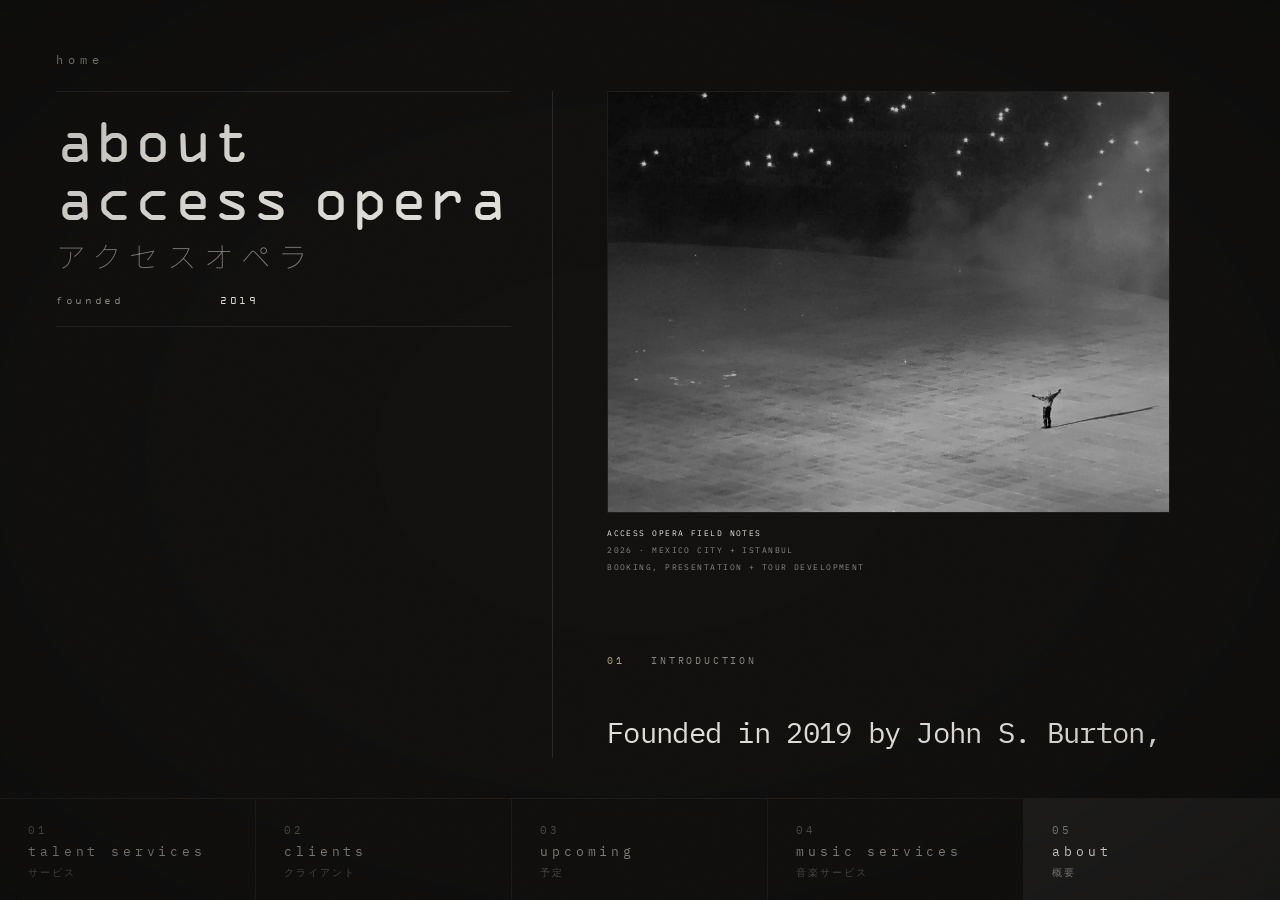
<file: about/index.html>
<!DOCTYPE html>
<html lang="en">
<head>
  <meta charset="UTF-8" />
  <meta name="viewport" content="width=device-width, initial-scale=1.0, maximum-scale=1.0, user-scalable=no" />
  <title>about | access opera</title>
  <meta name="description" content="The story and selected production history of Access Opera, founded by John S. Burton." />
  <meta name="theme-color" content="#121110" />

  <link rel="manifest" href="/site.webmanifest" />
  <link rel="apple-touch-icon" sizes="180x180" href="/apple-touch-icon.png" />
  <link rel="icon" type="image/x-icon" href="/favicon.ico" />
  <link rel="preload" href="/OCR-a___.ttf" as="font" type="font/truetype" crossorigin />
  <link rel="preconnect" href="https://fonts.googleapis.com" />
  <link rel="preconnect" href="https://fonts.gstatic.com" crossorigin />
  <link href="https://fonts.googleapis.com/css2?family=IBM+Plex+Mono:wght@400;500&amp;family=Noto+Sans+JP:wght@100&amp;family=Share+Tech+Mono&amp;display=swap" rel="stylesheet" />
  <link rel="stylesheet" href="/style.css?v=about-title-lowercase" />
</head>
<body class="dark-mode about-page">
  <div id="cursor-dot"></div>

  <div class="loader">
    <div class="loader-inner">access opera</div>
  </div>
  <div class="grain"></div>
  <div class="vignette"></div>

  <div class="page">
    <header class="block-top">
      <a href="/" class="descriptor descriptor-top">home</a>
    </header>

    <main class="block-center about-center">
      <section class="about-layout" aria-labelledby="about-title">
        <div class="about-title-column">
          <div class="about-title-panel">
            <h1 class="about-title" id="about-title">
              <span>about</span>
              <span>access opera</span>
            </h1>
            <div class="about-title-jp" lang="ja">アクセスオペラ</div>
            <div class="about-title-meta" aria-label="About Access Opera details">
              <div>founded</div>
              <div>2019</div>
            </div>
          </div>
        </div>
        <div class="about-content-column" id="about-content" tabindex="0" aria-label="About Access Opera history">
          <div class="about-content-inner">
            <section class="about-section about-introduction about-reveal" aria-labelledby="about-introduction-title">
              <figure class="about-media about-media-feature">
                <video autoplay muted loop playsinline preload="metadata" poster="/front.jpg" aria-label="Access Opera production film">
                  <source src="/01%20ao%20web.mp4" type="video/mp4" />
                </video>
                <figcaption class="about-caption">
                  <span>Access Opera field notes</span>
                  <span>2026 · Mexico City + Istanbul</span>
                  <span>Booking, presentation + tour development</span>
                </figcaption>
              </figure>

              <div class="about-section-heading">
                <span class="about-section-number">01</span>
                <h2 class="about-kicker" id="about-introduction-title">Introduction</h2>
              </div>
              <p class="about-lead">Founded in 2019 by John S. Burton, Access Opera is a global production agency connecting the discipline and scale of classical music with popular music, entertainment and contemporary culture.</p>
            </section>

            <section class="about-section about-reveal" aria-labelledby="about-story-title">
              <div class="about-section-heading">
                <span class="about-section-number">02</span>
                <h2 class="about-kicker" id="about-story-title">The Access Opera Story</h2>
              </div>
              <h3 class="about-section-title">Built between worlds.</h3>
              <div class="about-copy">
                <p>Access Opera began with a simple conviction: classical voices belong inside contemporary culture, not at its edge. Burton’s work as an impresario, producer, curator and talent manager gave the company a point of view across both worlds.</p>
                <p>What began in opera expanded naturally into concerts and touring, artist development, musical casting and major live productions. The through-line remains the same: assemble the right talent and make ambitious ideas real.</p>
              </div>

              <div class="about-media-pair">
                <figure class="about-media about-media-portrait">
                  <img src="/gallery2.jpg" alt="Ye walking toward the stage in Mexico City" loading="lazy" />
                  <figcaption class="about-caption">
                    <span>Ye — Live in Mexico City</span>
                    <span>2026 · Plaza de Toros La México</span>
                    <span>Access Opera — artist booking</span>
                  </figcaption>
                </figure>
                <figure class="about-media about-media-portrait">
                  <img src="/gallery4.jpg" alt="Artists entering the stage at Ye live in Mexico City" loading="lazy" />
                  <figcaption class="about-caption">
                    <span>Ye — Live in Mexico City</span>
                    <span>2026 · Plaza de Toros La México</span>
                    <span>Access Opera — presenting partner</span>
                  </figcaption>
                </figure>
              </div>
            </section>

            <section class="about-section about-history about-reveal" aria-labelledby="about-history-title">
              <div class="about-section-heading">
                <span class="about-section-number">03</span>
                <h2 class="about-kicker" id="about-history-title">Selected History</h2>
              </div>

              <div class="about-timeline">
                <article class="about-timeline-item">
                  <div class="about-timeline-year">2019</div>
                  <div class="about-timeline-copy">
                    <h3>Nebuchadnezzar</h3>
                    <p>Co-produced Ye’s first opera at the Hollywood Bowl in Los Angeles and cast the operatic principals.</p>
                  </div>
                </article>

                <article class="about-timeline-item">
                  <div class="about-timeline-year">2019</div>
                  <div class="about-timeline-copy">
                    <h3>Mary</h3>
                    <p>Co-produced Ye’s second opera at David Geffen Hall, Lincoln Center in New York.</p>
                  </div>
                </article>

                <article class="about-timeline-item">
                  <div class="about-timeline-year">2019—20</div>
                  <div class="about-timeline-copy">
                    <h3>Metropolitan Opera</h3>
                    <p>Produced and hosted the opening-night cast event for <em>Porgy &amp; Bess</em>.</p>
                  </div>
                </article>

                <article class="about-timeline-item">
                  <div class="about-timeline-year">2020—21</div>
                  <div class="about-timeline-copy">
                    <h3>Donda Choir + musical casting</h3>
                    <p>Identified, cast and coordinated classical and vocal talent for contemporary productions, including the development of the Donda Children’s Choir.</p>
                  </div>
                </article>

                <article class="about-timeline-item">
                  <div class="about-timeline-year">2022</div>
                  <div class="about-timeline-copy">
                    <h3>Big Femme Energy Tour</h3>
                    <p>Head of Production for the Live Nation, Femme It Forward and Amazon Live tour.</p>
                  </div>
                </article>

                <article class="about-timeline-item">
                  <div class="about-timeline-year">2025</div>
                  <div class="about-timeline-copy">
                    <h3>Ye Live — Mexico City</h3>
                    <p class="about-timeline-location">Plaza de Toros · Mexico City, Mexico</p>
                    <p>80,000 fans. $11.6M generated in under 24 hours. Booked and produced Ye’s landmark return to global stadium touring.</p>
                  </div>
                </article>

                <article class="about-timeline-item">
                  <div class="about-timeline-year">May 2026</div>
                  <div class="about-timeline-copy">
                    <h3>Ye Live — Istanbul</h3>
                    <p class="about-timeline-location">Atatürk Olympic Stadium · Istanbul, Türkiye</p>
                    <p>70,000+ tickets sold · 110,000+ capacity. On track to be the largest solo rap performance in history. May 30, 2026.</p>
                  </div>
                </article>
              </div>
            </section>

            <section class="about-section about-archive about-reveal" aria-labelledby="about-archive-title">
              <div class="about-section-heading">
                <span class="about-section-number">04</span>
                <h2 class="about-kicker" id="about-archive-title">Image + Video Archive</h2>
              </div>

              <figure class="about-media about-media-wide">
                <video autoplay muted loop playsinline preload="metadata" poster="/gallery5.jpg" aria-label="Ye live at Atatürk Olympic production film">
                  <source src="/YE%20TRAILER.mp4" type="video/mp4" />
                </video>
                <figcaption class="about-caption">
                  <span>Ye — Live at Atatürk Olympic</span>
                  <span>2026 · Istanbul</span>
                  <span>Access Opera — presentation + production development</span>
                </figcaption>
              </figure>

              <figure class="about-media about-media-full">
                <img src="/gallery1.jpg" alt="Wide view of the Ye live production in Mexico City" loading="lazy" />
                <figcaption class="about-caption">
                  <span>Ye — Live in Mexico City</span>
                  <span>2026 · Plaza de Toros La México</span>
                  <span>Access Opera — booking + presentation</span>
                </figcaption>
              </figure>

              <div class="about-media-pair about-media-pair-final">
                <figure class="about-media about-media-portrait">
                  <img src="/gallery3.jpg" alt="Artist performing within the circular Ye stage in Mexico City" loading="lazy" />
                  <figcaption class="about-caption">
                    <span>Ye — Live in Mexico City</span>
                    <span>2026 · Plaza de Toros La México</span>
                    <span>Access Opera — presenting partner</span>
                  </figcaption>
                </figure>
                <figure class="about-media about-media-portrait">
                  <img src="/gallery5.jpg" alt="Vocal performance during Ye live in Mexico City" loading="lazy" />
                  <figcaption class="about-caption">
                    <span>Ye — Live in Mexico City</span>
                    <span>2026 · Plaza de Toros La México</span>
                    <span>Access Opera — presenting partner</span>
                  </figcaption>
                </figure>
              </div>
            </section>

            <section class="about-section about-closing about-reveal" aria-labelledby="about-closing-title">
              <div class="about-section-heading">
                <span class="about-section-number">05</span>
                <h2 class="about-kicker" id="about-closing-title">What Comes Next</h2>
              </div>
              <p class="about-closing-statement">Access Opera continues to develop ambitious productions that connect artists, audiences and cultures—across stages, genres and borders.</p>
              <a class="about-contact-button" href="mailto:inquiry@accessopera.com">
                <span>Direct contact</span>
                <span aria-hidden="true">↗</span>
              </a>
            </section>
          </div>
        </div>
      </section>
    </main>

    <footer class="block-bottom">
      <nav class="nav-slab" aria-label="Main navigation">
        <a href="/#services" class="nav-item">
          <div class="nav-num">01</div>
          <div class="nav-label">talent services</div>
          <div class="nav-jp">サービス</div>
        </a>
        <a href="/#clients" class="nav-item">
          <div class="nav-num">02</div>
          <div class="nav-label">clients</div>
          <div class="nav-jp">クライアント</div>
        </a>
        <a href="/tickets" class="nav-item">
          <div class="nav-num">03</div>
          <div class="nav-label">upcoming</div>
          <div class="nav-jp">予定</div>
        </a>
        <a href="/musicservices" class="nav-item">
          <div class="nav-num">04</div>
          <div class="nav-label">music services</div>
          <div class="nav-jp">音楽サービス</div>
        </a>
        <a href="/about/" class="nav-item active" aria-current="page">
          <div class="nav-num">05</div>
          <div class="nav-label">about</div>
          <div class="nav-jp">概要</div>
        </a>
      </nav>
    </footer>
  </div>

  <script src="/about/about.js" defer></script>
</body>
</html>
</file>
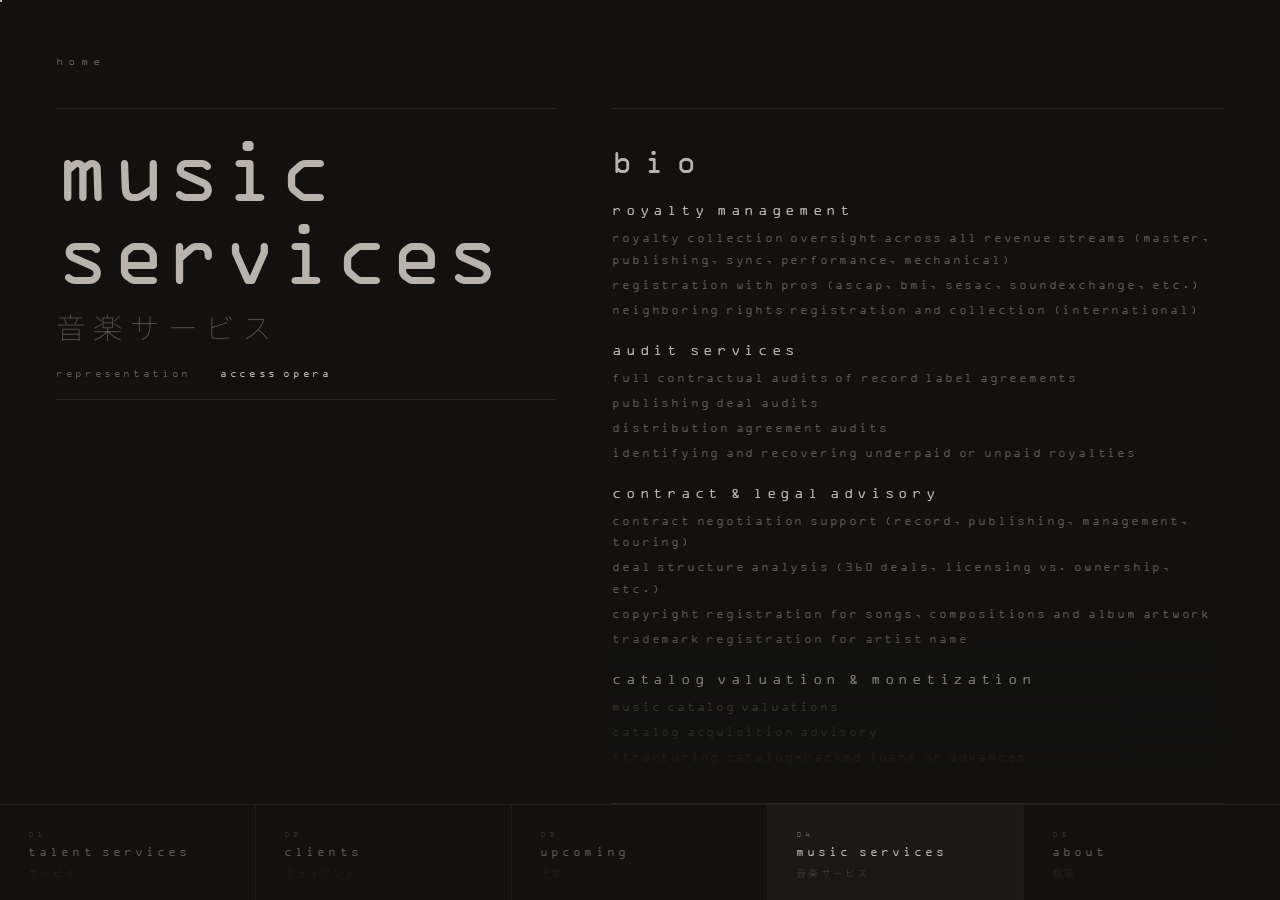
<file: josephkarre/index.html>
<!DOCTYPE html>
<html lang="en">
<head>
<meta charset="UTF-8">
<meta name="viewport" content="width=device-width, initial-scale=1.0">
<meta http-equiv="refresh" content="0; url=/musicservices/">
<title>redirecting | access opera</title>
<link rel="canonical" href="/musicservices/">
</head>
<body>
<script>window.location.replace('/musicservices/');</script>
<a href="/musicservices/">music services</a>
</body>
</html>
</file>
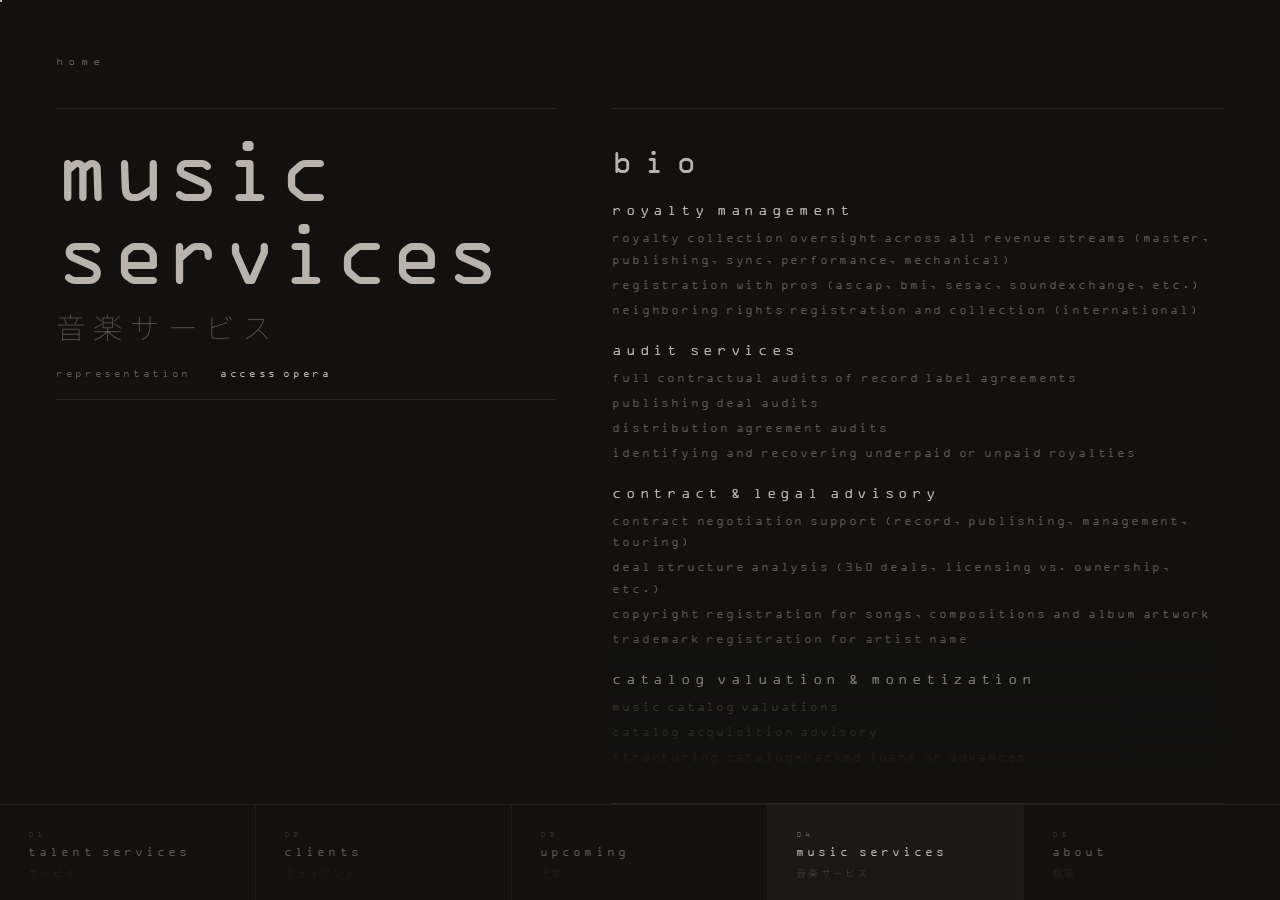
<file: musicservices/index.html>
<!DOCTYPE html>
<html lang="en">
<head>
<meta charset="UTF-8"/>
<meta name="viewport" content="width=device-width, initial-scale=1.0, maximum-scale=1.0, user-scalable=no"/>
<title>music services | access opera</title>
<link rel="preconnect" href="https://fonts.googleapis.com">
<link rel="preconnect" href="https://fonts.gstatic.com" crossorigin>
<link href="https://fonts.googleapis.com/css2?family=Share+Tech+Mono&family=Noto+Sans+JP:wght@100&display=swap" rel="stylesheet">

<style>
@font-face {
  font-family: 'OCR A BT';
  src: url('../OCR-a___.ttf') format('truetype');
  font-weight: normal;
  font-style: normal;
}

*,*::before,*::after{box-sizing:border-box;margin:0;padding:0}

:root{
  --concrete:#b8b4ad;
  --raw:#1a1916;
  --deep:#0d0c0b;
  --void:#121110;
  --dust:#5a574f;
  --form:#2e2c28;
}

html,body{
  width:100vw;height:100vh;
  overflow:hidden;
  background:var(--void);
  cursor:none;
}

body{
  font-family:'OCR A BT','Share Tech Mono','Courier New',monospace;
  color:var(--concrete);
  text-transform:lowercase;
  letter-spacing:0.05em;
  position:relative;
}

.cur{
  position:fixed;top:0;left:0;
  width:4px;height:4px;
  background:var(--concrete);
  pointer-events:none;
  z-index:9999;
  transform:translate(-2px,-2px);
}

.grain{
  position:fixed;inset:0;
  z-index:600;
  pointer-events:none;
  background-image:url("data:image/svg+xml,%3Csvg xmlns='http://www.w3.org/2000/svg' width='400' height='400'%3E%3Cfilter id='g'%3E%3CfeTurbulence type='fractalNoise' baseFrequency='0.85' numOctaves='4' stitchTiles='stitch'/%3E%3CfeColorMatrix type='saturate' values='0'/%3E%3C/filter%3E%3Crect width='400' height='400' filter='url(%23g)' opacity='0.15'/%3E%3C/svg%3E");
  background-size:300px 300px;
  opacity:0.7;
  mix-blend-mode:overlay;
}

.vignette{
  position:fixed;inset:0;z-index:500;pointer-events:none;
  background:radial-gradient(ellipse 80% 80% at 50% 50%, transparent 25%, rgba(7,7,6,0.4) 55%, rgba(4,4,3,0.92) 100%);
}

.bg-word{
  position:fixed;
  top:50%;left:50%;
  transform:translate(-50%,-50%);
  font-size:clamp(88px,13vw,220px);
  font-weight:400;
  letter-spacing:-0.04em;
  color:transparent;
  -webkit-text-stroke:1px rgba(184,180,173,0.045);
  white-space:nowrap;
  pointer-events:none;
  z-index:1;
  user-select:none;
  line-height:1;
}

.mass-line{
  position:fixed;left:0;right:0;
  height:1px;
  background:rgba(184,180,173,0.06);
  pointer-events:none;
  z-index:2;
}

.page{
  position:relative;z-index:10;
  width:100%;height:100vh;
  display:grid;
  grid-template-rows:auto 1fr auto;
}

.block-top{
  padding:48px 56px 0;
  display:flex;
  justify-content:flex-start;
  align-items:flex-start;
  opacity:0;
  animation:appear 3s ease 0.4s forwards;
}

.wordmark-wrap,.open-tag,.home-link,.nav-item{text-decoration:none;cursor:none}
.home-link{
  color:var(--dust);
  font-size:12px;
  letter-spacing:0.45em;
  line-height:2.2;
  transition:color 0.4s ease;
}
.home-link:hover{color:var(--concrete)}
.wordmark{
  font-size:11px;
  letter-spacing:0.45em;
  color:var(--dust);
  line-height:2.2;
  transition:color 0.4s ease;
}
.wordmark-primary{color:var(--concrete);font-size:12px}
.wordmark-jp{
  font-family:'Noto Sans JP',sans-serif;
  font-weight:100;
  font-size:10px;
  color:var(--form);
  letter-spacing:0.32em;
  margin-top:6px;
}
.wordmark-wrap:hover .wordmark,.open-tag:hover{color:var(--concrete)}
.open-tag{
  color:var(--dust);
  font-size:11px;
  letter-spacing:0.28em;
  transition:color 0.4s ease;
}

.block-center{
  display:grid;
  grid-template-columns:minmax(280px,0.9fr) minmax(360px,1.1fr);
  gap:56px;
  align-items:start;
  padding:34px 56px 0;
  min-height:0;
  overflow-y:hidden;
  overflow-x:hidden;
}

.profile-column{
  display:flex;
  flex-direction:column;
  gap:24px;
  min-width:0;
}

.profile-panel{
  border-top:1px solid rgba(184,180,173,0.12);
  border-bottom:1px solid rgba(184,180,173,0.12);
  padding:18px 0 20px;
  opacity:0;
  animation:massReveal 1.8s ease 0.8s forwards;
}

.profile-kicker{
  color:var(--form);
  font-size:clamp(16px,1.8vw,24px);
  letter-spacing:0.36em;
  margin-bottom:12px;
}

.profile-title{
  font-size:clamp(42px,6.8vw,90px);
  font-weight:400;
  line-height:0.95;
  letter-spacing:0.02em;
}

.profile-jp{
  font-family:'Noto Sans JP',sans-serif;
  font-weight:100;
  font-size:clamp(18px,2.3vw,34px);
  color:var(--dust);
  letter-spacing:0.28em;
  margin-top:12px;
}

.profile-meta{
  display:grid;
  grid-template-columns:140px 1fr;
  gap:12px 24px;
  width:min(520px,100%);
  margin-top:20px;
  color:var(--dust);
  font-size:11px;
  letter-spacing:0.24em;
}

.profile-meta div:nth-child(even){color:var(--concrete)}

.bio-panel{
  position:relative;
  align-self:stretch;
  border-top:1px solid rgba(184,180,173,0.12);
  border-bottom:1px solid rgba(184,180,173,0.12);
  padding:34px 0 38px;
  overflow-y:auto;
  overflow-x:hidden;
  scrollbar-width:none;
  opacity:0;
  animation:massReveal 1.8s ease 1s forwards;
}
.bio-panel::-webkit-scrollbar{display:none}
.bio-panel::after{
  content:'';
  position:sticky;
  display:block;
  bottom:-38px;
  height:180px;
  margin-top:-180px;
  background:linear-gradient(to bottom, rgba(18,17,16,0), rgba(18,17,16,0.42) 36%, #121110 88%);
  pointer-events:none;
}

.bio-kicker{
  color:var(--concrete);
  font-size:clamp(22px,2.6vw,38px);
  letter-spacing:0.32em;
  margin-bottom:22px;
}

.bio-title{
  color:var(--dust);
  font-size:clamp(13px,1.2vw,17px);
  letter-spacing:0.24em;
  line-height:1.65;
  margin-bottom:24px;
}

.bio-section{
  margin-top:20px;
}

.bio-section h2{
  color:var(--concrete);
  font-size:clamp(13px,1.2vw,17px);
  font-weight:400;
  letter-spacing:0.24em;
  margin-bottom:10px;
}

.bio-section ul{
  list-style:none;
  color:var(--dust);
  font-size:clamp(12px,1vw,14px);
  letter-spacing:0.14em;
  line-height:1.65;
}

.bio-section li + li{margin-top:4px}

.nav-slab{
  display:grid;
  grid-template-columns:repeat(5,1fr);
  border-top:1px solid rgba(184,180,173,0.08);
}
.nav-item{
  position:relative;
  display:flex;
  flex-direction:column;
  justify-content:center;
  padding:24px clamp(14px,2.2vw,42px) 20px;
  color:var(--dust);
  border-right:1px solid rgba(184,180,173,0.06);
  overflow:hidden;
  transition:color 0.8s ease;
}
.nav-item:last-child{border-right:none}
.nav-item::before{
  content:'';
  position:absolute;
  bottom:0;left:0;right:0;height:0;
  background:var(--raw);
  transition:height 0.6s cubic-bezier(0.76,0,0.24,1);
  z-index:0;
}
.nav-item:hover::before,.nav-item.active::before{height:100%}
.nav-item:hover,.nav-item.active{color:var(--concrete)}
.nav-num,.nav-label,.nav-jp{position:relative;z-index:1}
.nav-num{
  font-size:9px;
  letter-spacing:0.3em;
  color:var(--form);
  margin-bottom:6px;
  transition:color 0.6s ease;
}
.nav-label{
  font-size:clamp(10px,1vw,15px);
  letter-spacing:0.24em;
}
.nav-jp{
  font-family:'Noto Sans JP',sans-serif;
  font-weight:100;
  font-size:10px;
  letter-spacing:0.22em;
  color:var(--form);
  margin-top:6px;
  transition:color 0.6s ease;
}
.nav-item:hover .nav-num,.nav-item:hover .nav-jp,.nav-item.active .nav-num,.nav-item.active .nav-jp{color:var(--dust)}

@keyframes appear{
  from{opacity:0;transform:translateY(8px)}
  to{opacity:1;transform:translateY(0)}
}
@keyframes massReveal{
  0%{opacity:0;transform:translateY(15px);filter:blur(8px)}
  100%{opacity:1;transform:translateY(0);filter:blur(0)}
}
@media(max-width:850px){
  body{cursor:auto}.cur{display:none}
  html,body{height:100dvh}
  .block-top,.block-center{padding-left:28px;padding-right:28px}
  .block-top{padding-top:32px}
  .block-center{grid-template-columns:1fr;gap:28px;align-items:flex-start;padding-top:28px;padding-bottom:44px;overflow-y:auto}
  .profile-column{gap:24px}
  .profile-panel{padding:28px 0 32px}
  .profile-title{font-size:clamp(42px,16vw,78px)}
  .profile-meta{grid-template-columns:1fr;gap:8px;margin-top:34px}
  .bio-panel{align-self:auto;overflow:visible;padding:28px 0 32px}
  .bio-panel::after{display:none}
  .bio-kicker{font-size:clamp(22px,8vw,34px)}
  .bio-title,.bio-section h2{font-size:clamp(13px,4vw,17px)}
  .bio-section ul{font-size:clamp(12px,3.6vw,14px);letter-spacing:0.1em}
  .nav-slab{
    grid-template-columns:repeat(5,1fr);
  }
  .nav-item{
    padding:16px 4px 14px;
    align-items:center;
    text-align:center;
    border-right:1px solid rgba(184,180,173,0.06);
  }
  .nav-item:nth-child(2){border-right:1px solid rgba(184,180,173,0.06)}
  .nav-item:nth-child(3),.nav-item:nth-child(4){border-top:none}
  .nav-num{
    margin-bottom:4px;
    font-size:9px;
  }
  .nav-label{
    font-size:clamp(8px,2.4vw,11px);
    letter-spacing:0.1em;
    line-height:1.25;
    text-align:center;
    overflow-wrap:anywhere;
  }
  .nav-jp{
    margin-top:4px;
    font-size:8px;
    text-align:center;
  }
  .bg-word{font-size:24vw}
}
</style>
</head>
<body>

<div class="cur" id="cur"></div>

<div class="page">
  <header class="block-top">
    <a href="../index.html" class="home-link">home</a>
  </header>

  <main class="block-center">
    <div class="profile-column">
      <section class="profile-panel" aria-labelledby="profile-title">
        <h1 class="profile-title" id="profile-title">music<br>services</h1>
        <div class="profile-jp">音楽サービス</div>
        <div class="profile-meta" aria-label="profile details">
          <div>representation</div>
          <div>access opera</div>
        </div>
      </section>
    </div>

    <section class="bio-panel" aria-labelledby="bio-title">
      <div class="bio-kicker" id="bio-title">bio</div>

      <section class="bio-section">
        <h2>Royalty Management</h2>
        <ul>
          <li>Royalty collection oversight across all revenue streams (master, publishing, sync, performance, mechanical)</li>
          <li>Registration with PROs (ASCAP, BMI, SESAC, SoundExchange, etc.)</li>
          <li>Neighboring rights registration and collection (international)</li>
        </ul>
      </section>

      <section class="bio-section">
        <h2>Audit Services</h2>
        <ul>
          <li>Full contractual audits of record label agreements</li>
          <li>Publishing deal audits</li>
          <li>Distribution agreement audits</li>
          <li>Identifying and recovering underpaid or unpaid royalties</li>
        </ul>
      </section>

      <section class="bio-section">
        <h2>Contract &amp; Legal Advisory</h2>
        <ul>
          <li>Contract negotiation support (record, publishing, management, touring)</li>
          <li>Deal structure analysis (360 deals, licensing vs. ownership, etc.)</li>
          <li>Copyright registration for songs, compositions and album artwork</li>
          <li>Trademark registration for artist name</li>
        </ul>
      </section>

      <section class="bio-section">
        <h2>Catalog Valuation &amp; Monetization</h2>
        <ul>
          <li>Music catalog valuations</li>
          <li>Catalog acquisition advisory</li>
          <li>Structuring catalog-backed loans or advances</li>
        </ul>
      </section>

      <section class="bio-section">
        <h2>Funding &amp; Investment</h2>
        <ul>
          <li>Advances against future royalties</li>
          <li>Revenue-based financing</li>
          <li>Tour and project funding</li>
          <li>Co-investment in recordings and releases</li>
        </ul>
      </section>
    </section>
  </main>

  <footer class="block-bottom">
    <nav class="nav-slab">
      <a href="../index.html#services" class="nav-item">
        <div class="nav-num">01</div>
        <div class="nav-label">talent services</div>
        <div class="nav-jp">サービス</div>
      </a>
      <a href="../index.html#clients" class="nav-item">
        <div class="nav-num">02</div>
        <div class="nav-label">clients</div>
        <div class="nav-jp">クライアント</div>
      </a>
      <a href="/tickets" class="nav-item">
        <div class="nav-num">03</div>
        <div class="nav-label">upcoming</div>
        <div class="nav-jp">予定</div>
      </a>
      <a href="/musicservices" class="nav-item active">
        <div class="nav-num">04</div>
        <div class="nav-label">music services</div>
        <div class="nav-jp">音楽サービス</div>
      </a>
      <a href="/about/" class="nav-item">
        <div class="nav-num">05</div>
        <div class="nav-label">about</div>
        <div class="nav-jp">概要</div>
      </a>
    </nav>
  </footer>
</div>

<script>
const cur = document.getElementById('cur');
document.addEventListener('mousemove', e => {
  if (cur) cur.style.transform = `translate(${e.clientX - 2}px,${e.clientY - 2}px)`;
});
</script>
</body>
</html>
</file>
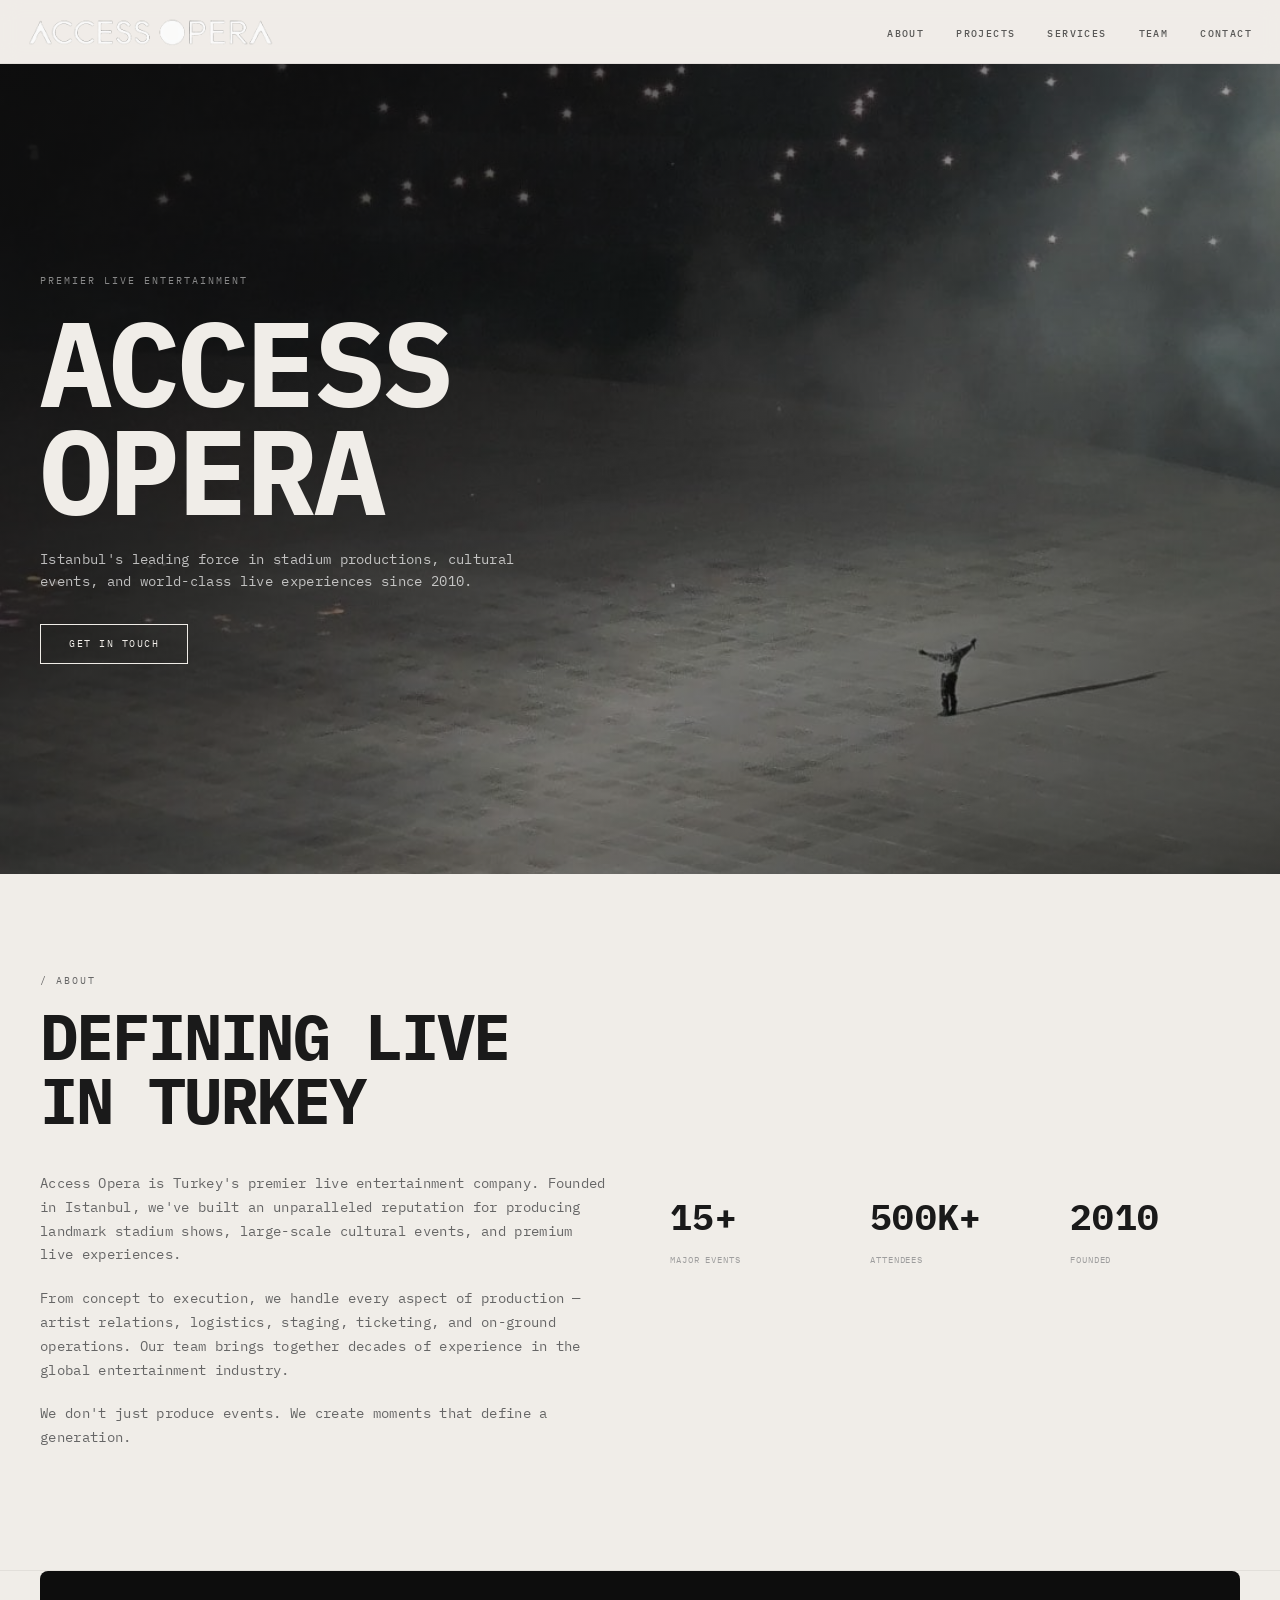
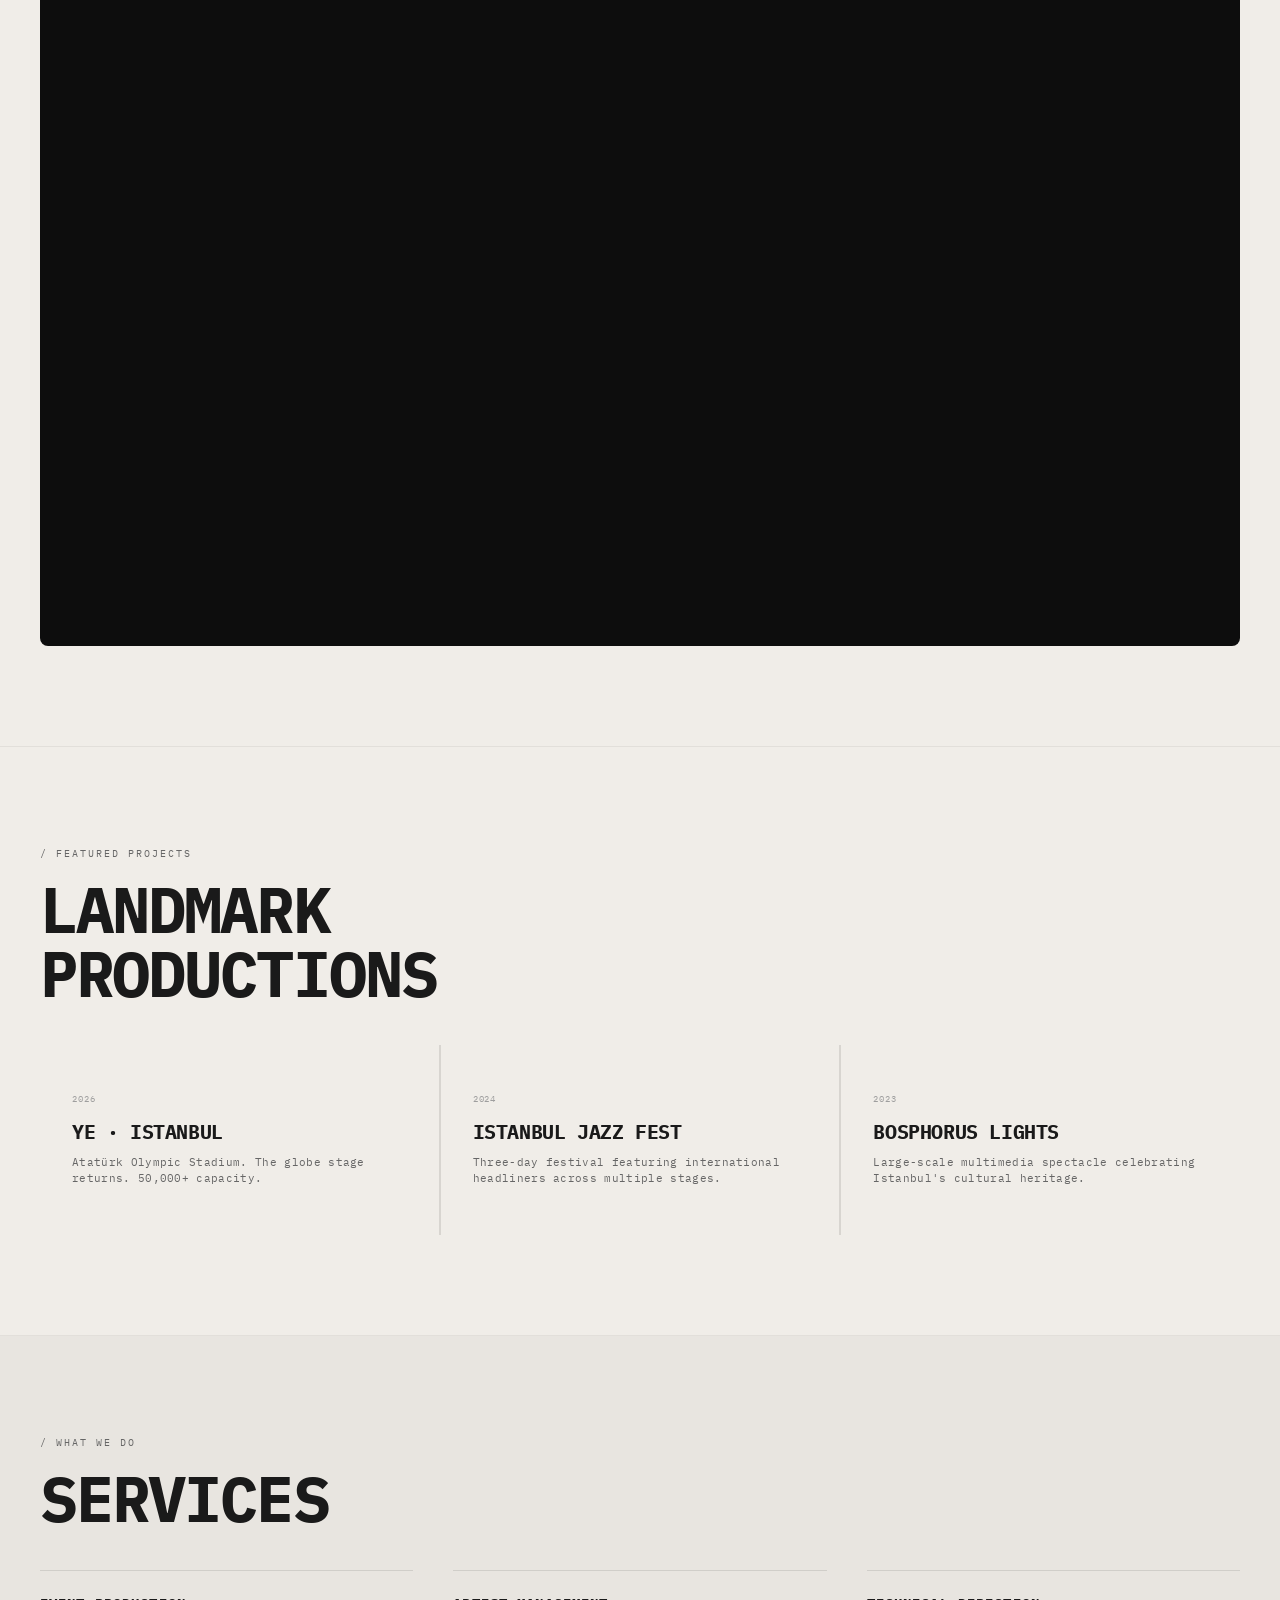
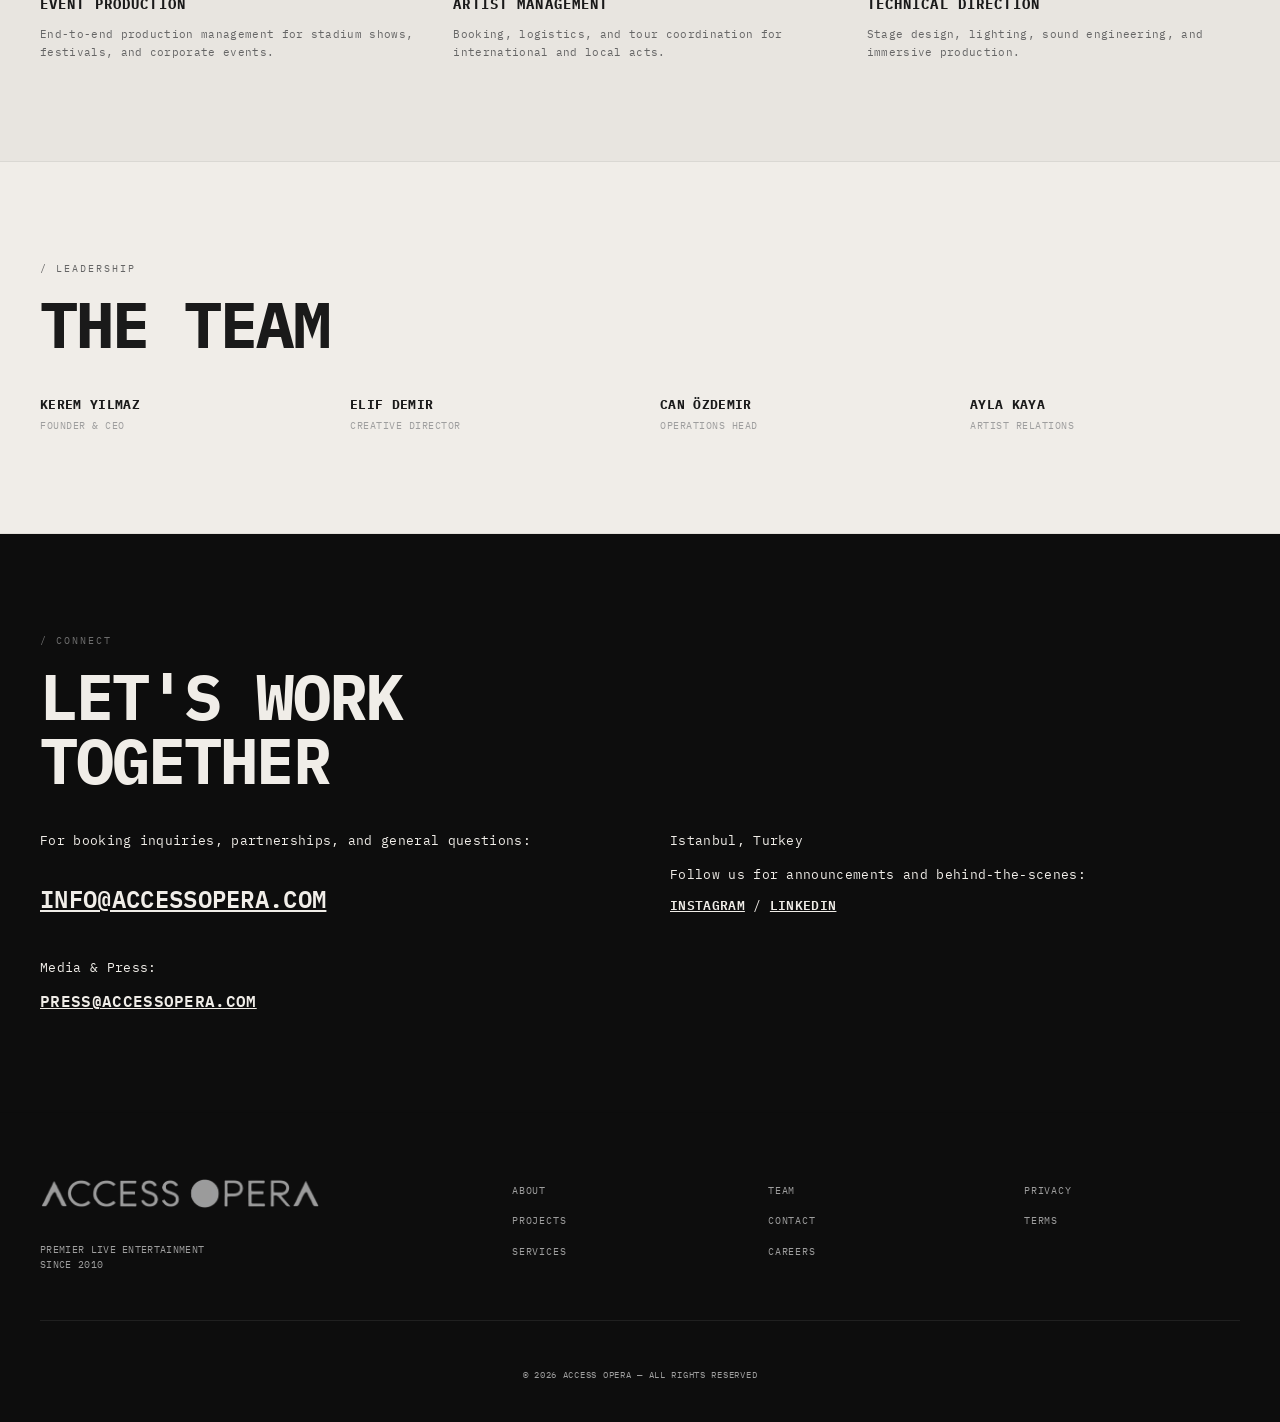
<file: ac.html>
<!DOCTYPE html>
<html lang="en">
<head>
<meta charset="UTF-8" />
<meta name="viewport" content="width=device-width, initial-scale=1.0, maximum-scale=1.0, user-scalable=no" />
<title>Access Opera — Live Entertainment | Istanbul</title>
<meta name="description" content="Access Opera is Turkey's premier live entertainment company. Producing landmark stadium shows, cultural events, and world-class experiences since 2010." />
<meta property="og:title" content="Access Opera — Live Entertainment" />
<meta property="og:description" content="Turkey's premier live entertainment company." />
<meta property="og:type" content="website" />
<meta name="theme-color" content="#0D0D0D" />

<link rel="preconnect" href="https://fonts.googleapis.com" />
<link rel="preconnect" href="https://fonts.gstatic.com" crossorigin />
<link href="https://fonts.googleapis.com/css2?family=IBM+Plex+Mono:wght@400;500;600;700&display=swap" rel="stylesheet" />

<style>
*, *::before, *::after { box-sizing: border-box; margin: 0; padding: 0; }

:root {
  --cream: #F0EDE8;
  --off-black: #1A1A1A;
  --void: #0D0D0D;
  --concrete: #9E9E9E;
  --steel: #666666;
}

html {
  background: var(--cream);
  scroll-behavior: smooth;
  -webkit-font-smoothing: antialiased;
}

body {
  font-family: 'IBM Plex Mono', monospace;
  background: var(--cream);
  color: var(--off-black);
  line-height: 1.4;
  letter-spacing: 0.02em;
  overflow-x: hidden;
  cursor: crosshair;
}

/* PRELOADER */
.preloader {
  position: fixed;
  inset: 0;
  background: var(--cream);
  z-index: 10000;
  display: flex;
  flex-direction: column;
  align-items: center;
  justify-content: center;
  gap: 24px;
  transition: opacity 0.8s ease, transform 0.8s cubic-bezier(0.16, 1, 0.3, 1);
  cursor: crosshair;
}
.preloader.hidden { opacity: 0; transform: scale(1.04); pointer-events: none; }
.preloader-logo {
  height: 64px;
  width: auto;
  opacity: 0.6;
  animation: preloader-pulse 1.8s ease-in-out infinite;
}
.preloader-divider {
  width: 40px;
  height: 1px;
  background: rgba(0,0,0,0.15);
}
.preloader-text {
  font-size: 9px;
  letter-spacing: 0.3em;
  text-transform: uppercase;
  color: var(--steel);
}
@keyframes preloader-pulse {
  0%, 100% { opacity: 0.3; transform: scale(0.96); }
  50% { opacity: 0.8; transform: scale(1); }
}

/* NAV */
.nav-bar {
  position: fixed;
  top: 0; left: 0; right: 0;
  z-index: 999;
  background: rgba(240,237,232,0.95);
  backdrop-filter: blur(10px);
  border-bottom: 1px solid rgba(0,0,0,0.06);
  display: flex;
  align-items: center;
  justify-content: space-between;
  padding: 0 28px;
  height: 64px;
}
.nav-logo-img { height: 28px; width: auto; display: block; opacity: 0.85; }
.nav-menu { display: flex; gap: 32px; list-style: none; align-items: center; }
.nav-menu a, .nav-menu .nav-btn {
  font-family: 'IBM Plex Mono', monospace;
  font-size: 10px; text-transform: uppercase;
  letter-spacing: 0.14em;
  text-decoration: none;
  color: var(--off-black);
  padding: 4px 0;
  border: none;
  border-bottom: 1px solid transparent;
  transition: border-color 0.2s, opacity 0.2s;
  font-weight: 500;
  opacity: 0.7;
  cursor: crosshair;
  background: none;
}
.nav-menu a:hover, .nav-menu .nav-btn:hover { border-bottom: 1px solid var(--off-black); opacity: 1; }
.mobile-menu-btn { display: none; background: none; border: none; font-size: 24px; cursor: crosshair; color: var(--off-black); padding: 8px; }

/* HERO */
.hero-section {
  margin-top: 64px;
  min-height: 90vh;
  display: flex;
  align-items: center;
  position: relative;
  background: var(--void);
  overflow: hidden;
}
.hero-bg { position: absolute; inset: 0; z-index: 1; }
.hero-bg img { width: 100%; height: 100%; object-fit: cover; }
.hero-bg .desktop-img { display: block; }
.hero-bg .mobile-img { display: none; }
.hero-gradient {
  position: absolute; inset: 0;
  background: linear-gradient(135deg, rgba(13,13,13,0.92) 0%, rgba(13,13,13,0.4) 60%, rgba(13,13,13,0.7) 100%);
  z-index: 2;
}
.hero-text { position: relative; z-index: 3; padding: 80px 40px; max-width: 800px; }
.hero-badge {
  font-size: 10px;
  letter-spacing: 0.2em;
  color: rgba(255,255,255,0.5);
  text-transform: uppercase;
  margin-bottom: 20px;
  opacity: 0;
  animation: fade-up 0.8s 0.1s forwards;
}
.hero-title {
  font-size: clamp(48px, 10vw, 120px);
  font-weight: 700;
  color: #F0EDE8;
  line-height: 0.9;
  letter-spacing: -0.03em;
  margin-bottom: 24px;
  opacity: 0;
  animation: fade-up 0.8s 0.2s forwards;
}
.hero-sub {
  font-size: 14px;
  color: rgba(255,255,255,0.7);
  line-height: 1.6;
  max-width: 500px;
  margin-bottom: 32px;
  opacity: 0;
  animation: fade-up 0.8s 0.35s forwards;
}
.hero-btn {
  display: inline-block;
  font-size: 10px;
  letter-spacing: 0.15em;
  text-transform: uppercase;
  color: var(--cream);
  background: transparent;
  border: 1px solid var(--cream);
  padding: 12px 28px;
  text-decoration: none;
  transition: all 0.3s ease;
  cursor: crosshair;
  opacity: 0;
  animation: fade-up 0.8s 0.5s forwards;
}
.hero-btn:hover { background: var(--cream); color: var(--void); }
@keyframes fade-up {
  from { opacity: 0; transform: translateY(30px); }
  to { opacity: 1; transform: translateY(0); }
}

/* SECTIONS */
.section-block { padding: 100px 40px; border-bottom: 1px solid rgba(0,0,0,0.06); }
.section-container { max-width: 1280px; margin: 0 auto; }
.section-label {
  font-size: 10px;
  letter-spacing: 0.2em;
  text-transform: uppercase;
  color: var(--steel);
  margin-bottom: 16px;
}
.section-title {
  font-size: clamp(36px, 6vw, 64px);
  font-weight: 700;
  letter-spacing: -0.03em;
  line-height: 1;
  margin-bottom: 40px;
}
.reveal {
  opacity: 0;
  transform: translateY(40px);
  transition: opacity 0.8s ease, transform 0.8s cubic-bezier(0.16, 1, 0.3, 1);
}
.reveal.visible { opacity: 1; transform: translateY(0); }

/* ABOUT GRID */
.about-grid { display: grid; grid-template-columns: 1fr 1fr; gap: 60px; }
.about-text p {
  font-size: 14px;
  line-height: 1.7;
  color: var(--steel);
  margin-bottom: 20px;
}
.stats-grid { display: grid; grid-template-columns: repeat(3, 1fr); gap: 30px; margin-top: 20px; }
.stat-number {
  font-size: 36px;
  font-weight: 700;
  color: var(--off-black);
  display: block;
  margin-bottom: 4px;
}
.stat-label {
  font-size: 9px;
  letter-spacing: 0.1em;
  text-transform: uppercase;
  color: var(--concrete);
}

/* SHOWREEL */
.showreel-box {
  background: var(--void);
  border-radius: 8px;
  overflow: hidden;
  aspect-ratio: 16/9;
  display: flex;
  align-items: center;
  justify-content: center;
}
.showreel-box iframe { width: 100%; height: 100%; border: none; }

/* PROJECTS */
.projects-grid { display: grid; grid-template-columns: repeat(3, 1fr); gap: 2px; background: rgba(0,0,0,0.1); }
.project-card {
  background: var(--cream);
  padding: 48px 32px;
  transition: background 0.3s ease;
  text-decoration: none;
  color: var(--off-black);
  display: block;
}
.project-card:hover { background: #e8e5e0; }
.project-year {
  font-size: 9px;
  letter-spacing: 0.1em;
  color: var(--concrete);
  text-transform: uppercase;
  margin-bottom: 12px;
}
.project-name {
  font-size: 20px;
  font-weight: 700;
  letter-spacing: -0.02em;
  margin-bottom: 8px;
}
.project-desc {
  font-size: 11px;
  color: var(--steel);
  line-height: 1.5;
}

/* SERVICES */
.services-grid { display: grid; grid-template-columns: repeat(3, 1fr); gap: 40px; }
.service-item { border-top: 1px solid rgba(0,0,0,0.1); padding-top: 24px; }
.service-title {
  font-size: 14px;
  font-weight: 700;
  text-transform: uppercase;
  letter-spacing: 0.08em;
  margin-bottom: 12px;
}
.service-desc {
  font-size: 11px;
  color: var(--steel);
  line-height: 1.6;
}

/* TEAM */
.team-grid { display: grid; grid-template-columns: repeat(4, 1fr); gap: 40px; }
.team-card { text-align: left; }
.team-name {
  font-size: 13px;
  font-weight: 700;
  margin-bottom: 4px;
}
.team-role {
  font-size: 10px;
  color: var(--concrete);
  letter-spacing: 0.05em;
  text-transform: uppercase;
}

/* CONTACT */
.contact-layout { display: grid; grid-template-columns: 1fr 1fr; gap: 60px; }
.contact-info p { margin-bottom: 12px; font-size: 13px; }
.contact-info a {
  color: var(--off-black);
  text-decoration: underline;
  font-weight: 600;
}
.contact-email {
  font-size: 24px;
  font-weight: 700;
  text-decoration: none;
  color: var(--off-black);
  display: inline-block;
  margin: 20px 0;
}
.contact-email:hover { opacity: 0.6; }

/* FOOTER */
.footer-section {
  background: var(--void);
  color: var(--concrete);
  padding: 64px 40px 40px;
}
.footer-grid { display: grid; grid-template-columns: 2fr 1fr 1fr 1fr; gap: 40px; max-width: 1280px; margin: 0 auto; }
.footer-logo-img { height: 32px; width: auto; opacity: 0.6; margin-bottom: 16px; }
.footer-tagline { font-size: 10px; line-height: 1.5; margin-top: 12px; }
.footer-links { list-style: none; }
.footer-links li { margin-bottom: 8px; }
.footer-links a, .footer-links button {
  color: var(--concrete);
  text-decoration: none;
  font-size: 10px;
  letter-spacing: 0.08em;
  text-transform: uppercase;
  background: none;
  border: none;
  cursor: crosshair;
}
.footer-links a:hover, .footer-links button:hover { opacity: 0.6; }
.footer-bottom {
  text-align: center;
  padding-top: 48px;
  margin-top: 48px;
  border-top: 1px solid rgba(255,255,255,0.08);
  font-size: 9px;
  letter-spacing: 0.08em;
}

/* SCANLINES */
.scanlines {
  position: fixed;
  inset: 0;
  pointer-events: none;
  z-index: 9999;
  opacity: 0.02;
  background: repeating-linear-gradient(0deg, transparent, transparent 2px, rgba(0,0,0,0.03) 2px, rgba(0,0,0,0.03) 4px);
}

/* MOBILE */
@media (max-width: 767px) {
  .hero-bg .desktop-img { display: none; }
  .hero-bg .mobile-img { display: block; }
  .hero-text { padding: 60px 24px; }
  .hero-title { font-size: clamp(40px, 12vw, 70px); }
  
  .section-block { padding: 60px 24px; }
  .about-grid { grid-template-columns: 1fr; gap: 40px; }
  .projects-grid { grid-template-columns: 1fr; }
  .services-grid { grid-template-columns: 1fr; gap: 24px; }
  .team-grid { grid-template-columns: 1fr 1fr; gap: 24px; }
  .contact-layout { grid-template-columns: 1fr; gap: 40px; }
  .footer-grid { grid-template-columns: 1fr; gap: 32px; }
  
  .nav-menu { display: none; }
  .nav-menu.open {
    display: flex; flex-direction: column;
    position: fixed; top: 64px; left: 0; right: 0;
    background: var(--cream); padding: 28px 24px;
    border-bottom: 1px solid rgba(0,0,0,0.08); gap: 18px; z-index: 998;
  }
  .mobile-menu-btn { display: block; }
}

@media (min-width: 768px) and (max-width: 1023px) {
  .projects-grid { grid-template-columns: repeat(2, 1fr); }
  .team-grid { grid-template-columns: repeat(2, 1fr); }
}
</style>
</head>

<body>

<div class="preloader" id="preloader">
  <img src="opera.png" alt="Access Opera" class="preloader-logo" />
  <div class="preloader-divider"></div>
  <div class="preloader-text">EST. 2010</div>
</div>
<div class="scanlines"></div>

<nav class="nav-bar">
  <img src="opera.png" alt="Access Opera" class="nav-logo-img" />
  <button class="mobile-menu-btn" id="menuBtn" aria-label="Menu">☰</button>
  <ul class="nav-menu" id="navMenu">
    <li><a href="#about">ABOUT</a></li>
    <li><a href="#projects">PROJECTS</a></li>
    <li><a href="#services">SERVICES</a></li>
    <li><a href="#team">TEAM</a></li>
    <li><a href="#contact">CONTACT</a></li>
  </ul>
</nav>

<section class="hero-section">
  <div class="hero-bg">
    <img src="front.jpg" alt="Access Opera" class="desktop-img" />
    <img src="front-mobile.jpg" alt="Access Opera" class="mobile-img" />
  </div>
  <div class="hero-gradient"></div>
  <div class="hero-text">
    <div class="hero-badge">PREMIER LIVE ENTERTAINMENT</div>
    <h1 class="hero-title">ACCESS<br>OPERA</h1>
    <p class="hero-sub">Istanbul's leading force in stadium productions, cultural events, and world-class live experiences since 2010.</p>
    <a href="#contact" class="hero-btn">GET IN TOUCH</a>
  </div>
</section>

<div class="reveal">
<section id="about" class="section-block">
  <div class="section-container">
    <div class="section-label">/ ABOUT</div>
    <h2 class="section-title">DEFINING LIVE<br>IN TURKEY</h2>
    <div class="about-grid">
      <div class="about-text">
        <p>Access Opera is Turkey's premier live entertainment company. Founded in Istanbul, we've built an unparalleled reputation for producing landmark stadium shows, large-scale cultural events, and premium live experiences.</p>
        <p>From concept to execution, we handle every aspect of production — artist relations, logistics, staging, ticketing, and on-ground operations. Our team brings together decades of experience in the global entertainment industry.</p>
        <p>We don't just produce events. We create moments that define a generation.</p>
      </div>
      <div class="stats-grid">
        <div><span class="stat-number">15+</span><span class="stat-label">Major Events</span></div>
        <div><span class="stat-number">500K+</span><span class="stat-label">Attendees</span></div>
        <div><span class="stat-number">2010</span><span class="stat-label">Founded</span></div>
      </div>
    </div>
  </div>
</section>
</div>

<div class="reveal">
<section id="showreel" class="section-block" style="padding-top: 0;">
  <div class="section-container">
    <div class="showreel-box">
      <iframe src="https://www.youtube.com/embed/dQw4w9WgXcQ?autoplay=0&controls=1" title="Access Opera Showreel" frameborder="0" allow="accelerometer; autoplay; clipboard-write; encrypted-media; gyroscope; picture-in-picture" allowfullscreen></iframe>
    </div>
  </div>
</section>
</div>

<div class="reveal">
<section id="projects" class="section-block">
  <div class="section-container">
    <div class="section-label">/ FEATURED PROJECTS</div>
    <h2 class="section-title">LANDMARK<br>PRODUCTIONS</h2>
    <div class="projects-grid">
      <div class="project-card">
        <div class="project-year">2026</div>
        <div class="project-name">YE · ISTANBUL</div>
        <div class="project-desc">Atatürk Olympic Stadium. The globe stage returns. 50,000+ capacity.</div>
      </div>
      <div class="project-card">
        <div class="project-year">2024</div>
        <div class="project-name">ISTANBUL JAZZ FEST</div>
        <div class="project-desc">Three-day festival featuring international headliners across multiple stages.</div>
      </div>
      <div class="project-card">
        <div class="project-year">2023</div>
        <div class="project-name">BOSPHORUS LIGHTS</div>
        <div class="project-desc">Large-scale multimedia spectacle celebrating Istanbul's cultural heritage.</div>
      </div>
    </div>
  </div>
</section>
</div>

<div class="reveal">
<section id="services" class="section-block" style="background: #e8e5e0;">
  <div class="section-container">
    <div class="section-label">/ WHAT WE DO</div>
    <h2 class="section-title">SERVICES</h2>
    <div class="services-grid">
      <div class="service-item">
        <div class="service-title">Event Production</div>
        <div class="service-desc">End-to-end production management for stadium shows, festivals, and corporate events.</div>
      </div>
      <div class="service-item">
        <div class="service-title">Artist Management</div>
        <div class="service-desc">Booking, logistics, and tour coordination for international and local acts.</div>
      </div>
      <div class="service-item">
        <div class="service-title">Technical Direction</div>
        <div class="service-desc">Stage design, lighting, sound engineering, and immersive production.</div>
      </div>
    </div>
  </div>
</section>
</div>

<div class="reveal">
<section id="team" class="section-block">
  <div class="section-container">
    <div class="section-label">/ LEADERSHIP</div>
    <h2 class="section-title">THE TEAM</h2>
    <div class="team-grid">
      <div class="team-card">
        <div class="team-name">KEREM YILMAZ</div>
        <div class="team-role">FOUNDER & CEO</div>
      </div>
      <div class="team-card">
        <div class="team-name">ELIF DEMIR</div>
        <div class="team-role">CREATIVE DIRECTOR</div>
      </div>
      <div class="team-card">
        <div class="team-name">CAN ÖZDEMIR</div>
        <div class="team-role">OPERATIONS HEAD</div>
      </div>
      <div class="team-card">
        <div class="team-name">AYLA KAYA</div>
        <div class="team-role">ARTIST RELATIONS</div>
      </div>
    </div>
  </div>
</section>
</div>

<div class="reveal">
<section id="contact" class="section-block" style="background: var(--void); color: var(--cream);">
  <div class="section-container">
    <div class="section-label" style="color: rgba(255,255,255,0.4);">/ CONNECT</div>
    <h2 class="section-title" style="color: var(--cream);">LET'S WORK<br>TOGETHER</h2>
    <div class="contact-layout">
      <div class="contact-info">
        <p>For booking inquiries, partnerships, and general questions:</p>
        <a href="mailto:info@accessopera.com" class="contact-email" style="color: var(--cream);">INFO@ACCESSOPERA.COM</a>
        <p style="margin-top: 24px;">Media & Press:</p>
        <a href="mailto:press@accessopera.com" style="color: var(--cream); text-decoration: underline;">PRESS@ACCESSOPERA.COM</a>
      </div>
      <div class="contact-info">
        <p>Istanbul, Turkey</p>
        <p style="margin-top: 16px;">Follow us for announcements and behind-the-scenes:</p>
        <p style="margin-top: 8px;">
          <a href="#" style="color: var(--cream); text-decoration: underline;">INSTAGRAM</a> / 
          <a href="#" style="color: var(--cream); text-decoration: underline;">LINKEDIN</a>
        </p>
      </div>
    </div>
  </div>
</section>
</div>

<footer class="footer-section">
  <div class="footer-grid">
    <div>
      <img src="opera.png" alt="Access Opera" class="footer-logo-img" />
      <div class="footer-tagline">PREMIER LIVE ENTERTAINMENT<br>SINCE 2010</div>
    </div>
    <div>
      <ul class="footer-links">
        <li><a href="#about">ABOUT</a></li>
        <li><a href="#projects">PROJECTS</a></li>
        <li><a href="#services">SERVICES</a></li>
      </ul>
    </div>
    <div>
      <ul class="footer-links">
        <li><a href="#team">TEAM</a></li>
        <li><a href="#contact">CONTACT</a></li>
        <li><a href="#">CAREERS</a></li>
      </ul>
    </div>
    <div>
      <ul class="footer-links">
        <li><a href="#">PRIVACY</a></li>
        <li><a href="#">TERMS</a></li>
      </ul>
    </div>
  </div>
  <div class="footer-bottom">
    <span>© 2026 ACCESS OPERA — ALL RIGHTS RESERVED</span>
  </div>
</footer>

<script>
(function() {
  // PRELOADER
  var preloader = document.getElementById('preloader');
  window.addEventListener('load', function() { 
    setTimeout(function() { 
      preloader.classList.add('hidden'); 
    }, 800); 
  });
  setTimeout(function() { 
    preloader.classList.add('hidden'); 
  }, 3500);

  // MOBILE MENU
  var menuBtn = document.getElementById('menuBtn');
  var navMenu = document.getElementById('navMenu');
  if (menuBtn && navMenu) {
    menuBtn.addEventListener('click', function() { 
      navMenu.classList.toggle('open'); 
    });
    navMenu.querySelectorAll('a').forEach(function(el) { 
      el.addEventListener('click', function() { 
        navMenu.classList.remove('open'); 
      }); 
    });
  }

  // SCROLL REVEAL
  var revealElements = document.querySelectorAll('.reveal');
  var observer = new IntersectionObserver(function(entries) { 
    entries.forEach(function(entry) { 
      if (entry.isIntersecting) {
        entry.target.classList.add('visible');
      }
    }); 
  }, { threshold: 0.12 });
  revealElements.forEach(function(el) { 
    observer.observe(el); 
  });

  // SMOOTH SCROLLING
  document.querySelectorAll('a[href^="#"]').forEach(function(anchor) {
    anchor.addEventListener('click', function(e) {
      var targetId = this.getAttribute('href');
      if (targetId === '#') return;
      var targetElement = document.querySelector(targetId);
      if (targetElement) {
        e.preventDefault();
        var navHeight = 64;
        var targetPosition = targetElement.getBoundingClientRect().top + window.pageYOffset - navHeight;
        window.scrollTo({ top: targetPosition, behavior: 'smooth' });
      }
    });
  });

  // VIDEO PLACEHOLDER WARNING (remove in production)
  var showreelIframe = document.querySelector('.showreel-box iframe');
  if (showreelIframe && showreelIframe.src.includes('dQw4w9WgXcQ')) {
    console.log('⚠️ Replace showreel YouTube URL with actual Access Opera showreel');
  }
})();
</script>
</body>
</html>
</file>
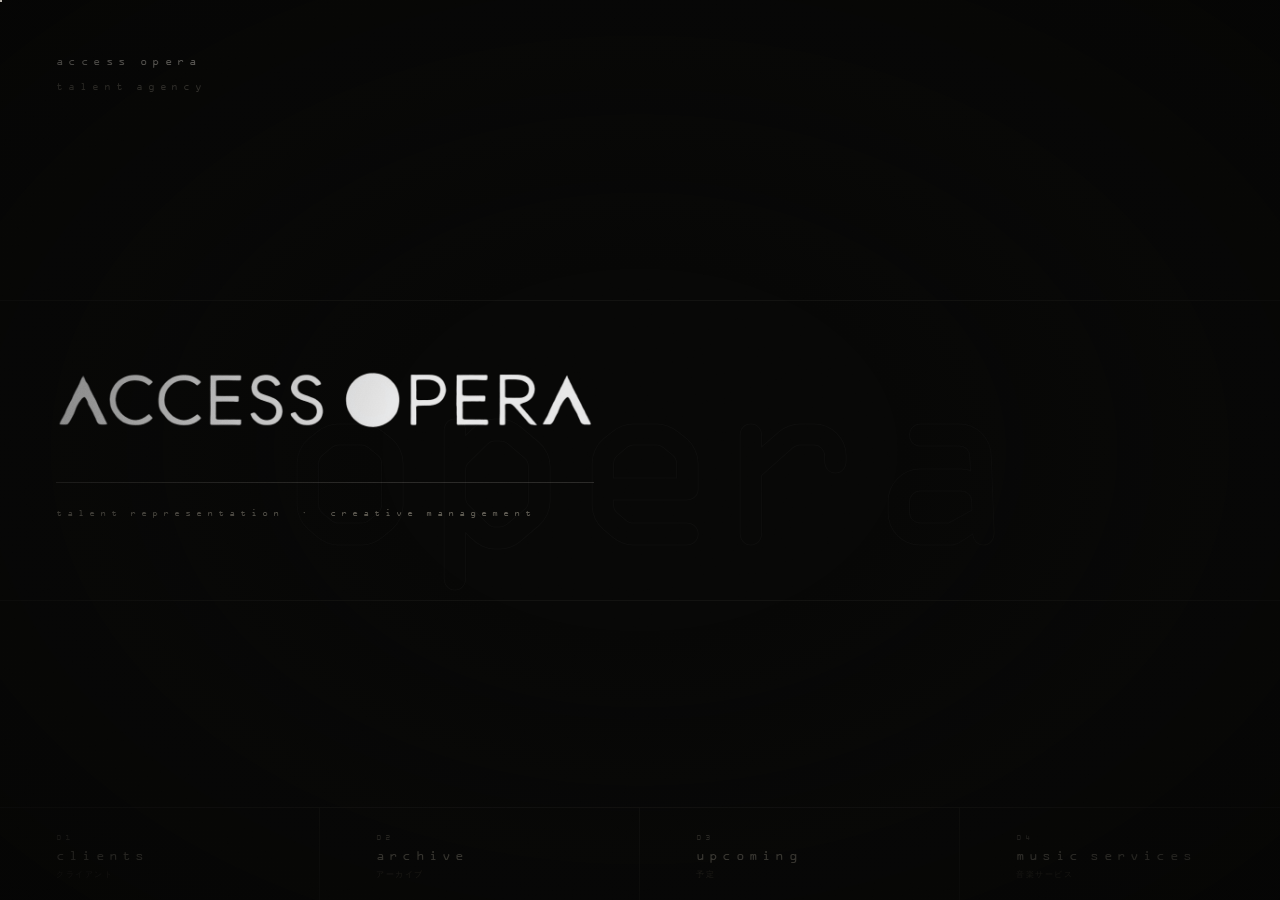
<file: alt.html>
<!DOCTYPE html>
<html lang="en">
<head>
<meta charset="UTF-8"/>
<meta name="viewport" content="width=device-width, initial-scale=1.0, maximum-scale=1.0, user-scalable=no"/>
<title>access opera</title>
<meta name="theme-color" content="#070706" />

<style>
/* --- STRICT CUSTOM FONT INJECTION --- */
@font-face {
  font-family: 'OCR A BT';
  src: url('OCR-a___.ttf') format('truetype');
  font-weight: normal;
  font-style: normal;
}

*,*::before,*::after{box-sizing:border-box;margin:0;padding:0}

:root{
  --concrete: #b8b4ad;
  --raw:       #1a1916;
  --deep:      #0d0c0b;
  --void:      #070706;
  --dust:      #5a574f;
  --form:      #2e2c28;
}

html,body{
  width:100vw;height:100vh;
  overflow:hidden;
  background:var(--void);
  cursor:none;
}

body{
  font-family:'OCR A BT';
  color:var(--concrete);
  text-transform:lowercase;
  letter-spacing:0.05em;
  position:relative;
}

/* CURSOR */
.cur{
  position:fixed;top:0;left:0;
  width:4px;height:4px;
  background:var(--concrete);
  pointer-events:none;
  z-index:9999;
  transform:translate(-2px,-2px);
  transition:none;
}

/* GRAIN & VIGNETTE */
.grain{
  position:fixed;inset:0;z-index:600;pointer-events:none;
  background-image:url("data:image/svg+xml,%3Csvg xmlns='http://www.w3.org/2000/svg' width='400' height='400'%3E%3Cfilter id='g'%3E%3CfeTurbulence type='fractalNoise' baseFrequency='0.85' numOctaves='4' stitchTiles='stitch'/%3E%3CfeColorMatrix type='saturate' values='0'/%3E%3C/filter%3E%3Crect width='400' height='400' filter='url(%23g)' opacity='0.15'/%3E%3C/svg%3E");
  background-size:300px 300px; opacity:0.7; mix-blend-mode:overlay;
}
.vignette{
  position:fixed;inset:0;z-index:500;pointer-events:none;
  background:radial-gradient(ellipse 80% 80% at 50% 50%, transparent 25%, rgba(7,7,6,0.4) 55%, rgba(4,4,3,0.92) 100%);
}

/* BACKGROUND WORD */
.bg-word{
  position:fixed; top:50%; left:50%;
  transform:translate(-50%,-50%);
  font-size:clamp(120px,20vw,420px);
  font-weight:400; letter-spacing:-0.04em;
  color:transparent; -webkit-text-stroke:1px rgba(184,180,173,0.04);
  white-space:nowrap; pointer-events:none;
  z-index:1; user-select:none; line-height:1;
  transition: opacity 0.4s ease;
}

/* MASS LINES */
.mass-line{
  position:fixed;left:0;right:0; height:1px;
  background:rgba(184,180,173,0.06); pointer-events:none; z-index:2;
}

/* PAGE LAYOUT */
.page{
  position:relative; z-index:10; width:100%; height:100vh;
  display:grid; grid-template-rows:auto 1fr auto; padding:0;
}

/* TOP BLOCK */
.block-top{
  padding:48px 56px 0; display:flex; justify-content:space-between; align-items:flex-start;
  opacity:0; animation:appear 3s ease 0.4s forwards;
}
.wordmark-wrap { text-decoration: none; cursor: none; }
.wordmark{ font-size:11px; letter-spacing:0.45em; color:var(--dust); line-height:2.2; transition: color 0.4s ease; }
.wordmark-primary{ color:var(--concrete); font-size:12px; }
.wordmark-wrap:hover .wordmark { color: var(--concrete); }

/* CENTER BLOCK */
.block-center{
  position: relative; display:flex; flex-direction:column; justify-content:center;
  padding: 20px 56px 40px; 
  height: 100%;
  overflow: hidden; 
}

.view { display: none; flex-direction: column; justify-content: center; width: 100%; height: 100%; min-height: 0; }
.view.active { display: flex; animation: massReveal 0.8s cubic-bezier(0.16,1,0.3,1) forwards; }

/* SHARED SECTION HEADERS */
.sec-num { font-size: 10px; letter-spacing: 0.3em; color: var(--dust); margin-bottom: 12px; flex-shrink: 0; }
.sec-title { font-size: clamp(32px, 5vw, 64px); font-weight: 400; letter-spacing: -0.02em; line-height: 1; margin-bottom: 30px; color: var(--concrete); flex-shrink: 0; }

/* VIEW: HOME */
.logo-img{ width:clamp(280px,42vw,720px); height:auto; object-fit:contain; display:block; margin-bottom:20px; opacity:0.92; }
.datum{ width:clamp(280px,42vw,720px); height:1px; background:rgba(184,180,173,0.2); margin:32px 0 24px; }
.descriptor{ font-size:10px; letter-spacing:0.5em; color:var(--dust); }

/* VIEW: UPCOMING */
.schedule-wrap{ width: 100%; border-top: 1px solid rgba(184,180,173,0.08); }
.schedule-row{
  position: relative; display: grid; grid-template-columns: 1fr 2fr 1fr auto; align-items: center;
  padding: 32px 24px; border-bottom: 1px solid rgba(184,180,173,0.08); text-decoration: none;
  color: var(--dust); cursor: none; overflow: hidden; transition: color 0.6s ease;
}
.schedule-row::before{ content:''; position:absolute; bottom:0;left:0;right:0;height:0; background:var(--raw); transition:height 0.5s cubic-bezier(0.76,0,0.24,1); z-index:0; }
.schedule-row:hover::before{height:100%}
.schedule-row:hover {color: var(--concrete)}
.s-data { position: relative; z-index: 1; }
.s-date, .s-location { font-size: clamp(12px, 1.1vw, 16px); letter-spacing: 0.2em; }
.s-artist { font-size: clamp(32px, 4vw, 64px); color: var(--form); letter-spacing: -0.02em; line-height: 1; transition: color 0.5s ease, transform 0.5s ease; }
.schedule-row:hover .s-artist { color: var(--concrete); transform: translateX(8px); }
.s-action { font-size: 10px; letter-spacing: 0.4em; color: #3a3832; transition: color 0.5s ease; }
.schedule-row:hover .s-action { color: var(--dust); }

/* VIEW: CLIENTS */
.roster-wrap { width: 100%; border-top: 1px solid rgba(184,180,173,0.08); }
.roster-row {
  position: relative; display: flex; align-items: center;
  padding: 24px 32px; border-bottom: 1px solid rgba(184,180,173,0.08);
  text-decoration: none; cursor: none; overflow: hidden;
}
.roster-row::before { content: ''; position: absolute; bottom: 0; left: 0; right: 0; height: 0; background: var(--raw); transition: height 0.5s cubic-bezier(0.76,0,0.24,1); z-index: 0; }
.roster-row:hover::before { height: 100%; }

.r-data { position: relative; z-index: 1; }
.r-avatar { width: 100px; height: 100px; flex-shrink: 0; margin-right: 40px; background: var(--deep); overflow: hidden; border-radius: 2px; }
.r-avatar img { width: 100%; height: 100%; object-fit: cover; display: block; filter: grayscale(100%) contrast(1.2) brightness(0.7); transition: filter 0.5s ease, transform 0.5s ease; }
.roster-row:hover .r-avatar img { filter: grayscale(0%) contrast(1) brightness(1); transform: scale(1.05); }

.r-details { display: flex; flex-direction: column; gap: 8px; }
.r-name { font-size: clamp(32px, 4vw, 56px); color: var(--form); line-height: 1; letter-spacing: -0.02em; transition: color 0.5s, transform 0.5s; }
.roster-row:hover .r-name { color: var(--concrete); transform: translateX(8px); }
.r-role { font-size: 10px; letter-spacing: 0.3em; color: var(--dust); transition: color 0.5s; }
.roster-row:hover .r-role { color: var(--concrete); }
.r-tag { font-size: 9px; letter-spacing: 0.4em; color: #3a3832; margin-left: auto; text-align: right; transition: color 0.5s; }
.roster-row:hover .r-tag { color: var(--dust); }

/* VIEW: ARCHIVE */
.media-index { display: flex; flex-direction: column; width: 100%; }
.media-workspace { display: none; width: 100%; height: 100%; }
.media-workspace.active { display: block; }

.media-container {
  display: grid;
  grid-template-columns: 1.4fr 1fr; 
  gap: 40px;
  align-items: center; 
  height: 100%;
  min-height: 0;
}

/* Redesigned to scale seamlessly according to asset orientation flags */
.display-area {
  position: relative;
  width: 100%;
  background: var(--deep);
  border: 1px solid rgba(184,180,173,0.08);
  overflow: hidden;
  display: flex;
  flex-direction: column;
}

/* Removed forced heights to let vertical files stretch fully into view */
#custom-video, #gallery-img {
  width: 100%;
  height: auto;
  max-height: 52vh; /* Protects display architecture boundaries */
  object-fit: contain; 
  background: #000;
  display: block;
  filter: grayscale(100%) contrast(1.1);
  transition: filter 0.5s ease;
}
#custom-video.is-playing, #gallery-img.is-active { filter: grayscale(0%) contrast(1); }

.media-menu {
  display: flex; flex-direction: column;
  justify-content: space-between;
  height: 100%;
  max-height: 60vh; 
}

.menu-section-top {
  display: flex;
  flex-direction: column;
}

.menu-label {
  font-size: 9px; letter-spacing: 0.4em; color: var(--dust);
  margin-bottom: 12px; border-bottom: 1px solid rgba(184,180,173,0.08); padding-bottom: 8px;
}

.video-grid {
  display: flex; flex-wrap: wrap; gap: 8px; margin-bottom: 12px;
}
.v-sel {
  width: 32px; height: 32px; display: flex; align-items: center; justify-content: center;
  background: transparent; border: 1px solid rgba(184,180,173,0.08);
  font-family: 'OCR A BT'; font-size: 9px; color: var(--dust);
  cursor: none; transition: all 0.3s ease;
}
.v-sel:hover { border-color: var(--dust); color: var(--concrete); }
.v-sel.active { background: var(--concrete); color: var(--void); border-color: var(--concrete); }

.active-media-name { font-size: 11px; letter-spacing: 0.1em; color: var(--concrete); margin-bottom: 24px; text-transform: lowercase; min-height: 14px; }

.btn-gallery {
  display: flex; align-items: center; justify-content: space-between;
  width: 100%; padding: 12px 0; border: none; border-bottom: 1px solid rgba(184,180,173,0.08);
  background: transparent; font-family: 'OCR A BT'; text-align: left; cursor: none; transition: color 0.3s;
}
.btn-gallery .g-name { font-size: 12px; letter-spacing: 0.1em; color: var(--dust); transition: color 0.3s; }
.btn-gallery .g-status { font-size: 8px; letter-spacing: 0.3em; color: var(--void); transition: color 0.3s; }
.btn-gallery:hover .g-name { color: var(--concrete); }
.btn-gallery.active .g-name { color: var(--concrete); }
.btn-gallery.active .g-status { color: var(--concrete); }

.media-controls-dock {
  padding: 16px 24px;
  background: var(--void);
  border-top: 1px solid rgba(184,180,173,0.08);
  width: 100%;
}
.dock-panel { display: flex; justify-content: space-between; align-items: center; }
.m-btn-group { display: flex; gap: 24px; }
.m-btn { background: none; border: none; font-family: 'OCR A BT'; font-size: 10px; letter-spacing: 0.2em; color: var(--dust); cursor: none; transition: color 0.2s; }
.m-btn:hover { color: var(--concrete); }
.m-info { font-size: 10px; letter-spacing: 0.1em; color: var(--dust); }

/* VIEW: CONTACT */
.contact-wrap { border-top: 1px solid rgba(184,180,173,0.08); padding-top: 40px; }
.c-row { margin-bottom: 40px; }
.c-label { font-size: 9px; letter-spacing: 0.3em; color: var(--dust); margin-bottom: 12px; }
.c-link { font-size: clamp(24px, 3vw, 40px); color: var(--concrete); text-decoration: none; cursor: none; transition: opacity 0.3s; }
.c-link:hover { opacity: 0.5; }

/* BOTTOM NAV SLAB */
.block-bottom{ opacity:0; animation:appear 2s ease 2s forwards; }
.nav-slab{ display:grid; grid-template-columns:repeat(4,1fr); border-top:1px solid rgba(184,180,173,0.08); }
.nav-item{ position:relative; display:flex; flex-direction:column; justify-content:center; padding:24px 56px 20px; text-decoration:none; color:var(--dust); border-right:1px solid rgba(184,180,173,0.06); cursor:none; overflow:hidden; transition:color 0.8s ease; }
.nav-item:last-child{border-right:none}
.nav-item::before{ content:''; position:absolute; bottom:0;left:0;right:0;height:0; background:var(--raw); transition:height 0.6s cubic-bezier(0.76,0,0.24,1); z-index:0; }
.nav-item:hover::before{height:100%}
.nav-item:hover{color:var(--concrete)}
.nav-item.active { color: var(--concrete); }
.nav-item.active::before { height: 100%; }

.nav-num{ position:relative; z-index:1; font-size:9px; letter-spacing:0.3em; color:#3a3832; margin-bottom:6px; transition:color 0.6s ease; }
.nav-item:hover .nav-num, .nav-item.active .nav-num{color:var(--dust)}
.nav-label{ position:relative; z-index:1; font-size:clamp(13px,1.1vw,16px); letter-spacing:0.3em; }

.nav-jp {
  position: relative; z-index: 1;
  font-size: 8px; letter-spacing: 0.2em; color: #2d2a24;
  margin-top: 6px; transition: color 0.6s ease;
}
.nav-item:hover .nav-jp, .nav-item.active .nav-jp { color: var(--dust); }

/* LOADER */
.loader{ position:fixed; inset:0; background:var(--void); z-index:5000; display:flex; align-items:center; justify-content:center; }
.loader-inner{ font-size:10px; letter-spacing:0.6em; color:#2a2822; animation:loaderFade 1.2s ease 0.8s forwards; }
@keyframes loaderFade{to{opacity:0}}
.loader{animation:loaderLift 1s cubic-bezier(0.76,0,0.24,1) 1.6s forwards}
@keyframes loaderLift{to{transform:translateY(-100%)}}
@keyframes appear{ from{opacity:0;transform:translateY(8px)} to{opacity:1;transform:translateY(0)} }
@keyframes massReveal{ 0%{opacity:0;filter:blur(8px)} 100%{opacity:1;filter:blur(0)} }

/* --- RESPONSIVE MOBILE OVERRIDES --- */
@media(max-width:850px){
  body{cursor:auto}.cur{display:none}
  html, body { overflow-y: auto; height: auto; }
  .page { height: auto; min-height: 100vh; display: flex; flex-direction: column; }
  .block-top { padding: 32px 24px 0; }
  .block-center { padding: 40px 24px; height: auto; flex-grow: 1; overflow: visible; }
  .view { height: auto; }
  .bg-word{font-size:40vw}
  .schedule-row { grid-template-columns: 1fr; gap: 12px; padding: 24px 16px; }
  .s-action { margin-top: 12px; border-top: 1px solid rgba(184,180,173,0.08); padding-top: 12px; }
  .roster-row { padding: 24px 16px; }
  .r-avatar { width: 64px; height: 64px; margin-right: 20px; }
  .r-tag { display: none; }
  .media-container { grid-template-columns: 1fr; gap: 32px; }
  .display-area { width: 100%; height: auto; max-height: none; }
  #custom-video, #gallery-img { max-height: none; }
  .media-menu { max-height: none; gap: 24px; }
  .media-controls-dock { padding: 16px 0; border-top: 1px solid rgba(184,180,173,0.08); }
  .block-bottom { margin-top: auto; }
  .nav-slab{ grid-template-columns: repeat(2,1fr); }
  .nav-item { padding: 24px; border-bottom: 1px solid rgba(184,180,173,0.06); }
  .nav-item:nth-child(2){ border-right: none; }
  .nav-item:nth-child(3), .nav-item:nth-child(4){ border-bottom: none; }
}
</style>
</head>
<body>

<div class="loader"><div class="loader-inner">access opera</div></div>
<div class="grain"></div>
<div class="vignette"></div>

<div class="bg-word" id="bgWord">opera</div>

<div class="mass-line" style="top:33.33vh"></div>
<div class="mass-line" style="top:66.66vh"></div>

<div class="cur" id="cur"></div>

<div class="page">

  <header class="block-top">
    <a href="#" class="wordmark-wrap nav-trigger" data-target="view-home" data-word="opera">
      <div class="wordmark wordmark-primary">access opera</div>
      <div class="wordmark">talent agency</div>
    </a>
  </header>

  <main class="block-center">
    
    <div class="view active" id="view-home">
      <img src="opera.png" alt="access opera" class="logo-img" onerror="this.style.display='none'" />
      <div class="datum"></div>
      <div class="descriptor">talent representation &nbsp;·&nbsp; creative management</div>
    </div>

    <div class="view" id="view-clients">
      <div class="sec-num">01</div>
      <h2 class="sec-title">clients</h2>
      <div class="roster-wrap">
        <a href="#" class="roster-row">
          <div class="r-data r-avatar">
            <img src="ye.jpg" alt="ye" onerror="this.style.display='none'" />
          </div>
          <div class="r-data r-details">
            <div class="r-role">artist / creative</div>
            <div class="r-name">ye</div>
          </div>
          <div class="r-data r-tag">status: active_</div>
        </a>
        
        <div class="roster-row" style="pointer-events: none;">
          <div class="r-data r-avatar"></div>
          <div class="r-data r-details">
            <div class="r-role">director / visual</div>
            <div class="r-name">sample_talent</div>
          </div>
          <div class="r-data r-tag">status: development_</div>
        </div>
      </div>
    </div>

    <div class="view" id="view-media">
      <div class="sec-num">02</div>
      <h2 class="sec-title" style="margin-bottom: 24px;">archive</h2>
      
      <div class="media-index id-active" id="media-artist-selector">
        <div class="roster-wrap">
          <button class="roster-row media-artist-btn" data-artist="ye" style="background:none; border:none; width:100%; text-align:left; font-family:inherit; color:inherit;">
            <div class="r-data r-avatar"><img src="ye.jpg" alt="ye" onerror="this.style.display='none'" /></div>
            <div class="r-data r-details">
              <div class="r-role">access logs / 04 files</div>
              <div class="r-name">ye</div>
            </div>
            <div class="r-data r-tag">view_archive_</div>
          </button>
          
          <button class="roster-row" style="background:none; border:none; width:100%; text-align:left; font-family:inherit; color:inherit; opacity: 0.4; pointer-events: none;">
            <div class="r-data r-avatar"></div>
            <div class="r-data r-details">
              <div class="r-role">access logs / 00 files</div>
              <div class="r-name">sample_talent</div>
            </div>
            <div class="r-data r-tag">empty_</div>
          </button>
        </div>
      </div>

      <div class="media-workspace" id="media-workspace-ye">
        <div class="media-container">
          
          <div class="display-area">
            <video id="custom-video" src="video1.mp4" playsinline muted autoplay></video>
            <img id="gallery-img" src="gallery1.jpg" alt="Gallery" style="display: none;" onerror="this.style.display='none'"/>
            
            <div class="media-controls-dock">
              <div id="dock-video" class="dock-panel" style="display: flex;">
                <div class="m-btn-group">
                  <button id="btn-play" class="m-btn">pause_</button>
                  <button id="btn-mute" class="m-btn">unmute_</button>
                </div>
                <div class="m-info"><span id="time-current">0:00</span> / <span id="time-total">0:00</span></div>
              </div>

              <div id="dock-gallery" class="dock-panel" style="display: none;">
                <div class="m-btn-group">
                  <button id="btn-prev" class="m-btn">prev_</button>
                  <button id="btn-next" class="m-btn">next_</button>
                </div>
                <div class="m-info"><span id="g-current">1</span> / <span id="g-total">3</span></div>
              </div>
            </div>
          </div>

          <div class="media-menu">
            <div class="menu-section-top">
              <div class="menu-label">motion_</div>
              <div class="video-grid">
                <button class="v-sel active" data-src="video1.mp4" data-name="istanbul_promo.mp4">01</button>
                <button class="v-sel" data-src="video2.mp4" data-name="stage_concept_v3.mp4">02</button>
                <button class="v-sel" data-src="video3.mp4" data-name="tour_vlog_archive.mp4">03</button>
                <button class="v-sel" data-src="video4.mp4" data-name="unreleased_studio.mp4">04</button>
              </div>
              <div class="active-media-name" id="display-name">istanbul_promo.mp4</div>

              <div class="menu-label">stills_</div>
              <button class="btn-gallery" id="btn-gallery-toggle">
                <span class="g-name">new_mexico_archive</span>
                <span class="g-status" id="gallery-status">loaded_</span>
              </button>
            </div>
          </div>

        </div>
      </div>

    </div>

    <div class="view" id="view-upcoming">
      <div class="sec-num">03</div>
      <h2 class="sec-title">upcoming</h2>
      <div class="schedule-wrap">
        <a href="ye.html" class="schedule-row">
          <div class="s-data s-date">30 may</div>
          <div class="s-data s-artist">ye</div>
          <div class="s-data s-location">istanbul</div>
          <div class="s-data s-action">explore_</div>
        </a>
        
        <div class="schedule-row" style="pointer-events: none; opacity: 0.4;">
          <div class="s-data s-date">tbd</div>
          <div class="s-data s-artist">sample_talent</div>
          <div class="s-data s-location">london</div>
          <div class="s-data s-action">locked_</div>
        </div>
      </div>
    </div>

    <div class="view" id="view-contact">
      <div class="sec-num">04</div>
      <h2 class="sec-title">contact</h2>
      <div class="contact-wrap">
        <div class="c-row">
          <div class="c-label">general inquiries</div>
          <a href="mailto:info@accessopera.com" class="c-link">info@accessopera.com</a>
        </div>
        <div class="c-row">
          <div class="c-label">press & media</div>
          <a href="mailto:press@accessopera.com" class="c-link">press@accessopera.com</a>
        </div>
      </div>
    </div>

  </main>

  <footer class="block-bottom">
    <nav class="nav-slab">
      <a href="#" class="nav-item nav-trigger" data-target="view-clients" data-word="clients">
        <div class="nav-num">01</div>
        <div class="nav-label">clients</div>
        <div class="nav-jp">クライアント</div>
      </a>
      <a href="#" class="nav-item nav-trigger" data-target="view-media" data-word="archive">
        <div class="nav-num">02</div>
        <div class="nav-label">archive</div>
        <div class="nav-jp">アーカイブ</div>
      </a>
      <a href="#" class="nav-item nav-trigger" data-target="view-upcoming" data-word="upcoming">
        <div class="nav-num">03</div>
        <div class="nav-label">upcoming</div>
        <div class="nav-jp">予定</div>
      </a>
      <a href="/musicservices" class="nav-item">
        <div class="nav-num">04</div>
        <div class="nav-label">music services</div>
        <div class="nav-jp">音楽サービス</div>
      </a>
    </nav>
  </footer>

</div>

<script>
// Physics Cursor Execution
const cur = document.getElementById('cur');
let mx = 0, my = 0, cx = 0, cy = 0;
document.addEventListener('mousemove', e => { mx = e.clientX; my = e.clientY; });
(function loop(){
  cx += (mx - cx) * 0.06;
  cy += (my - cy) * 0.06;
  cur.style.transform = `translate(${cx - 2}px,${cy - 2}px)`;
  requestAnimationFrame(loop);
})();

// Navigation View System (SPA Engine)
const triggers = document.querySelectorAll('.nav-trigger');
const views = document.querySelectorAll('.view');
const bgWord = document.getElementById('bgWord');
const navItems = document.querySelectorAll('.nav-item');

const globalVideo = document.getElementById('custom-video');
const playBtn = document.getElementById('btn-play');

const artistSelector = document.getElementById('media-artist-selector');
const workspaceYe = document.getElementById('media-workspace-ye');

triggers.forEach(trigger => {
  trigger.addEventListener('click', (e) => {
    if(trigger.getAttribute('href') === '#') e.preventDefault();

    if(globalVideo && !globalVideo.paused) {
      globalVideo.pause();
      globalVideo.classList.remove('is-playing');
      playBtn.innerText = 'play_';
    }

    artistSelector.style.display = 'flex';
    workspaceYe.classList.remove('active');

    const targetId = trigger.getAttribute('data-target');
    const word = trigger.getAttribute('data-word');

    navItems.forEach(item => item.classList.remove('active'));
    if (trigger.classList.contains('nav-item')) {
      trigger.classList.add('active');
    }

    bgWord.style.opacity = '0';
    setTimeout(() => {
      bgWord.innerText = word;
      bgWord.style.opacity = '1';
    }, 200);

    views.forEach(view => {
      view.classList.remove('active');
      if (view.id === targetId) {
        setTimeout(() => { view.classList.add('active'); }, 50);
      }
    });
  });
});

// Media Directory Link Triggers
const artistBtns = document.querySelectorAll('.media-artist-btn');
artistBtns.forEach(btn => {
  btn.addEventListener('click', () => {
    const artist = btn.getAttribute('data-artist');
    if (artist === 'ye') {
      artistSelector.style.display = 'none';
      workspaceYe.classList.add('active');
      
      globalVideo.load();
      globalVideo.play().then(() => {
        playBtn.innerText = 'pause_';
        globalVideo.classList.add('is-playing');
      }).catch(err => {
        playBtn.innerText = 'play_';
      });
    }
  });
});

// Structural Media Management
const displayVideo = document.getElementById('custom-video');
const displayGallery = document.getElementById('gallery-img');
const displayName = document.getElementById('display-name');

const dockVideo = document.getElementById('dock-video');
const dockGallery = document.getElementById('dock-gallery');

const vSelectors = document.querySelectorAll('.v-sel');
const btnGalleryToggle = document.getElementById('btn-gallery-toggle');
const gStatus = document.getElementById('gallery-status');

const muteBtn = document.getElementById('btn-mute');
const timeCurrent = document.getElementById('time-current');
const timeTotal = document.getElementById('time-total');

function formatTime(seconds) {
  if(isNaN(seconds)) return "0:00";
  const m = Math.floor(seconds / 60);
  const s = Math.floor(seconds % 60);
  return m + ":" + (s < 10 ? "0" + s : s);
}

playBtn.addEventListener('click', () => {
  if (globalVideo.paused) {
    globalVideo.play();
    playBtn.innerText = 'pause_';
    globalVideo.classList.add('is-playing');
  } else {
    globalVideo.pause();
    playBtn.innerText = 'play_';
    globalVideo.classList.remove('is-playing');
  }
});

muteBtn.addEventListener('click', () => {
  globalVideo.muted = !globalVideo.muted;
  muteBtn.innerText = globalVideo.muted ? 'unmute_' : 'mute_';
});

globalVideo.addEventListener('loadedmetadata', () => {
  timeTotal.innerText = formatTime(globalVideo.duration);
});
globalVideo.addEventListener('timeupdate', () => {
  timeCurrent.innerText = formatTime(globalVideo.currentTime);
});
globalVideo.addEventListener('ended', () => {
  playBtn.innerText = 'play_';
  globalVideo.classList.remove('is-playing');
});

// Internal Carousel Logic
const galleryImages = ['gallery1.jpg', 'gallery2.jpg', 'gallery3.jpg'];
let gIndex = 0;
const gCurrent = document.getElementById('g-current');
const gTotal = document.getElementById('g-total');

gTotal.innerText = galleryImages.length;

function updateGallery() {
  displayGallery.style.filter = "grayscale(100%) contrast(1.1)";
  setTimeout(() => {
    displayGallery.src = galleryImages[gIndex];
    gCurrent.innerText = gIndex + 1;
    displayGallery.classList.add('is-active');
  }, 150);
}

document.getElementById('btn-prev').addEventListener('click', () => {
  gIndex = (gIndex - 1 + galleryImages.length) % galleryImages.length;
  updateGallery();
});
document.getElementById('btn-next').addEventListener('click', () => {
  gIndex = (gIndex + 1) % galleryImages.length;
  updateGallery();
});

// State Switching Matrix
vSelectors.forEach(btn => {
  btn.addEventListener('click', () => {
    vSelectors.forEach(b => b.classList.remove('active'));
    btn.classList.add('active');
    btnGalleryToggle.classList.remove('active');
    gStatus.innerText = 'loaded_';

    displayName.innerText = btn.getAttribute('data-name');

    displayGallery.style.display = 'none';
    displayVideo.style.display = 'block';
    
    dockGallery.style.display = 'none';
    dockVideo.style.display = 'flex';

    const newSrc = btn.getAttribute('data-src');
    globalVideo.src = newSrc;
    globalVideo.play().then(() => {
      playBtn.innerText = 'pause_';
      globalVideo.classList.add('is-playing');
    });
  });
});

btnGalleryToggle.addEventListener('click', () => {
  vSelectors.forEach(b => b.classList.remove('active'));
  btnGalleryToggle.classList.add('active');
  gStatus.innerText = 'viewing_';
  
  displayName.innerText = "new_mexico_archive (stills)";

  globalVideo.pause();
  globalVideo.classList.remove('is-playing');
  playBtn.innerText = 'play_';
  displayVideo.style.display = 'none';
  
  displayGallery.style.display = 'block';
  dockVideo.style.display = 'none';
  dockGallery.style.display = 'flex';

  updateGallery();
});
</script>
</body>
</html>
</file>
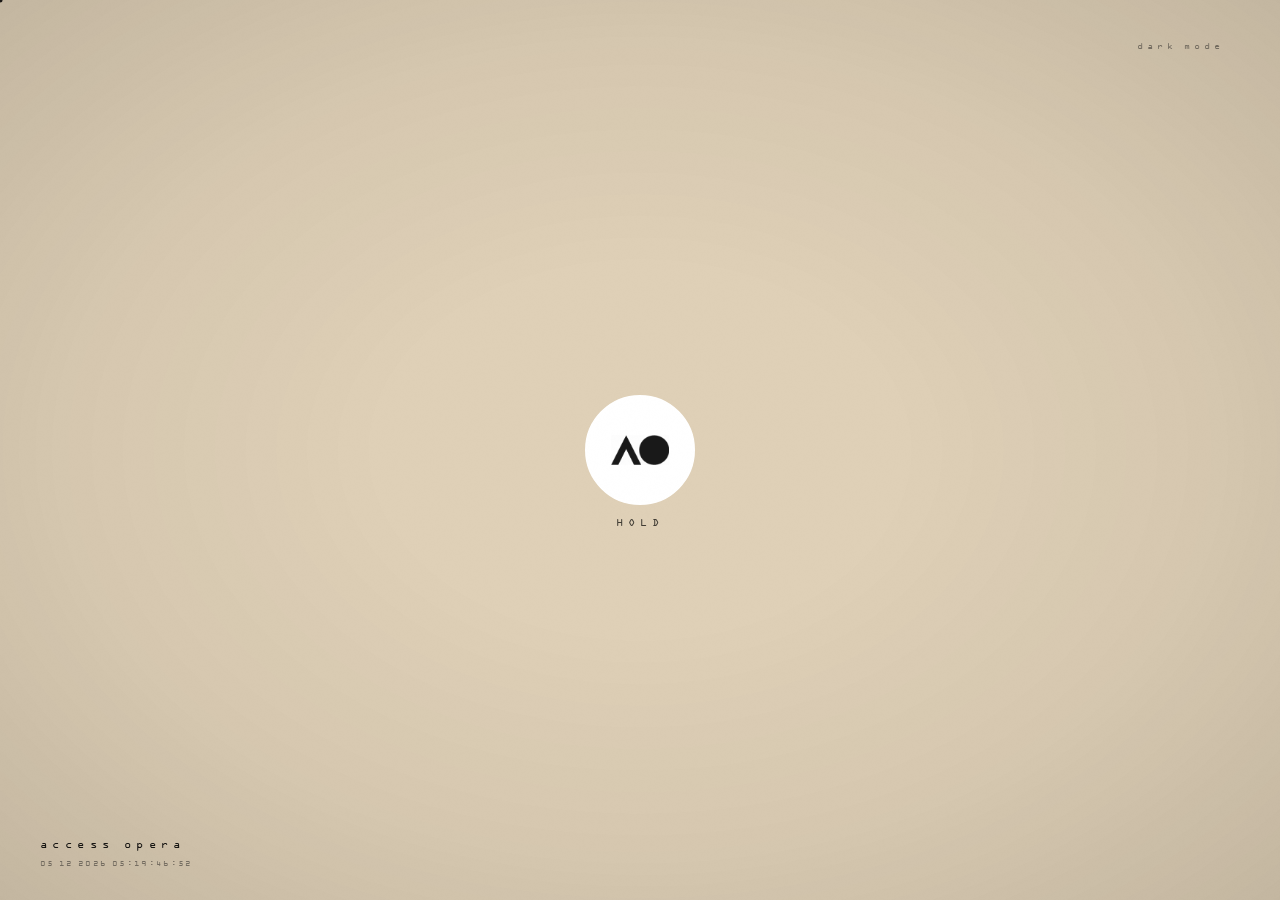
<file: test.html>
<!DOCTYPE html>
<html lang="en">
<head>
<meta charset="UTF-8"/>
<meta name="viewport" content="width=device-width, initial-scale=1.0, maximum-scale=1.0, user-scalable=no"/>
<title>access opera</title>
<meta name="theme-color" content="#dfd0b7" />
<link href="https://fonts.googleapis.com/css2?family=IBM+Plex+Mono:wght@300;400;500;600;700&display=swap" rel="stylesheet">

<style>
/* --- STRICT CUSTOM FONT INJECTION --- */
@font-face {
  font-family: 'OCR A BT';
  src: url('OCR-a___.ttf') format('truetype');
  font-weight: normal;
  font-style: normal;
}

*,*::before,*::after { box-sizing: border-box; margin: 0; padding: 0; }

/* --- DEFAULT LIGHT MODE (MATTE BEIGE) --- */
:root {
  --concrete: #1a1815;
  --raw:      rgba(31, 29, 26, 0.08);
  --deep:     #d5c7ad;
  --void:     #dfd0b7;
  --ring-bg:  #d1c0a3; /* Flat, slightly darker than void */
  --dust:     #80786b;
  --form:     #a8a195;
  --gold:     #9c8454;
  
  --gold-gleam: linear-gradient(135deg, #a38b58 0%, #c2ac7e 40%, #8a7345 60%, #5c4b2b 100%);
  --lux-ease: cubic-bezier(0.22, 1, 0.36, 1);
  --tech-ease: cubic-bezier(0.16, 1, 0.3, 1);
  --font: 'OCR A BT', 'IBM Plex Mono', monospace;
}

/* --- DARK MODE OVERRIDES (MATTE OBSIDIAN) --- */
body.dark-mode {
  --concrete: #e8e6e1;
  --raw:      rgba(232, 230, 225, 0.06);
  --deep:     #161514;
  --void:     #121110;
  --ring-bg:  #1e1c1a; /* Flat, slightly lighter than void to stand out */
  --dust:     #8a8782;
  --form:     #524e4a;
  --gold:     #bda573;
  --gold-gleam: linear-gradient(135deg, #c7af7e 0%, #e6d6b3 40%, #bda573 60%, #917c50 100%);
}

html, body {
  width: 100vw; height: 100vh; height: 100dvh;
  overflow: hidden; background: var(--void);
  cursor: none; transition: background 0.8s var(--lux-ease);
}

body {
  font-family: var(--font); color: var(--concrete);
  text-transform: lowercase; letter-spacing: 0.05em; position: relative;
  /* Prevent mobile selection/magnifying glass during long press */
  -webkit-user-select: none;
  user-select: none;
  -webkit-touch-callout: none;
}

/* ═══════════════════════════════════════
   MAGNETIC DOT CURSOR (OPTICAL BLOOM)
═══════════════════════════════════════ */
#cursor-dot {
  position: fixed; top: 0; left: 0; z-index: 10000;
  width: 5px; height: 5px; background: var(--concrete);
  border-radius: 50%; pointer-events: none;
  transform: translate(-50%, -50%);
  transition: width 0.3s var(--tech-ease), height 0.3s var(--tech-ease), background 0.3s ease, box-shadow 0.3s ease;
}
body.cursor-hover #cursor-dot { 
  width: 8px; height: 8px;
  background: var(--gold-gleam); background-size: 200% auto; 
  box-shadow: 0 0 12px rgba(189, 165, 115, 0.6); 
}

/* GRAIN & VIGNETTE */
.grain {
  position: fixed; inset: 0; z-index: 600; pointer-events: none;
  background-image: url("data:image/svg+xml,%3Csvg xmlns='http://www.w3.org/2000/svg' width='400' height='400'%3E%3Cfilter id='g'%3E%3CfeTurbulence type='fractalNoise' baseFrequency='0.85' numOctaves='4' stitchTiles='stitch'/%3E%3CfeColorMatrix type='saturate' values='0'/%3E%3C/filter%3E%3Crect width='400' height='400' filter='url(%23g)' opacity='0.15'/%3E%3C/svg%3E");
  background-size: 300px 300px; opacity: 0.08; mix-blend-mode: multiply;
}
body.dark-mode .grain { mix-blend-mode: overlay; opacity: 0.12; }

.vignette {
  position: fixed; inset: 0; z-index: 500; pointer-events: none;
  background: radial-gradient(ellipse 80% 80% at 50% 50%, transparent 25%, rgba(0,0,0,0.04) 55%, rgba(0,0,0,0.15) 100%);
  transition: opacity 0.8s var(--lux-ease);
}
body.dark-mode .vignette { background: radial-gradient(ellipse 80% 80% at 50% 50%, transparent 25%, rgba(0,0,0,0.08) 55%, rgba(0,0,0,0.3) 100%); }

/* LOADER */
.loader {
  position: fixed; inset: 0; background: var(--void); z-index: 5000;
  display: flex; align-items: center; justify-content: center;
  transition: transform 1s var(--tech-ease), background 0.8s var(--lux-ease);
}
.loader-inner {
  font-size: 10px; letter-spacing: 0.6em; color: var(--concrete); text-transform: lowercase;
  animation: loaderFade 1.2s var(--lux-ease) 0.8s forwards;
}
@keyframes loaderFade { to { opacity: 0; filter: blur(4px); } }
.loader.gone { transform: translateY(-100%); }

/* ═══════════════════════════════════════
   GLOBAL UI ELEMENTS
═══════════════════════════════════════ */
.top-right-wrap {
  position: fixed; top: 40px; right: 56px; z-index: 50; display: flex; gap: 32px; align-items: center;
}
.global-btn {
  font-size: 10px; letter-spacing: 0.4em; color: var(--dust);
  background: none; border: none; font-family: inherit; cursor: none;
  transition: all 0.4s var(--lux-ease); text-transform: lowercase;
}
.global-btn:hover { color: var(--gold); text-shadow: 0 0 10px rgba(189, 165, 115, 0.4); }

.bottom-left-wrap {
  position: fixed; bottom: 32px; left: 40px; z-index: 50;
  display: flex; flex-direction: column; gap: 8px; pointer-events: none;
}
.wordmark { font-size: 12px; letter-spacing: 0.45em; color: var(--concrete); line-height: 1; }
.timestamp { font-size: 9px; letter-spacing: 0.15em; color: var(--dust); font-family: var(--font); }

/* ═══════════════════════════════════════
   CENTRAL CIRCLE MENU
═══════════════════════════════════════ */
.main-menu-wrapper {
  position: fixed; inset: 0; z-index: 10;
  display: flex; justify-content: center; align-items: center;
}

.interface-container {
  --base-scale: 1; /* Desktop base scale, mobile handled dynamically via JS */
  position: relative; width: 660px; height: 660px;
  display: flex; justify-content: center; align-items: center;
  transition: transform 0.3s ease;
  transform: scale(var(--base-scale));
}
.interface-container:hover { transform: scale(calc(var(--base-scale) + 0.01)); }
.interface-container.expanded { animation: breathe 4s ease-in-out infinite; }
@keyframes breathe { 
  0%, 100% { transform: scale(var(--base-scale)); } 
  50% { transform: scale(calc(var(--base-scale) + 0.01)); } 
}

.hold-button {
  width: 110px; height: 110px; border-radius: 50%;
  background: #ffffff !important; border: 2px solid #ffffff !important; 
  cursor: none; transition: all 0.6s cubic-bezier(0.175, 0.885, 0.32, 1.275);
  display: flex; justify-content: center; align-items: center; z-index: 100;
  overflow: hidden;
}

.hold-button .ao-logo {
  width: 55%; height: auto; object-fit: contain; pointer-events: none;
  opacity: 0.9; transition: all 0.6s ease;
  filter: invert(1) !important; 
}

.hold-button .ao-fallback { display: none; font-size: 16px; letter-spacing: 0.15em; color: #1a1815; font-weight: 500; }
.hold-button .ao-logo[style*="display: none"] ~ .ao-fallback { display: block; }

.hold-button:hover {
  transform: scale(1.05); box-shadow: 0 0 20px rgba(255, 255, 255, 0.4);
}
.hold-button.holding { transform: scale(1.1); background: #f0f0f0 !important; border-color: #f0f0f0 !important; }
.hold-button.shrinking { transform: scale(0.8); }

/* RINGS (FLAT, NO GRADIENTS) */
.ring {
  position: absolute; border-radius: 50%;
  background: var(--ring-bg);
  border: 1px solid var(--raw);
  opacity: 0; transform: scale(0); pointer-events: none; transition: all 0.8s ease-out;
}
.ring.active { opacity: 1; transform: scale(1); pointer-events: auto; }
.ring.blur { opacity: 0.4; transform: scale(0.98); }
.ring.selected {
  border-color: var(--gold); border-width: 1px;
  opacity: 1; transform: scale(1.04);
}

/* Sized for 5 rings evenly spaced */
.ring-1 { width: 220px; height: 220px; z-index: 15; }
.ring-2 { width: 300px; height: 300px; z-index: 14; }
.ring-3 { width: 380px; height: 380px; z-index: 13; }
.ring-4 { width: 460px; height: 460px; z-index: 12; }
.ring-5 { width: 540px; height: 540px; z-index: 11; }

.rotating-text { position: absolute; width: 100%; height: 100%; pointer-events: none; }
.ring-1 .rotating-text, .ring-3 .rotating-text, .ring-5 .rotating-text { animation: rotate 60s linear infinite; }
.ring-2 .rotating-text, .ring-4 .rotating-text { animation: rotate-reverse 80s linear infinite; }
@keyframes rotate { from { transform: rotate(0deg); } to { transform: rotate(360deg); } }
@keyframes rotate-reverse { from { transform: rotate(0deg); } to { transform: rotate(-360deg); } }

.text-char {
  position: absolute; left: 50%; top: 50%; 
  transform-origin: center center;
  font-family: var(--font); font-size: 16px; font-weight: 400; color: var(--dust); 
  transition: all 0.3s ease; letter-spacing: 0; line-height: 1;
}
.ring.selected .text-char { color: var(--gold); font-weight: 600; text-shadow: 0 0 8px rgba(189, 165, 115, 0.4); }

.hint-text {
  position: absolute; 
  top: calc(50% + 65px); /* Snug directly underneath the 110px center circle */
  left: 50%; 
  transform: translateX(-50%);
  font-size: 12px; letter-spacing: 0.4em; color: var(--concrete);
  white-space: nowrap; opacity: 0.8; transition: opacity 0.4s ease;
  text-transform: uppercase; pointer-events: none; font-weight: 500;
}
.interface-container.expanded .hint-text { opacity: 0; }

/* ═══════════════════════════════════════
   FULL-SCREEN VIEW OVERLAYS
═══════════════════════════════════════ */
.view-overlay {
  position: fixed; inset: 0; z-index: 200;
  background: var(--void); display: block; 
  overflow-y: auto; scrollbar-width: none;
  clip-path: circle(0px at var(--click-x, 50%) var(--click-y, 50%));
  transition: clip-path 0.9s var(--lux-ease), background 0.8s var(--lux-ease);
  pointer-events: none; opacity: 0;
}
.view-overlay::-webkit-scrollbar { display: none; }

.view-overlay.active {
  clip-path: circle(150% at var(--click-x, 50%) var(--click-y, 50%));
  pointer-events: auto; opacity: 1;
}

.return-btn {
  position: absolute; top: 40px; left: 56px; z-index: 300;
  font-size: 10px; letter-spacing: 0.4em; color: var(--dust);
  background: none; border: none; font-family: inherit; cursor: none;
  transition: all 0.4s var(--lux-ease); text-transform: lowercase;
}
.return-btn:hover {
  background: var(--gold-gleam); -webkit-background-clip: text; -webkit-text-fill-color: transparent;
  background-size: 200% auto; animation: gleam 3s linear infinite;
}

.view-content {
  width: 100%; max-width: 1000px; margin: 0 auto;
  padding: 100px 40px 80px; min-height: 100%; display: flex; flex-direction: column;
  opacity: 0; transform: translateY(20px); transition: all 0.8s var(--lux-ease) 0.3s;
}
.view-overlay.active .view-content { opacity: 1; transform: translateY(0); }

/* About Page Specific Layout (No Scrolling) */
.about-no-scroll {
  justify-content: center;
  overflow: hidden;
  padding-top: 0; padding-bottom: 0; height: 100vh; height: 100dvh;
}
.home-layout { display: flex; gap: 64px; align-items: center; justify-content: space-between; width: 100%; }
.home-left { flex: 1; }
.home-right { flex: 1; max-width: 500px; display: flex; flex-direction: column; justify-content: center; }
.logo-img { width: clamp(200px,35vw,600px); height: auto; object-fit: contain; display: block; margin-bottom: 20px; opacity: 0.85; filter: invert(1); transition: filter 0.8s var(--lux-ease), opacity 0.8s var(--lux-ease); }
body.dark-mode .logo-img { filter: none; opacity: 0.92; } 
.home-blurb { font-size: 10px; line-height: 2; letter-spacing: 0.15em; color: var(--dust); text-transform: uppercase; text-align: justify; }
.home-blurb strong { color: var(--concrete); font-weight: normal; }

.blurb-mobile { display: none; }

.home-contact {
  margin-top: 32px; padding-top: 24px; border-top: 1px solid var(--raw);
  display: flex; flex-direction: column; gap: 12px;
  transition: border-color 0.8s var(--lux-ease);
}
.hc-row { display: flex; align-items: center; gap: 16px; font-size: 10px; letter-spacing: 0.2em; }
.hc-label { color: var(--dust); width: 80px; }
.hc-link { color: var(--concrete); text-decoration: none; cursor: none; transition: color 0.3s; }
.hc-link:hover { color: var(--gold); }


/* --- INTERNAL VIEW STYLES --- */
.sec-num { 
  font-size: 10px; letter-spacing: 0.3em; margin-bottom: 12px; flex-shrink: 0; 
  background: var(--gold-gleam); -webkit-background-clip: text; -webkit-text-fill-color: transparent;
  background-size: 200% auto; animation: gleam 4s linear infinite;
}
@keyframes gleam { to { background-position: 200% center; } }

.sec-title {
  font-size: clamp(32px, 4vw, 64px); font-weight: 400; letter-spacing: -0.02em;
  line-height: 1; margin-bottom: 32px; color: var(--concrete); flex-shrink: 0;
}

.datum { width: 100%; height: 1px; background: var(--raw); margin: 32px 0 24px; transition: background 0.8s var(--lux-ease); }

/* Roster / Data Rows */
.data-list { width: 100%; border-top: 1px solid var(--raw); flex-grow: 1; transition: border-color 0.8s var(--lux-ease); }

.data-row {
  position: relative; display: flex; align-items: center; justify-content: space-between;
  padding: 24px 16px; border-bottom: 1px solid var(--raw); text-decoration: none; cursor: none; overflow: hidden;
  background: transparent; border-left: none; border-right: none; border-top: none; font-family: inherit; width: 100%; text-align: left;
  transition: border-color 0.8s var(--lux-ease);
}
.data-row:active { transform: scale(0.99); }
.data-row::before {
  content: ''; position: absolute; bottom: 0; left: 0; right: 0; height: 0;
  background: var(--raw); transition: height 0.6s cubic-bezier(0.76, 0, 0.24, 1), background 0.8s var(--lux-ease); z-index: 0;
}
.data-row:hover::before { height: 100%; }

.dr-left { display: flex; align-items: center; position: relative; z-index: 1; }
.dr-right { position: relative; z-index: 1; text-align: right; }

.dr-avatar {
  width: 64px; height: 64px; flex-shrink: 0; margin-right: 24px;
  border-radius: 50%; overflow: hidden; opacity: 0.9; background: var(--deep); transition: background 0.8s var(--lux-ease);
}
.dr-avatar img { width: 100%; height: 100%; object-fit: cover; filter: grayscale(100%) contrast(1.1) brightness(0.85); transition: filter 0.6s var(--lux-ease), transform 0.6s var(--lux-ease); }
.data-row:hover .dr-avatar img { filter: grayscale(20%) contrast(1.05) brightness(1); transform: scale(1.04); }

.dr-name { font-size: clamp(24px, 3vw, 40px); color: var(--concrete); line-height: 1; letter-spacing: -0.02em; transition: transform 0.6s var(--lux-ease); opacity: 0.9; }
.data-row:hover .dr-name { opacity: 1; transform: translateX(8px); }
.dr-sub { font-size: 10px; letter-spacing: 0.3em; color: var(--dust); transition: color 0.5s; }
.data-row:hover .dr-sub { color: var(--concrete); }
.dr-action { font-size: 10px; letter-spacing: 0.4em; color: var(--form); transition: color 0.5s; }
.data-row:hover .dr-action { color: var(--gold); }

/* Schedule specific tweaks */
.schedule-row { display: grid; grid-template-columns: 1fr 2fr 1fr auto; align-items: center; }
.s-date, .s-location { font-size: clamp(12px, 1.1vw, 16px); letter-spacing: 0.2em; color: var(--dust); }

/* Accordion */
.tour-accordion .data-row { border-bottom: none; }
.accordion-content { display: grid; grid-template-rows: 0fr; opacity: 0; transition: grid-template-rows 0.5s cubic-bezier(0.76, 0, 0.24, 1), opacity 0.4s ease; }
.accordion-inner { overflow: hidden; display: flex; flex-direction: column; }
.tour-accordion.open .accordion-content { grid-template-rows: 1fr; opacity: 1; }
.accordion-icon { display: inline-block; margin-right: 4px; color: var(--form); transition: transform 0.4s ease; font-weight: bold; }
.tour-accordion.open .accordion-icon { transform: rotate(45deg); color: var(--gold); }
.accordion-inner .data-row { padding: 16px 16px 16px 40px; border-top: 1px solid var(--raw); }
.accordion-inner .data-row .dr-name { font-size: clamp(18px, 2vw, 28px); opacity: 0.6; }

/* Services Grid */
.services-grid {
  display: grid; grid-template-columns: 1fr 1fr; grid-template-rows: 1fr 1fr; gap: 1px;
  background: var(--raw); border: 1px solid var(--raw); flex-grow: 1; min-height: 0;
  transition: background 0.8s var(--lux-ease), border-color 0.8s var(--lux-ease);
}
.service-card {
  position: relative; padding: 40px; display: flex; flex-direction: column;
  text-align: left; justify-content: center; font-family: inherit; background: var(--void);
  cursor: none; overflow: hidden; border: none; outline: none; transition: background 0.8s var(--lux-ease);
}
.service-card:active { transform: scale(0.995); }
.service-card::before {
  content: ''; position: absolute; bottom: 0; left: 0; right: 0; height: 0;
  background: var(--raw); transition: height 0.6s var(--lux-ease), background 0.8s var(--lux-ease); z-index: 0;
}
.service-card:hover::before { height: 100%; }
.svc-content { position: relative; z-index: 1; display: flex; flex-direction: column; justify-content: center; height: 100%;}
.svc-title { font-size: clamp(16px, 2vw, 24px); color: var(--concrete); line-height: 1.1; font-weight: normal; opacity: 0.9; transition: all 0.6s var(--lux-ease); margin-bottom: 0; }
.service-card:hover .svc-title { 
  opacity: 1; transform: translateX(8px); 
  background: var(--gold-gleam); -webkit-background-clip: text; -webkit-text-fill-color: transparent;
  background-size: 200% auto; animation: gleam 3s linear infinite;
}
.svc-extended { display: none; } 

/* ═══════════════════════════════════════
   IMPORTED OVERLAYS & WORKSPACES
═══════════════════════════════════════ */
.svc-overlay, .media-workspace {
  position: fixed; inset: 0; background: var(--void); z-index: 350;
  display: flex; flex-direction: column;
  clip-path: circle(0px at var(--click-x, 50%) var(--click-y, 50%));
  transition: clip-path 0.9s var(--lux-ease), background 0.8s var(--lux-ease), opacity 0.4s ease;
  pointer-events: none; opacity: 0;
}

.svc-overlay { overflow-y: auto; scrollbar-width: none; }
.svc-overlay::-webkit-scrollbar { display: none; } 

.svc-overlay.active, .media-workspace.active {
  clip-path: circle(150% at var(--click-x, 50%) var(--click-y, 50%));
  pointer-events: all; opacity: 1;
}

.svc-overlay-inner {
  opacity: 0; transform: translateY(20px); 
  transition: all 0.8s var(--lux-ease) 0.3s;
  width: 100%; max-width: 900px; margin: 0 auto;
  padding: 100px 40px 80px;
}
.svc-overlay.active .svc-overlay-inner { opacity: 1; transform: translateY(0); }

.overlay-close-btn {
  position: absolute; top: 40px; left: 56px;
  background: transparent; border: none; font-family: inherit;
  font-size: 10px; letter-spacing: 0.4em; color: var(--dust);
  cursor: none; transition: color 0.4s var(--lux-ease); padding: 0;
}
.overlay-close-btn:hover { 
  background: var(--gold-gleam); -webkit-background-clip: text; -webkit-text-fill-color: transparent;
  background-size: 200% auto; animation: gleam 3s linear infinite;
}

.svc-overlay-title { font-size: clamp(40px, 6vw, 80px); color: var(--concrete); margin-bottom: 32px; font-weight: normal; margin-top: 40px; }
.svc-overlay-body p { font-size: 13px; line-height: 2; letter-spacing: 0.05em; color: var(--dust); margin-bottom: 24px; text-align: justify; }

.svc-media-placeholder {
  width: 100%; aspect-ratio: 16 / 9; background: var(--deep);
  border: 1px solid var(--raw); display: flex;
  align-items: center; justify-content: center; margin: 32px 0;
  color: var(--dust); font-size: 10px; letter-spacing: 0.2em; font-family: inherit;
  transition: background 0.8s var(--lux-ease), border-color 0.8s var(--lux-ease);
}

.media-workspace { padding: 100px 40px 40px; align-items: center; }
.media-ws-header { display: flex; align-items: center; justify-content: space-between; width: 100%; max-width: 1100px; margin-bottom: 30px; opacity: 0; transform: translateY(10px); transition: all 0.8s var(--lux-ease) 0.3s; }
.media-workspace.active .media-ws-header { opacity: 1; transform: translateY(0); }
.ws-artist-title { font-size: clamp(32px, 5vw, 64px); color: var(--concrete); margin: 0; line-height: 1; }

.media-container {
  display: grid; grid-template-columns: 1.4fr 1fr; gap: 40px; align-items: center; height: 100%; width: 100%; max-width: 1100px; min-height: 0;
  opacity: 0; transform: translateY(20px); transition: all 0.8s var(--lux-ease) 0.4s;
}
.media-workspace.active .media-container { opacity: 1; transform: translateY(0); }

.display-area {
  position: relative; width: 100%; background: var(--deep);
  border: 1px solid var(--raw); overflow: hidden;
  display: flex; flex-direction: column;
  transition: background 0.8s var(--lux-ease), border-color 0.8s var(--lux-ease);
}

#custom-video, #gallery-img {
  width: 100%; height: auto; max-height: 52vh; object-fit: contain; 
  background: transparent; display: block; filter: grayscale(100%) contrast(1.1); transition: filter 0.8s var(--lux-ease);
}
#custom-video.is-playing, #gallery-img.is-active { filter: grayscale(0%) contrast(1); }

.media-menu {
  display: flex; flex-direction: column; justify-content: space-between;
  height: 100%; max-height: 60vh; 
}
.menu-section-top { display: flex; flex-direction: column; }
.menu-label {
  font-size: 9px; letter-spacing: 0.4em; color: var(--dust);
  margin-bottom: 12px; border-bottom: 1px solid var(--raw); padding-bottom: 8px;
  transition: border-color 0.8s var(--lux-ease);
}

.video-grid { display: flex; flex-wrap: wrap; gap: 8px; margin-bottom: 12px; }
.v-sel {
  width: 32px; height: 32px; display: flex; align-items: center; justify-content: center;
  background: transparent; border: 1px solid var(--raw);
  font-family: inherit; font-size: 9px; color: var(--dust);
  cursor: none; transition: all 0.4s var(--lux-ease);
}
.v-sel:hover { border-color: var(--gold); color: var(--concrete); }
.v-sel.active { background: var(--concrete); color: var(--void); border-color: var(--concrete); }

.active-media-name { font-size: 11px; letter-spacing: 0.1em; color: var(--concrete); margin-bottom: 24px; text-transform: lowercase; min-height: 14px; }

.btn-gallery {
  display: flex; align-items: center; justify-content: space-between;
  width: 100%; padding: 12px 0; border: none; border-bottom: 1px solid var(--raw);
  background: transparent; font-family: inherit; text-align: left; cursor: none; transition: color 0.4s var(--lux-ease);
}
.btn-gallery .g-name { font-size: 12px; letter-spacing: 0.1em; color: var(--dust); transition: color 0.4s var(--lux-ease); }
.btn-gallery .g-status { font-size: 8px; letter-spacing: 0.3em; color: var(--form); transition: color 0.4s var(--lux-ease); }
.btn-gallery:hover .g-name { color: var(--gold); }
.btn-gallery.active .g-name { color: var(--concrete); }
.btn-gallery.active .g-status { color: var(--concrete); }

.media-controls-dock {
  padding: 16px 24px; background: var(--void);
  border-top: 1px solid var(--raw); width: 100%;
  transition: background 0.8s var(--lux-ease), border-color 0.8s var(--lux-ease);
}
.dock-panel { display: flex; justify-content: space-between; align-items: center; }
.m-btn-group { display: flex; gap: 24px; }
.m-btn { background: none; border: none; font-family: inherit; font-size: 10px; letter-spacing: 0.2em; color: var(--dust); cursor: none; transition: all 0.4s var(--lux-ease); }
.m-btn:hover { color: var(--gold); }
.m-info { font-size: 10px; letter-spacing: 0.1em; color: var(--dust); }

@media (max-width: 900px) {
  body { cursor: auto; }
  #cursor-dot { display: none; }
  
  .interface-container { 
    /* Base scale is now natively managed by JS for perfect width fitting */
    --base-scale: 0.5;
  }
  
  /* Counter-scale the text so it is highly visible on mobile even when container is shrunk */
  .hint-text {
    font-size: 24px; 
    letter-spacing: 0.4em;
  }

  .services-grid { grid-template-columns: 1fr; }
  .view-content { padding: 80px 24px 40px; }
  .dr-avatar { width: 44px; height: 44px; margin-right: 16px; }
  .dr-name { font-size: clamp(20px, 3.5vw, 32px); }
  .data-row { padding: 16px; }
  .return-btn, .overlay-close-btn { top: 24px; left: 24px; }
  .top-right-wrap { top: 24px; right: 24px; }
  
  .about-no-scroll { padding: 24px; }
  .home-layout { flex-direction: column; align-items: flex-start; gap: 16px; }
  .home-left, .home-right { max-width: 100%; width: 100%; }
  .logo-img { max-height: 24px; margin-bottom: 0; width: auto; }
  .datum { margin: 12px 0; }
  
  .blurb-desktop { display: none; }
  .blurb-mobile { display: inline; line-height: 1.4; font-size: 9px; }
  .home-contact { margin-top: 12px; padding-top: 12px; gap: 8px; }
  
  .media-container { grid-template-columns: 1fr; gap: 12px; }
  .media-menu { max-height: none; gap: 12px; flex-shrink: 0; }
  .media-workspace { padding: 80px 24px 40px; overflow-y: auto; }
  .svc-overlay-inner { padding: 80px 24px 40px; }
}
</style>
</head>
<body>

<div id="cursor-dot"></div>
<div class="loader"><div class="loader-inner">access opera</div></div>
<div class="grain"></div>
<div class="vignette"></div>

<div class="top-right-wrap">
  <button class="global-btn" id="theme-toggle">dark mode</button>
</div>
<div class="bottom-left-wrap">
  <div class="wordmark">access opera</div>
  <div class="timestamp" id="ts"></div>
</div>

<main class="main-menu-wrapper">
  <div class="interface-container" id="interfaceContainer">

    <div class="hold-button" id="holdButton">
      <img class="ao-logo" src="ao.png" alt="AO" onerror="this.style.display='none'" />
      <span class="ao-fallback">ao</span>
    </div>

    <div class="ring ring-1" id="ring1" data-target="view-about">
      <div class="rotating-text" id="text1"></div>
    </div>
    <div class="ring ring-2" id="ring2" data-target="view-clients">
      <div class="rotating-text" id="text2"></div>
    </div>
    <div class="ring ring-3" id="ring3" data-target="view-archive">
      <div class="rotating-text" id="text3"></div>
    </div>
    <div class="ring ring-4" id="ring4" data-target="view-upcoming">
      <div class="rotating-text" id="text4"></div>
    </div>
    <div class="ring ring-5" id="ring5" data-target="view-services">
      <div class="rotating-text" id="text5"></div>
    </div>

    <div class="hint-text">HOLD</div>
  </div>
</main>

<div class="view-overlay" id="view-about">
  <button class="return-btn">return</button>
  <div class="view-content about-no-scroll">
    <div class="home-layout">
      <div class="home-left">
        <img src="opera.png" alt="access opera" class="logo-img" onerror="this.style.display='none'" />
        <div class="datum"></div>
        <div class="descriptor" style="font-size:10px; letter-spacing:0.5em; color:var(--dust);">production agency &nbsp;·&nbsp; creative management</div>
      </div>
      <div class="home-right">
        <p class="home-blurb">
          <span class="blurb-desktop">
            <strong>ACCESS OPERA (AO)</strong> DEVELOPS THE NEXT GENERATION OF CULTURAL ICONS. BRIDGING CLASSICAL EXCELLENCE WITH CONTEMPORARY INNOVATION TO CREATE CAREERS, DEALS, AND GROUNDBREAKING ART ACROSS FILM, STAGE, AND MUSIC. FROM PRODUCING ERA-DEFINING OPERA WITH THE WORLD’S BIGGEST ARTISTS TO BUILDING THE FUTURE OF CLASSICAL AND POP TALENT, AO OPERATES AT THE HIGHEST LEVEL OF CREATIVE EXECUTION. OUR ARTISTS RECEIVE PLATINUM-STANDARD MANAGEMENT, BRANDING, MARKETING, SOCIAL STRATEGY, AND CAREER DEVELOPMENT. BECAUSE IF YOU CAN BUILD HISTORY, ANY OPPORTUNITY IS ATTAINABLE.
          </span>
          <span class="blurb-mobile">
            <strong>ACCESS OPERA</strong> DEVELOPS THE NEXT GENERATION OF CULTURAL ICONS, BLENDING CLASSICAL EXCELLENCE WITH CONTEMPORARY INNOVATION ACROSS FILM, STAGE, AND MUSIC. AO DELIVERS WORLD-CLASS PRODUCTION, MANAGEMENT, BRANDING, MARKETING, AND CAREER DEVELOPMENT FOR ARTISTS SHAPING THE FUTURE OF CULTURE.
          </span>
        </p>
        
        <div class="home-contact">
          <div class="hc-row">
            <span class="hc-label">inquiries</span>
            <a href="mailto:info@accessopera.com" class="hc-link">info@accessopera.com</a>
          </div>
          <div class="hc-row">
            <span class="hc-label">press</span>
            <a href="mailto:press@accessopera.com" class="hc-link">press@accessopera.com</a>
          </div>
          <div class="hc-row">
            <span class="hc-label">bookings</span>
            <a href="mailto:bookings@accessopera.com" class="hc-link">bookings@accessopera.com</a>
          </div>
        </div>
        
      </div>
    </div>
  </div>
</div>

<div class="view-overlay" id="view-clients">
  <button class="return-btn">return</button>
  <div class="view-content">
    <div class="sec-num">02</div>
    <h2 class="sec-title">clients</h2>
    <div class="data-list">
      <button class="data-row">
        <div class="dr-left">
          <div class="dr-avatar"><img src="ye.jpg" alt="ye" onerror="this.parentElement.style.display='none'" /></div>
          <div><div class="dr-sub" style="margin-bottom: 4px;">artist / creative</div><div class="dr-name">ye</div></div>
        </div>
        <div class="dr-right"><div class="dr-action">view</div></div>
      </button>
      <button class="data-row">
        <div class="dr-left">
          <div class="dr-avatar"><img src="rotimi.jpg" alt="rotimi" onerror="this.parentElement.style.display='none'" /></div>
          <div><div class="dr-sub" style="margin-bottom: 4px;">artist / musician</div><div class="dr-name">rotimi</div></div>
        </div>
        <div class="dr-right"><div class="dr-action">view</div></div>
      </button>
      <button class="data-row">
        <div class="dr-left">
          <div class="dr-avatar"><img src="havoc.jpg" alt="havoc" onerror="this.parentElement.style.display='none'" /></div>
          <div><div class="dr-sub" style="margin-bottom: 4px;">artist / producer</div><div class="dr-name">havoc</div></div>
        </div>
        <div class="dr-right"><div class="dr-action">view</div></div>
      </button>
    </div>
  </div>
</div>

<div class="view-overlay" id="view-archive">
  <button class="return-btn">return</button>
  <div class="view-content">
    <div class="sec-num">03</div>
    <h2 class="sec-title">archive</h2>
    <div class="data-list">
      <button class="data-row archive-btn" data-artist="ye">
        <div class="dr-left">
          <div class="dr-avatar"><img src="ye.jpg" alt="ye" onerror="this.parentElement.style.display='none'" /></div>
          <div><div class="dr-sub" style="margin-bottom: 4px;">04 files</div><div class="dr-name">ye</div></div>
        </div>
        <div class="dr-right"><div class="dr-action">open</div></div>
      </button>
      <button class="data-row archive-btn" data-artist="rotimi">
        <div class="dr-left">
          <div class="dr-avatar"><img src="rotimi.jpg" alt="rotimi" onerror="this.parentElement.style.display='none'" /></div>
          <div><div class="dr-sub" style="margin-bottom: 4px;">empty</div><div class="dr-name">rotimi</div></div>
        </div>
        <div class="dr-right"><div class="dr-action">open</div></div>
      </button>
      <button class="data-row archive-btn" data-artist="havoc">
        <div class="dr-left">
          <div class="dr-avatar"><img src="havoc.jpg" alt="havoc" onerror="this.parentElement.style.display='none'" /></div>
          <div><div class="dr-sub" style="margin-bottom: 4px;">empty</div><div class="dr-name">havoc</div></div>
        </div>
        <div class="dr-right"><div class="dr-action">open</div></div>
      </button>
    </div>
  </div>
  
  <div class="media-workspace" id="media-workspace-ye">
    <button class="overlay-close-btn workspace-back-btn">return</button>
    <div class="media-ws-header">
      <h2 class="ws-artist-title">ye</h2>
    </div>
    <div class="media-container">
      <div class="display-area">
        <video id="custom-video" src="video1.mp4" playsinline muted autoplay></video>
        <img id="gallery-img" src="gallery1.jpg" alt="Gallery" style="display: none;" onerror="this.style.display='none'"/>
        <div class="media-controls-dock">
          <div id="dock-video" class="dock-panel" style="display: flex;">
            <div class="m-btn-group">
              <button id="btn-play" class="m-btn">pause</button>
              <button id="btn-mute" class="m-btn">unmute</button>
            </div>
            <div class="m-info"><span id="time-current">0:00</span> / <span id="time-total">0:00</span></div>
          </div>
          <div id="dock-gallery" class="dock-panel" style="display: none;">
            <div class="m-btn-group">
              <button id="btn-prev" class="m-btn">prev</button>
              <button id="btn-next" class="m-btn">next</button>
            </div>
            <div class="m-info"><span id="g-current">1</span> / <span id="g-total">3</span></div>
          </div>
        </div>
      </div>
      <div class="media-menu">
        <div class="menu-section-top">
          <div class="menu-label">motion</div>
          <div class="video-grid">
            <button class="v-sel active" data-src="video1.mp4" data-name="istanbul promo">01</button>
            <button class="v-sel" data-src="video2.mp4" data-name="stage concept">02</button>
            <button class="v-sel" data-src="video3.mp4" data-name="tour vlog">03</button>
            <button class="v-sel" data-src="video4.mp4" data-name="unreleased studio">04</button>
          </div>
          <div class="active-media-name" id="display-name">istanbul promo</div>
          <div class="menu-label">stills</div>
          <button class="btn-gallery" id="btn-gallery-toggle">
            <span class="g-name">new mexico archive</span>
            <span class="g-status" id="gallery-status">loaded</span>
          </button>
        </div>
      </div>
    </div>
  </div>

  <div class="media-workspace" id="media-workspace-rotimi">
    <button class="overlay-close-btn workspace-back-btn">return</button>
    <div class="media-ws-header">
      <h2 class="ws-artist-title">rotimi</h2>
    </div>
    <div class="media-container">
      <div class="display-area" style="aspect-ratio: 16/9; justify-content:center; align-items:center;">
         <p style="font-size: 10px; letter-spacing:0.2em; color:var(--dust);">compiling</p>
      </div>
      <div class="media-menu">
         <div class="menu-label">motion</div>
         <p style="font-size: 10px; color:var(--dust);">no files found</p>
      </div>
    </div>
  </div>

  <div class="media-workspace" id="media-workspace-havoc">
    <button class="overlay-close-btn workspace-back-btn">return</button>
    <div class="media-ws-header">
      <h2 class="ws-artist-title">havoc</h2>
    </div>
    <div class="media-container">
      <div class="display-area" style="aspect-ratio: 16/9; justify-content:center; align-items:center;">
         <p style="font-size: 10px; letter-spacing:0.2em; color:var(--dust);">compiling</p>
      </div>
      <div class="media-menu">
         <div class="menu-label">motion</div>
         <p style="font-size: 10px; color:var(--dust);">no files found</p>
      </div>
    </div>
  </div>

</div>

<div class="view-overlay" id="view-upcoming">
  <button class="return-btn">return</button>
  <div class="view-content">
    <div class="sec-num">04</div>
    <h2 class="sec-title">upcoming</h2>
    <div class="data-list">
      <a href="ye.html" class="data-row schedule-row">
        <div class="s-date">30 may</div>
        <div class="dr-name">ye</div>
        <div class="s-location">istanbul</div>
        <div class="dr-right"><div class="dr-action">explore</div></div>
      </a>
      <div class="tour-accordion">
        <button type="button" class="data-row schedule-row accordion-trigger">
          <div class="s-date">22 may — 11 jul</div>
          <div class="dr-name">rotimi</div>
          <div class="s-location">world tour</div>
          <div class="dr-right"><div class="dr-action"><span class="accordion-icon">+</span> expand</div></div>
        </button>
        <div class="accordion-content">
          <div class="accordion-inner">
            <a href="#" class="data-row schedule-row"><div class="s-date">22 may</div><div class="dr-name">rotimi</div><div class="s-location">geneva</div><div class="dr-right"><div class="dr-action">tickets</div></div></a>
            <a href="#" class="data-row schedule-row"><div class="s-date">24 may</div><div class="dr-name">rotimi</div><div class="s-location">manchester</div><div class="dr-right"><div class="dr-action">tickets</div></div></a>
            <a href="#" class="data-row schedule-row"><div class="s-date">11 jul</div><div class="dr-name">rotimi</div><div class="s-location">tokyo</div><div class="dr-right"><div class="dr-action">tickets</div></div></a>
          </div>
        </div>
      </div>
    </div>
  </div>
</div>

<div class="view-overlay" id="view-services">
  <button class="return-btn">return</button>
  <div class="view-content">
    <div class="sec-num">05</div>
    <h2 class="sec-title">services</h2>
    <div class="services-grid">
      <button class="service-card">
        <div class="svc-content">
          <h3 class="svc-title">marketing</h3>
          <div class="svc-extended">
            <div class="svc-media-placeholder">image proxy active</div>
            <p>Our acquisition models leverage deep behavioral data and structural creative force. We refuse organic luck; we build scalable, targeted campaigns that surround the consumer. From imposing physical billboard domination in tier-one metropolitan hubs to hyper-targeted digital funnels, we dictate the narrative and control the rollout ecosystem entirely.</p>
            <div class="svc-media-placeholder">video proxy active</div>
          </div>
        </div>
      </button>
      <button class="service-card">
        <div class="svc-content">
          <h3 class="svc-title">videography</h3>
          <div class="svc-extended">
            <div class="svc-media-placeholder">video proxy active</div>
            <p>Operating exclusively on high-end cinema camera ecosystems, our directors and cinematographers construct visual monuments. Services include end-to-end production logistics, color grading in certified suites, and bespoke visual effects integration. We treat a 15-second digital asset with the exact same rigorous cinematic discipline as a feature-length film.</p>
          </div>
        </div>
      </button>
      <button class="service-card">
        <div class="svc-content">
          <h3 class="svc-title">creative direction</h3>
          <div class="svc-extended">
            <div class="svc-media-placeholder">image proxy active</div>
            <p>We build and control the entire universe the artist inhabits. This encompasses monumental stage architecture, synchronized tour lighting mapping, wardrobe styling, and physical merchandise design. We partner intimately with elite industrial designers and avant-garde fashion houses to ensure physical spaces reflect the artist's sonic landscape with aggressive precision.</p>
          </div>
        </div>
      </button>
      <button class="service-card">
        <div class="svc-content">
          <h3 class="svc-title">brand partnerships</h3>
          <div class="svc-extended">
            <div class="svc-media-placeholder">image proxy active</div>
            <p>We reject standard transactional influencer deals. We negotiate equity, creative control, and platinum-tier sponsorships. By ruthlessly aligning our exclusive roster with heritage luxury conglomerates and aggressive tech innovators, we build long-term corporate bridges that elevate the artist from musician to a dominant global brand ambassador.</p>
          </div>
        </div>
      </button>
    </div>
  </div>

  <div class="svc-overlay" id="svc-overlay">
    <button class="overlay-close-btn" id="svc-close-btn">return</button>
    <div class="svc-overlay-inner" id="svc-overlay-content">
    </div>
  </div>

</div>

<script>
// Dynamic Scale for Mobile Interface
function setMobileScale() {
  const ic = document.getElementById('interfaceContainer');
  if (window.innerWidth <= 900) {
    // Fits the screen width perfectly, leaving 40px margin (20px each side)
    const scale = Math.min((window.innerWidth - 40) / 660, 0.95);
    ic.style.setProperty('--base-scale', scale);
  } else {
    ic.style.removeProperty('--base-scale');
  }
}
window.addEventListener('resize', setMobileScale);
setMobileScale();

// Magnetic Cursor
const dot = document.getElementById('cursor-dot');
let mx = 0, my = 0;
document.addEventListener('mousemove', e => { mx = e.clientX; my = e.clientY; });
(function loop() {
  if (dot) dot.style.transform = `translate(calc(${mx}px - 50%), calc(${my}px - 50%))`;
  requestAnimationFrame(loop);
})();
document.querySelectorAll('a, button, .hold-button, .data-row, .service-card, .overlay-close-btn').forEach(el => {
  el.addEventListener('mouseenter', () => document.body.classList.add('cursor-hover'));
  el.addEventListener('mouseleave', () => document.body.classList.remove('cursor-hover'));
});

// Loader Setup
window.addEventListener('load', () => {
  setTimeout(() => { const l = document.querySelector('.loader'); if(l) l.classList.add('gone'); }, 800);
});

// Theme Setup
document.getElementById('theme-toggle').addEventListener('click', () => {
  document.body.classList.toggle('dark-mode');
  document.getElementById('theme-toggle').innerText = document.body.classList.contains('dark-mode') ? 'light mode' : 'dark mode';
});

// Timestamp setup
function updateTs() {
  const n = new Date();
  const pad = (v, l=2) => String(v).padStart(l, '0');
  document.getElementById('ts').textContent = `${pad(n.getDate())} ${pad(n.getMonth()+1)} ${n.getFullYear()} ${pad(n.getHours())}:${pad(n.getMinutes())}:${pad(n.getSeconds())}:${pad(Math.floor(n.getMilliseconds()/10))}`;
}
setInterval(updateTs, 100); updateTs();

// Construct Circular Menu Text (5 Rings)
const ringTexts = ['ABOUT', 'CLIENTS', 'ARCHIVE', 'UPCOMING', 'SERVICES'];
const ringRadiusPx = [110, 150, 190, 230, 270];

// Calculate perfectly centered radiuses for text between the rings
const textRadiusPx = [82, 130, 170, 210, 250];

function createCircularText(el, text, ringIndex) {
  const radius = textRadiusPx[ringIndex];
  el.innerHTML = '';
  const arcPx = 22; 
  const charDeg = (arcPx / radius) * (180 / Math.PI);
  const instances = ringIndex === 0 ? 3 : ringIndex === 1 ? 4 : ringIndex === 2 ? 4 : ringIndex === 3 ? 5 : 6;

  for (let inst = 0; inst < instances; inst++) {
    const anchor = inst * (360 / instances);
    const start = anchor - (((text.length - 1) * charDeg) / 2);
    for (let i = 0; i < text.length; i++) {
      const span = document.createElement('span');
      span.className = 'text-char';
      span.textContent = text[i];
      const angle = start + i * charDeg;
      const x = Math.cos((angle - 90) * Math.PI / 180) * radius;
      const y = Math.sin((angle - 90) * Math.PI / 180) * radius;
      span.style.left = `calc(50% + ${x}px)`;
      span.style.top = `calc(50% + ${y}px)`;
      
      span.style.transform = `translate(-50%, -50%) rotate(${angle}deg)`;
      el.appendChild(span);
    }
  }
}

ringTexts.forEach((t, i) => {
  const el = document.getElementById(`text${i+1}`);
  if (el) createCircularText(el, t, i);
});

// Core Menu Logic (Hold & Release)
const holdButton = document.getElementById('holdButton');
const rings = document.querySelectorAll('.ring');
const ic = document.getElementById('interfaceContainer');
let isHolding = false, holdTimeout, selectedTarget = null, currentRing = -1;

function getRingIndex(e) {
  const r = ic.getBoundingClientRect();
  // Automatically grab the live bounding scale relative to original 660px 
  // This ensures hover targets never break regardless of mobile screen size
  const scale = r.width / 660; 
  
  // Safely extract coordinates for both touch and mouse events
  let clientX, clientY;
  if (e.touches && e.touches.length > 0) {
    clientX = e.touches[0].clientX;
    clientY = e.touches[0].clientY;
  } else {
    clientX = e.clientX;
    clientY = e.clientY;
  }
  
  const dist = Math.sqrt(Math.pow(clientX - (r.left + r.width/2), 2) + Math.pow(clientY - (r.top + r.height/2), 2)) / scale;
  
  const thresholds = [110, 150, 190, 230, 270];
  for (let i = 0; i < thresholds.length; i++) { if (dist <= thresholds[i] + 16) return i; }
  return -1;
}

function handleMove(e) {
  if (!ic.classList.contains('expanded')) return;
  // Prevent swipe/scroll on mobile while actively dragging to select rings
  if (e.cancelable && e.type === 'touchmove') {
    e.preventDefault();
  }
  
  const idx = getRingIndex(e);
  if (idx !== currentRing && idx >= 0) {
    currentRing = idx;
    rings.forEach((r, i) => {
      r.classList.toggle('selected', i === idx);
      r.classList.toggle('blur', i !== idx);
    });
    selectedTarget = rings[idx].dataset.target;
  } else if (idx === -1) {
    currentRing = -1; selectedTarget = null;
    rings.forEach(r => { r.classList.remove('selected', 'blur'); });
  }
}

ic.addEventListener('mousemove', handleMove);
ic.addEventListener('touchmove', handleMove, {passive: false});

function triggerHold(e) {
  if(e.type === 'mousedown') e.preventDefault();
  isHolding = true;
  holdButton.classList.add('shrinking');
  holdTimeout = setTimeout(() => {
    if (!isHolding) return;
    holdButton.classList.remove('shrinking');
    holdButton.classList.add('holding');
    ic.classList.add('expanded');
    rings.forEach((r, i) => setTimeout(() => r.classList.add('active'), i * 80));
  }, 220);
}

holdButton.addEventListener('mousedown', triggerHold);
holdButton.addEventListener('touchstart', triggerHold, { passive: true });

function release(e) {
  if (holdTimeout) clearTimeout(holdTimeout);
  
  if (isHolding && selectedTarget) {
    const clientX = e.clientX || (e.changedTouches && e.changedTouches[0].clientX) || window.innerWidth/2;
    const clientY = e.clientY || (e.changedTouches && e.changedTouches[0].clientY) || window.innerHeight/2;
    
    const view = document.getElementById(selectedTarget);
    if(view) {
      view.style.setProperty('--click-x', `${clientX}px`);
      view.style.setProperty('--click-y', `${clientY}px`);
      view.classList.add('active');
    }
  }
  
  ic.classList.remove('expanded');
  holdButton.classList.remove('holding', 'shrinking');
  rings.forEach(r => r.classList.remove('active', 'selected', 'blur'));
  isHolding = false; selectedTarget = null; currentRing = -1;
}

document.addEventListener('mouseup', release);
document.addEventListener('touchend', release);

// Top Level Return functionality
document.querySelectorAll('.return-btn').forEach(btn => {
  btn.addEventListener('click', (e) => {
    const parentView = e.target.closest('.view-overlay');
    if(parentView) {
      parentView.classList.remove('active');
      if (globalVideo && !globalVideo.paused) {
        globalVideo.pause();
        globalVideo.classList.remove('is-playing');
        if(playBtn) playBtn.innerText = 'play';
      }
      document.querySelectorAll('.media-workspace, .svc-overlay').forEach(w => w.classList.remove('active'));
    }
  });
});

// Accordion deployment
document.querySelectorAll('.tour-accordion .accordion-trigger').forEach(btn => {
  btn.addEventListener('click', () => { 
    const acc = btn.closest('.tour-accordion');
    acc.classList.toggle('open'); 
    const actionText = btn.querySelector('.dr-action');
    if (acc.classList.contains('open')) {
      actionText.innerHTML = '<span class="accordion-icon" style="transform: rotate(45deg); color: var(--gold);">+</span> collapse';
    } else {
      actionText.innerHTML = '<span class="accordion-icon">+</span> expand';
    }
  });
});

// SERVICE EXPANSION LOGIC
const svcCards = document.querySelectorAll('.service-card');
const svcOverlay = document.getElementById('svc-overlay');
const svcOverlayContent = document.getElementById('svc-overlay-content');
const svcCloseBtn = document.getElementById('svc-close-btn');

svcCards.forEach(card => {
  card.addEventListener('click', (e) => {
    const rect = document.getElementById('view-services').getBoundingClientRect();
    const x = e.clientX - rect.left;
    const y = e.clientY - rect.top;
    
    if(svcOverlay) {
      svcOverlay.style.setProperty('--click-x', `${x}px`);
      svcOverlay.style.setProperty('--click-y', `${y}px`);
    }

    const title = card.querySelector('.svc-title').innerText;
    const extended = card.querySelector('.svc-extended').innerHTML;

    if(svcOverlayContent) {
      svcOverlayContent.innerHTML = `
        <h2 class="svc-overlay-title">${title}</h2>
        <div class="svc-overlay-body">${extended}</div>
      `;
    }

    if(svcOverlay) svcOverlay.classList.add('active');
  });
});

if(svcCloseBtn) {
  svcCloseBtn.addEventListener('click', () => {
    if(svcOverlay) svcOverlay.classList.remove('active');
  });
}

// MEDIA ARCHIVE LOGIC
const artistBtns = document.querySelectorAll('.archive-btn');
const globalVideo = document.getElementById('custom-video');
const playBtn = document.getElementById('btn-play');

artistBtns.forEach(btn => {
  btn.addEventListener('click', (e) => {
    const artist = btn.getAttribute('data-artist');
    const targetWorkspace = document.getElementById('media-workspace-' + artist);
    
    if(targetWorkspace) {
      const rect = document.getElementById('view-archive').getBoundingClientRect();
      const x = e.clientX - rect.left;
      const y = e.clientY - rect.top;
      
      targetWorkspace.style.setProperty('--click-x', `${x}px`);
      targetWorkspace.style.setProperty('--click-y', `${y}px`);
      targetWorkspace.classList.add('active');
    }
    
    if (artist === 'ye') {
      if(globalVideo) {
        globalVideo.load();
        globalVideo.play().then(() => {
          if(playBtn) playBtn.innerText = 'pause';
          globalVideo.classList.add('is-playing');
        }).catch(err => {
          if(playBtn) playBtn.innerText = 'play';
        });
      }
    }
  });
});

document.querySelectorAll('.workspace-back-btn').forEach(btn => {
  btn.addEventListener('click', () => {
    document.querySelectorAll('.media-workspace').forEach(ws => ws.classList.remove('active'));
    if(globalVideo && !globalVideo.paused) {
      globalVideo.pause();
      globalVideo.classList.remove('is-playing');
      if(playBtn) playBtn.innerText = 'play';
    }
  });
});

// MEDIA CONTROLS
const displayVideo = document.getElementById('custom-video');
const displayGallery = document.getElementById('gallery-img');
const displayName = document.getElementById('display-name');
const dockVideo = document.getElementById('dock-video');
const dockGallery = document.getElementById('dock-gallery');
const vSelectors = document.querySelectorAll('.v-sel');
const btnGalleryToggle = document.getElementById('btn-gallery-toggle');
const gStatus = document.getElementById('gallery-status');
const muteBtn = document.getElementById('btn-mute');
const timeCurrent = document.getElementById('time-current');
const timeTotal = document.getElementById('time-total');

function formatTime(seconds) {
  if(isNaN(seconds)) return "0:00";
  const m = Math.floor(seconds / 60);
  const s = Math.floor(seconds % 60);
  return m + ":" + (s < 10 ? "0" + s : s);
}

if(playBtn) {
  playBtn.addEventListener('click', () => {
    if (globalVideo.paused) {
      globalVideo.play();
      playBtn.innerText = 'pause';
      globalVideo.classList.add('is-playing');
    } else {
      globalVideo.pause();
      playBtn.innerText = 'play';
      globalVideo.classList.remove('is-playing');
    }
  });
}

if(muteBtn) {
  muteBtn.addEventListener('click', () => {
    globalVideo.muted = !globalVideo.muted;
    muteBtn.innerText = globalVideo.muted ? 'unmute' : 'mute';
  });
}

if(globalVideo) {
  globalVideo.addEventListener('loadedmetadata', () => {
    if(timeTotal) timeTotal.innerText = formatTime(globalVideo.duration);
  });
  globalVideo.addEventListener('timeupdate', () => {
    if(timeCurrent) timeCurrent.innerText = formatTime(globalVideo.currentTime);
  });
  globalVideo.addEventListener('ended', () => {
    if(playBtn) playBtn.innerText = 'play';
    globalVideo.classList.remove('is-playing');
  });
}

const galleryImages = ['gallery1.jpg', 'gallery2.jpg', 'gallery3.jpg'];
let gIndex = 0;
const gCurrent = document.getElementById('g-current');
const gTotal = document.getElementById('g-total');
if(gTotal) gTotal.innerText = galleryImages.length;

function updateGallery() {
  if(!displayGallery) return;
  displayGallery.style.filter = "grayscale(100%) contrast(1.1)";
  setTimeout(() => {
    displayGallery.src = galleryImages[gIndex];
    if(gCurrent) gCurrent.innerText = gIndex + 1;
    displayGallery.classList.add('is-active');
  }, 150);
}

const btnPrev = document.getElementById('btn-prev');
const btnNext = document.getElementById('btn-next');

if(btnPrev) {
  btnPrev.addEventListener('click', () => {
    gIndex = (gIndex - 1 + galleryImages.length) % galleryImages.length;
    updateGallery();
  });
}
if(btnNext) {
  btnNext.addEventListener('click', () => {
    gIndex = (gIndex + 1) % galleryImages.length;
    updateGallery();
  });
}

vSelectors.forEach(btn => {
  btn.addEventListener('click', () => {
    vSelectors.forEach(b => b.classList.remove('active'));
    btn.classList.add('active');
    if(btnGalleryToggle) btnGalleryToggle.classList.remove('active');
    if(gStatus) gStatus.innerText = 'loaded';

    if(displayName) displayName.innerText = btn.getAttribute('data-name');
    if(displayGallery) displayGallery.style.display = 'none';
    if(displayVideo) displayVideo.style.display = 'block';
    if(dockGallery) dockGallery.style.display = 'none';
    if(dockVideo) dockVideo.style.display = 'flex';

    const newSrc = btn.getAttribute('data-src');
    if(globalVideo) {
      globalVideo.src = newSrc;
      globalVideo.play().then(() => {
        if(playBtn) playBtn.innerText = 'pause';
        globalVideo.classList.add('is-playing');
      });
    }
  });
});

if(btnGalleryToggle) {
  btnGalleryToggle.addEventListener('click', () => {
    vSelectors.forEach(b => b.classList.remove('active'));
    btnGalleryToggle.classList.add('active');
    if(gStatus) gStatus.innerText = 'viewing';
    
    if(displayName) displayName.innerText = "new mexico archive (stills)";

    if(globalVideo) {
      globalVideo.pause();
      globalVideo.classList.remove('is-playing');
    }
    if(playBtn) playBtn.innerText = 'play';
    if(displayVideo) displayVideo.style.display = 'none';
    
    if(displayGallery) displayGallery.style.display = 'block';
    if(dockVideo) dockVideo.style.display = 'none';
    if(dockGallery) dockGallery.style.display = 'flex';

    updateGallery();
  });
}
</script>
</body>
</html>
</file>
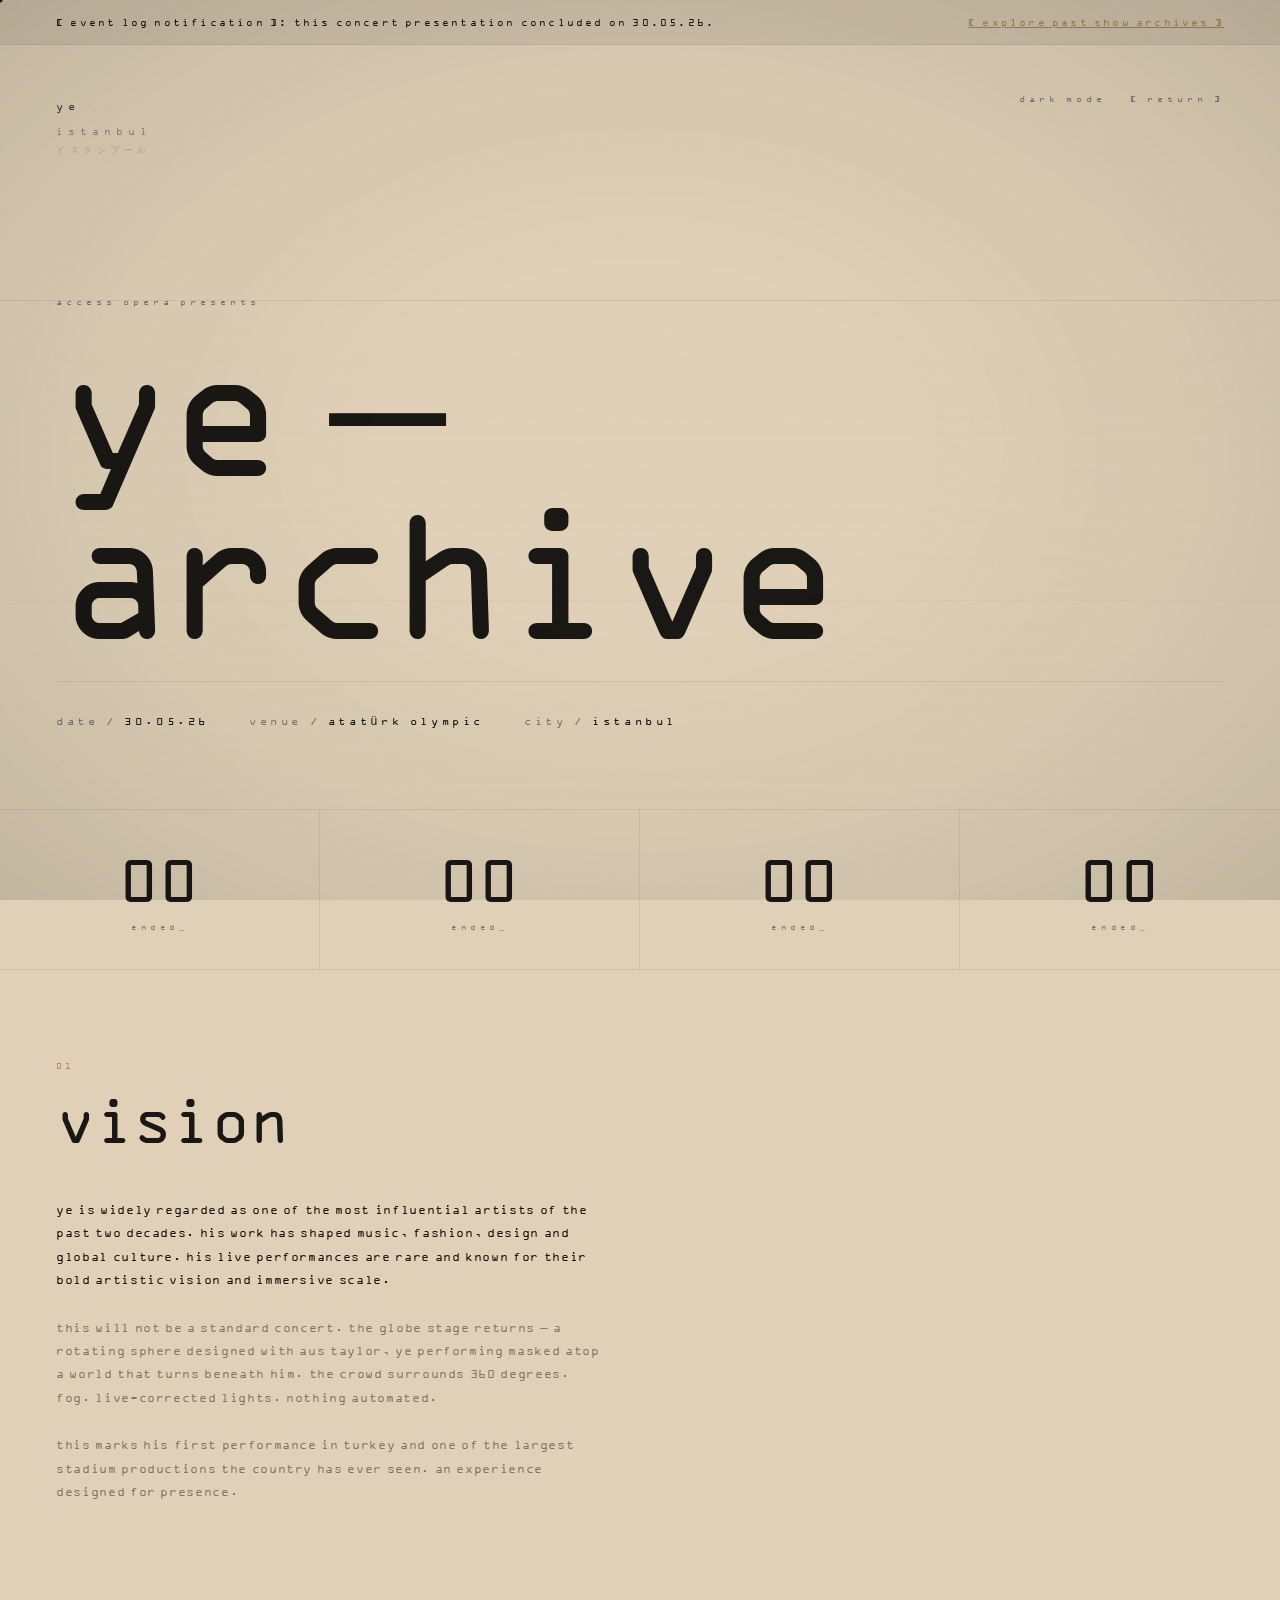
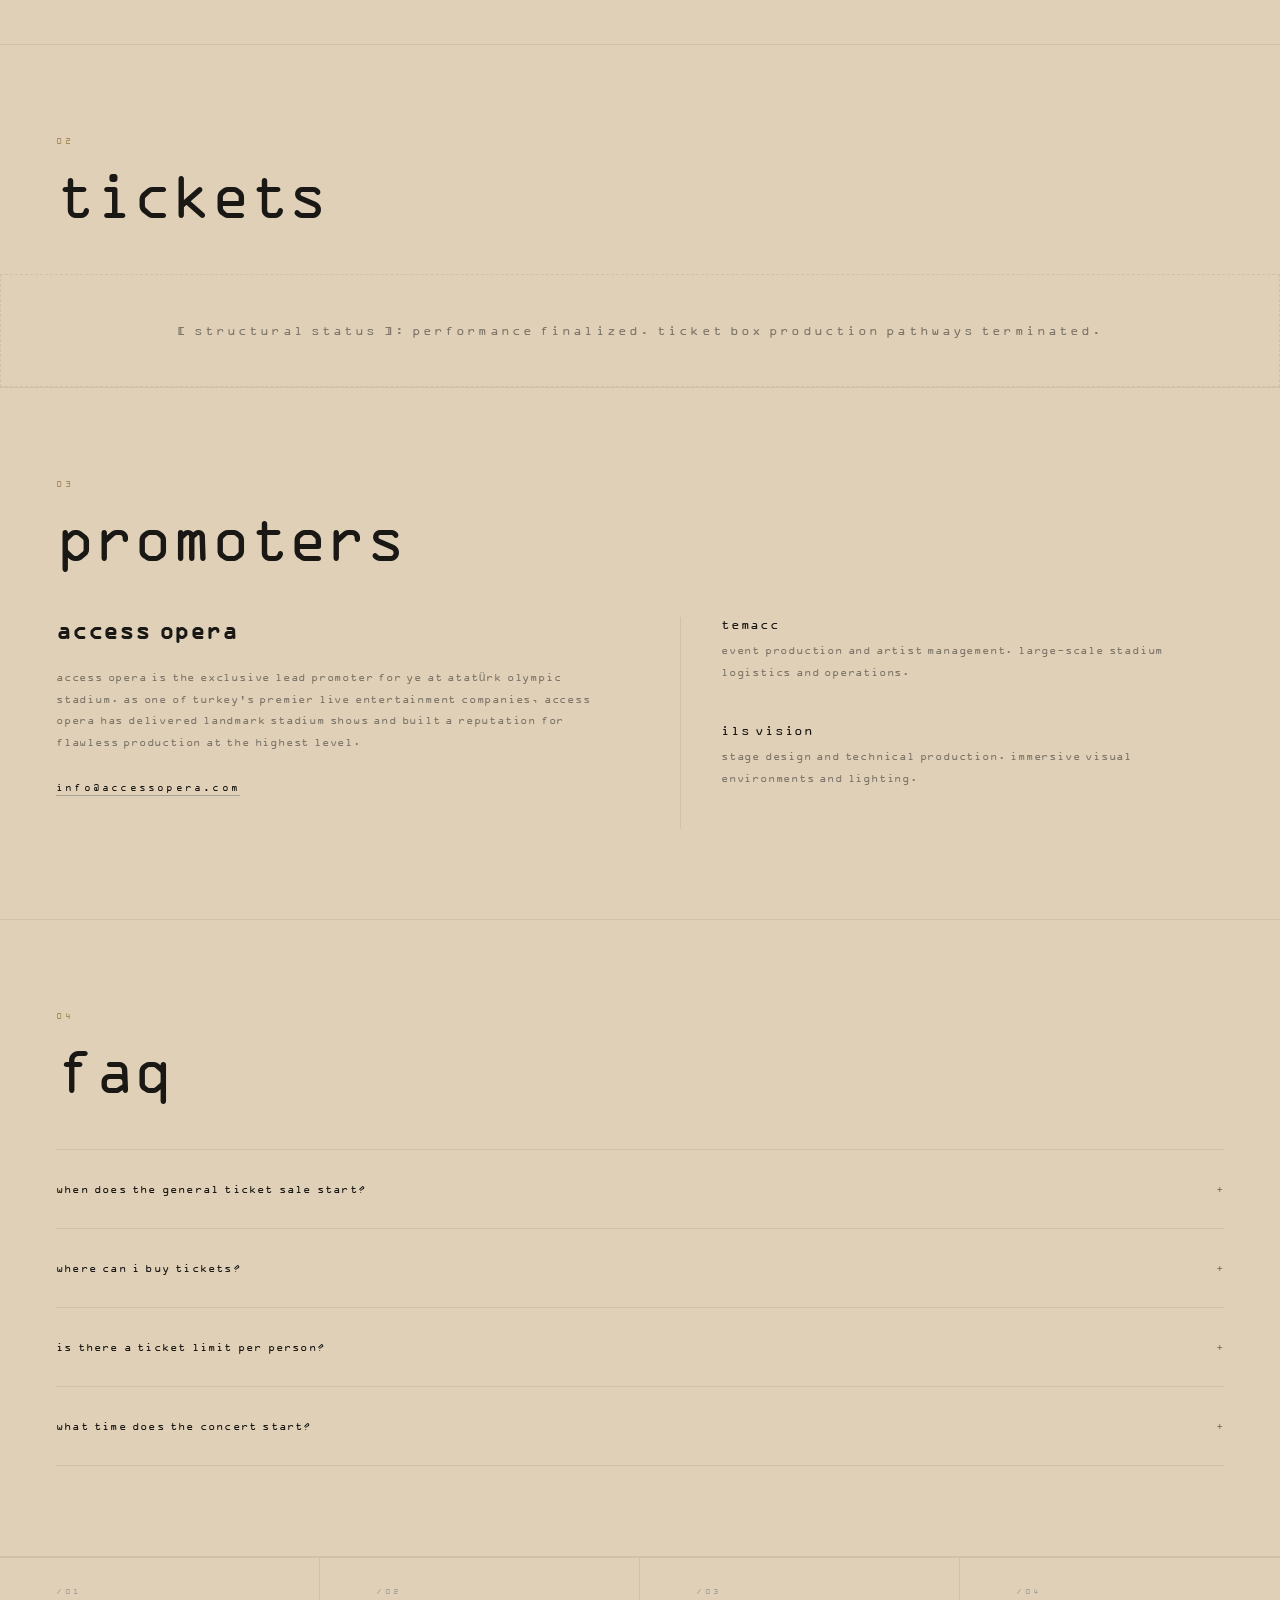
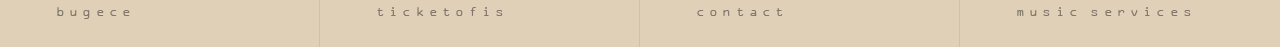
<file: ye.html>
<!DOCTYPE html>
<html lang="en">
<head>
<meta charset="UTF-8"/>
<meta name="viewport" content="width=device-width, initial-scale=1.0, maximum-scale=1.0, user-scalable=no"/>
<title>YE — ISTANBUL | access opera</title>
<meta name="description" content="YE live at Atatürk Olympic Stadium, Istanbul. May 30 2026. The globe stage returns. Presented by Access Opera." />
<meta name="theme-color" content="#dfd0b7" />

<!-- PERFORMANCE: FONT PRELOAD -->
<link rel="preload" href="OCR-a___.ttf" as="font" type="font/truetype" crossorigin>

<style>
/* --- STRICT CUSTOM FONT INJECTION --- */
@font-face {
  font-family: 'OCR A BT';
  src: url('OCR-a___.ttf') format('truetype');
  font-weight: normal;
  font-style: normal;
  font-display: block;
}

*,*::before,*::after{box-sizing:border-box;margin:0;padding:0}

/* --- DEFAULT LIGHT MODE (EXACT HEX: #dfd0b7) --- */
:root{
  --concrete: #1a1815; /* Warm Charcoal Text */
  --raw:      rgba(31, 29, 26, 0.08); /* Ghosted Limestone Borders */
  --deep:     #d5c7ad; /* Elevated Media Background */
  --void:     #dfd0b7; /* EXACT REQUESTED BONE/BEIGE */
  --dust:     #80786b; /* Warm Muted Text */
  --form:     #a8a195; /* Mid-tones */
  --gold:     #9c8454;
  
  /* Metallic Foil Effect */
  --gold-gleam: linear-gradient(135deg, #a38b58 0%, #c2ac7e 40%, #8a7345 60%, #5c4b2b 100%);
  --lux-ease: cubic-bezier(0.22, 1, 0.36, 1);
  --tech-ease: cubic-bezier(0.16, 1, 0.3, 1);
}

/* --- DARK MODE OVERRIDES (MATTE OBSIDIAN) --- */
body.dark-mode {
  --concrete: #e8e6e1; /* Warm Off-White */
  --raw:      rgba(232, 230, 225, 0.06); /* Ghosted Borders */
  --deep:     #161514; /* Elevated Media Background */
  --void:     #121110; /* Soft Matte Obsidian */
  --dust:     #8a8782; /* Muted Secondary Text */
  --form:     #524e4a; /* Mid-tones */
  --gold:     #bda573; /* Base Gold */
  --gold-gleam: linear-gradient(135deg, #c7af7e 0%, #e6d6b3 40%, #bda573 60%, #917c50 100%);
}

html,body{
  width:100vw;
  min-height:100vh;
  overflow-x:hidden;
  background:var(--void);
  cursor:none;
  transition: background 0.8s var(--lux-ease);
}

body{
  font-family:'OCR A BT', 'Courier New', monospace;
  color:var(--concrete);
  text-transform:lowercase;
  letter-spacing:0.05em;
  position:relative;
}

/* ═══════════════════════════════════════
   MAGNETIC DOT CURSOR (OPTICAL BLOOM)
═══════════════════════════════════════ */
#cursor-dot {
  position: fixed; top: 0; left: 0; z-index: 10000;
  width: 5px; height: 5px; background: var(--concrete);
  border-radius: 50%; pointer-events: none;
  transform: translate(-50%, -50%);
  transition: width 0.3s var(--tech-ease), height 0.3s var(--tech-ease), background 0.3s ease, box-shadow 0.3s ease;
}
body.cursor-hover #cursor-dot { 
  width: 8px; height: 8px;
  background: var(--gold-gleam); background-size: 200% auto; 
  box-shadow: 0 0 12px rgba(189, 165, 115, 0.6); 
}

/* GRAIN & VIGNETTE */
.grain{
  position:fixed;inset:0;z-index:600;pointer-events:none;
  background-image:url("data:image/svg+xml,%3Csvg xmlns='http://www.w3.org/2000/svg' width='400' height='400'%3E%3Cfilter id='g'%3E%3CfeTurbulence type='fractalNoise' baseFrequency='0.85' numOctaves='4' stitchTiles='stitch'/%3E%3CfeColorMatrix type='saturate' values='0'/%3E%3C/filter%3E%3Crect width='400' height='400' filter='url(%23g)' opacity='0.15'/%3E%3C/svg%3E");
  background-size:300px 300px; opacity:0.08; mix-blend-mode:multiply;
  transition: opacity 0.8s var(--lux-ease);
}
body.dark-mode .grain { mix-blend-mode: overlay; opacity: 0.12; }

.vignette{
  position:fixed;inset:0;z-index:500;pointer-events:none;
  background:radial-gradient(ellipse 80% 80% at 50% 50%, transparent 25%, rgba(0,0,0,0.04) 55%, rgba(0,0,0,0.15) 100%);
  transition: opacity 0.8s var(--lux-ease);
}
body.dark-mode .vignette { background:radial-gradient(ellipse 80% 80% at 50% 50%, transparent 25%, rgba(0,0,0,0.08) 55%, rgba(0,0,0,0.3) 100%); }

/* DEPRECATION BANNER STYLE */
.deprecation-banner {
  display: none;
  width: 100%;
  background: var(--raw);
  border-bottom: 1px solid var(--raw);
  padding: 16px 56px;
  font-size: 11px;
  letter-spacing: 0.2em;
  color: var(--concrete);
  justify-content: space-between;
  align-items: center;
  position: relative;
  z-index: 100;
  transition: background 0.8s var(--lux-ease), border-color 0.8s var(--lux-ease), color 0.8s var(--lux-ease);
}
.deprecation-banner a {
  color: var(--gold);
  text-decoration: underline;
  cursor: none;
  transition: color 0.4s var(--lux-ease);
}
.deprecation-banner a:hover {
  color: var(--concrete);
}

/* MASS LINES */
.mass-line{
  position:fixed;left:0;right:0;
  height:1px;
  background:var(--raw);
  pointer-events:none;
  z-index:2;
  transition: background 0.8s var(--lux-ease);
}

/* LAYOUT BLOCKS */
.page{
  position:relative;z-index:10;
  width:100%;
  display:flex;
  flex-direction:column;
}

.section-block {
  padding: 10vh 56px;
  border-bottom: 1px solid var(--raw);
  position: relative;
  background: var(--void);
  transition: background 0.8s var(--lux-ease), border-color 0.8s var(--lux-ease);
}

/* TOP HEADER */
.block-top{
  padding:48px 56px 0;
  display:flex;
  justify-content:space-between;
  align-items:flex-start;
  opacity:0;
  animation:appear 1.5s var(--tech-ease) 0.8s forwards;
  position: absolute;
  top: 0; left: 0; right: 0;
  z-index: 20;
}
.wordmark-wrap { text-decoration: none; cursor: none; transition: all 0.4s var(--lux-ease); opacity: 0.8; }
.wordmark{ font-size:11px; letter-spacing:0.45em; color:var(--dust); line-height:2.2; transition: all 0.4s var(--lux-ease); }
.wordmark-primary{ color:var(--concrete); font-size:12px; }
.wordmark-sub { font-size:9px; letter-spacing:0.5em; color:var(--form); transition: color 0.4s var(--lux-ease); }
.wordmark-wrap:hover .wordmark { color: var(--gold); text-shadow: 0 0 10px rgba(189, 165, 115, 0.4); }

.top-right-actions { display: flex; gap: 24px; align-items: center; }
.open-tag, .theme-btn { 
  font-size:10px; letter-spacing:0.4em; color:var(--dust); text-align:right; 
  text-decoration: none; cursor: none; transition: all 0.4s var(--lux-ease);
  background: none; border: none; font-family: inherit;
}
.open-tag:hover, .theme-btn:hover { color: var(--gold); text-shadow: 0 0 10px rgba(189, 165, 115, 0.4); }

/* HERO W/ BACKGROUND VIDEO */
.hero-wrap {
  position: relative;
  min-height: 85vh;
  display: flex;
  flex-direction: column;
  justify-content: flex-end;
  align-items: flex-start;
  padding: 0 56px 80px 56px;
  overflow: hidden;
  border-bottom: 1px solid var(--raw);
  transition: border-color 0.8s var(--lux-ease);
}

.hero-video {
  position: absolute;
  top: 50%;
  left: 50%;
  min-width: 100%;
  min-height: 100%;
  width: auto;
  height: auto;
  transform: translate(-50%, -50%);
  z-index: 0;
  object-fit: cover;
  opacity: 0.25;
  filter: none;
  transition: opacity 0.8s var(--lux-ease);
}
body.dark-mode .hero-video { opacity: 0.35; }

.hero-overlay {
  position: absolute;
  inset: 0;
  background: linear-gradient(to top, var(--void) 0%, transparent 60%);
  z-index: 1;
  transition: background 0.8s var(--lux-ease);
}

.hero-content {
  position: relative;
  z-index: 2;
  opacity: 0;
  animation: massReveal 3s var(--tech-ease) 0.6s forwards;
}

.hero-presenter { font-size: 10px; letter-spacing: 0.4em; color: var(--dust); margin-bottom: 16px; }
.hero-title { font-size: clamp(80px, 15vw, 220px); font-weight: 400; line-height: 0.85; letter-spacing: -0.04em; color: var(--concrete); transition: color 0.8s var(--lux-ease); }
.datum { width: 0; height: 1px; background: var(--raw); margin: 32px 0; animation: drawLine 2s ease 1.8s forwards; transition: background 0.8s var(--lux-ease); }
.hero-meta { display: flex; gap: 40px; font-size: 12px; letter-spacing: 0.3em; color: var(--dust); flex-wrap: wrap; }
.hero-meta span { color: var(--concrete); transition: color 0.8s var(--lux-ease); }

/* COUNTDOWN SLAB */
.countdown-slab {
  display: grid;
  grid-template-columns: repeat(4, 1fr);
  border-bottom: 1px solid var(--raw);
  background: transparent;
  opacity: 0;
  animation: appear 2s var(--tech-ease) 1s forwards;
  position: relative;
  z-index: 10;
  transition: border-color 0.8s var(--lux-ease);
}
.cd-unit {
  padding: 4vh 2vw;
  text-align: center;
  border-right: 1px solid var(--raw);
  transition: border-color 0.8s var(--lux-ease);
}
.cd-unit:last-child { border-right: none; }
.cd-num { font-size: clamp(32px, 5vw, 72px); color: var(--concrete); line-height: 1; transition: opacity 0.15s, color 0.8s var(--lux-ease); }
.cd-num.glitch { opacity: 0; }
.cd-lbl { font-size: 9px; letter-spacing: 0.4em; color: var(--dust); margin-top: 12px; transition: color 0.8s var(--lux-ease); }

/* SHARED SECTION STYLES */
.sec-num { 
  font-size: 10px; letter-spacing: 0.3em; margin-bottom: 16px; flex-shrink: 0; 
  background: var(--gold-gleam); -webkit-background-clip: text; -webkit-text-fill-color: transparent;
  background-size: 200% auto; animation: gleam 4s linear infinite;
}
@keyframes gleam { to { background-position: 200% center; } }

.sec-title { font-size: clamp(32px, 5vw, 80px); font-weight: 400; letter-spacing: -0.02em; line-height: 1; margin-bottom: 48px; color: var(--concrete); transition: color 0.8s var(--lux-ease); }

/* VISION */
.vision-grid { display: grid; grid-template-columns: 1fr 1fr; gap: 80px; align-items: start; }
.vision-text p { font-size: 13px; line-height: 1.8; letter-spacing: 0.05em; color: var(--dust); margin-bottom: 24px; transition: color 0.8s var(--lux-ease); }
.vision-text p:first-of-type { color: var(--concrete); }
.embed-box { filter: grayscale(100%) contrast(1.2); opacity: 0.8; transition: all 0.5s var(--lux-ease); cursor: none; }
.embed-box:hover { filter: grayscale(0%) contrast(1); opacity: 1; }

/* TICKETS */
.ticket-grid {
  display: grid;
  grid-template-columns: repeat(4, 1fr);
  border-top: 1px solid var(--raw);
  border-left: 1px solid var(--raw);
  transition: border-color 0.8s var(--lux-ease);
}
.t-card {
  position: relative;
  padding: 40px 32px;
  border-right: 1px solid var(--raw);
  border-bottom: 1px solid var(--raw);
  display: flex;
  flex-direction: column;
  min-height: 380px;
  text-decoration: none;
  cursor: none;
  overflow: hidden;
  transition: color 0.6s var(--lux-ease), border-color 0.8s var(--lux-ease);
}
.t-card::before {
  content: ''; position: absolute; bottom: 0; left: 0; right: 0; height: 0;
  background: var(--raw); transition: height 0.6s var(--lux-ease); z-index: 0;
}
.t-card:hover::before { height: 100%; }
.t-content { position: relative; z-index: 1; display: flex; flex-direction: column; height: 100%; }
.t-tier { font-size: 9px; letter-spacing: 0.3em; color: var(--dust); margin-bottom: 16px; transition: color 0.4s var(--lux-ease); }
.t-name { font-size: clamp(20px, 2vw, 28px); color: var(--form); line-height: 1.1; margin-bottom: 16px; transition: color 0.4s var(--lux-ease); }
.t-price { font-size: clamp(28px, 3vw, 40px); color: var(--concrete); margin-bottom: 24px; transition: color 0.4s var(--lux-ease); }
.t-price span { font-size: 11px; color: var(--dust); letter-spacing: 0.2em; transition: color 0.4s var(--lux-ease); }
.t-feats { list-style: none; flex-grow: 1; }
.t-feats li { font-size: 10px; color: var(--dust); margin-bottom: 8px; position: relative; padding-left: 12px; transition: color 0.4s var(--lux-ease); }
.t-feats li::before { content: '-'; position: absolute; left: 0; color: var(--form); }
.t-action { font-size: 10px; letter-spacing: 0.4em; color: var(--form); margin-top: auto; padding-top: 24px; border-top: 1px solid var(--raw); transition: color 0.4s var(--lux-ease), border-color 0.8s var(--lux-ease); }

.t-card:hover .t-tier, .t-card:hover .t-feats li, .t-card:hover .t-price span { color: var(--concrete); }
.t-card:hover .t-name { color: var(--gold); }
.t-card:hover .t-action { color: var(--gold); }

/* TERMINATED SALE INFRASTRUCTURE BANNER */
.lockdown-message-container {
  display: none;
  width: 100%;
  border: 1px dashed var(--raw);
  padding: 48px;
  text-align: center;
  font-size: 14px;
  letter-spacing: 0.15em;
  color: var(--dust);
  transition: border-color 0.8s var(--lux-ease), color 0.8s var(--lux-ease);
}

/* PROMOTERS */
.promo-grid { display: grid; grid-template-columns: 1fr 1fr; gap: 80px; }
.promo-lead { font-size: 24px; color: var(--concrete); margin-bottom: 24px; transition: color 0.8s var(--lux-ease); }
.promo-text { font-size: 12px; line-height: 1.8; color: var(--dust); margin-bottom: 24px; transition: color 0.8s var(--lux-ease); }
.promo-link { color: var(--concrete); text-decoration: none; font-size: 11px; letter-spacing: 0.2em; border-bottom: 1px solid var(--form); padding-bottom: 2px; cursor: none; transition: border-color 0.3s, color 0.8s var(--lux-ease); }
.promo-link:hover { border-color: var(--gold); color: var(--gold); }
.promo-side { border-left: 1px solid var(--raw); padding-left: 40px; transition: border-color 0.8s var(--lux-ease); }
.p-block { margin-bottom: 40px; }
.p-name { font-size: 14px; color: var(--concrete); margin-bottom: 8px; display: block; transition: color 0.8s var(--lux-ease); }

/* FAQ */
.faq-list { border-top: 1px solid var(--raw); transition: border-color 0.8s var(--lux-ease); }
.faq-item { border-bottom: 1px solid var(--raw); cursor: none; position: relative; overflow: hidden; transition: border-color 0.8s var(--lux-ease); }
.faq-item::before { content: ''; position: absolute; bottom: 0; left: 0; right: 0; height: 0; background: var(--raw); transition: height 0.5s var(--lux-ease); z-index: 0; }
.faq-item:hover::before { height: 100%; }
.faq-row { position: relative; z-index: 1; padding: 32px 0; display: flex; justify-content: space-between; font-size: 12px; letter-spacing: 0.1em; color: var(--concrete); transition: color 0.3s var(--lux-ease); }
.faq-icon { color: var(--dust); transition: transform 0.4s var(--lux-ease), color 0.4s var(--lux-ease); }
.faq-item.open .faq-icon { transform: rotate(45deg); color: var(--gold); }
.faq-body { position: relative; z-index: 1; display: grid; grid-template-rows: 0fr; transition: grid-template-rows 0.4s var(--tech-ease); }
.faq-item.open .faq-body { grid-template-rows: 1fr; }
.faq-body > div { overflow: hidden; }
.faq-text { padding-bottom: 32px; font-size: 11px; color: var(--dust); line-height: 1.6; max-width: 800px; }
.faq-item:hover .faq-row { color: var(--concrete); }

/* FOOTER NAV SLAB */
.nav-slab{ display:grid; grid-template-columns:repeat(4,1fr); border-top:1px solid var(--raw); background: transparent; transition: border-color 0.8s var(--lux-ease); }
.nav-item{ position:relative; display:flex; flex-direction:column; justify-content:center; padding:28px 56px; text-decoration:none; color:var(--dust); border-right:1px solid var(--raw); cursor:none; overflow:hidden; transition:color 0.8s var(--lux-ease), border-color 0.8s var(--lux-ease); }
.nav-item:last-child{ border-right:none; }
.nav-item::before{ content:''; position:absolute; bottom:0; left:0; right:0; height:0; background:var(--raw); transition:height 0.6s var(--lux-ease); z-index:0; }
.nav-item:hover::before{ height:100%; }
.nav-item:hover{ color:var(--concrete); }
.nav-num{ position:relative; z-index:1; font-size:9px; letter-spacing:0.3em; color:var(--form); margin-bottom:8px; transition:color 0.6s var(--lux-ease); }
.nav-item:hover .nav-num{ color:var(--dust); }
.nav-label{ position:relative; z-index:1; font-size:clamp(13px,1.1vw,16px); letter-spacing:0.3em; transition: color 0.4s var(--lux-ease); }
.nav-item:hover .nav-label {
  background: var(--gold-gleam); -webkit-background-clip: text; -webkit-text-fill-color: transparent;
  background-size: 200% auto; animation: gleam 3s linear infinite;
}

/* LOADER */
.loader{ position:fixed; inset:0; background:var(--void); z-index:5000; display:flex; align-items:center; justify-content:center; transition: transform 1s var(--tech-ease), background 0.8s var(--lux-ease); }
.loader-inner{ font-size:10px; letter-spacing:0.6em; color:var(--concrete); text-transform: lowercase; animation:loaderFade 1.2s var(--lux-ease) 0.8s forwards; }
@keyframes loaderFade{ to{opacity:0; filter:blur(4px);} }
.loader.gone { transform: translateY(-100%); }

@keyframes appear{ from{opacity:0;transform:translateY(12px)} to{opacity:1;transform:translateY(0)} }
@keyframes massReveal{ 0%{opacity:0;filter:blur(8px)} 100%{opacity:1;filter:blur(0)} }
@keyframes drawLine{ to{width:100%} }

/* MOBILE */
@media(max-width:850px){
  body{cursor:auto} #cursor-dot {display:none}
  .block-top { padding-left: 28px; padding-right: 28px; }
  .section-block, .nav-item { padding-left: 28px; padding-right: 28px; }
  
  .hero-wrap { padding: 0 28px 40px 28px; min-height: 80vh; }
  .hero-title { font-size: clamp(60px, 18vw, 120px); }

  .hero-meta { flex-direction: column; gap: 16px; }
  .countdown-slab { grid-template-columns: repeat(2, 1fr); }
  .cd-unit:nth-child(2) { border-right: none; }
  .cd-unit:nth-child(1), .cd-unit:nth-child(2) { border-bottom: 1px solid var(--raw); }
  .vision-grid, .promo-grid { grid-template-columns: 1fr; gap: 48px; }
  .ticket-grid { grid-template-columns: 1fr; border-left: none; }
  .t-card { border-right: none; min-height: auto; padding: 32px 28px; }
  .promo-side { border-left: none; padding-left: 0; border-top: 1px solid var(--raw); padding-top: 40px; }
  .nav-slab{ grid-template-columns:repeat(2,1fr); }
  .nav-item:nth-child(2){ border-right:none; }
  .nav-item:nth-child(3), .nav-item:nth-child(4){ border-top:1px solid var(--raw); }
}
</style>
</head>
<body>

<div id="cursor-dot"></div>

<div class="deprecation-banner" id="deprecation-banner-frame">
  <span>[ event log notification ]: this concert presentation concluded on 30.05.26.</span>
  <a href="index.html?force=post">[ explore past show archives ]</a>
</div>

<div class="loader"><div class="loader-inner">ye — istanbul</div></div>
<div class="grain"></div>
<div class="vignette"></div>

<div class="mass-line" style="top:33.33vh"></div>
<div class="mass-line" style="top:66.66vh"></div>

<div class="page">
  
  <header class="block-top">
    <a href="index.html" class="wordmark-wrap">
      <div class="wordmark wordmark-primary">YE</div>
      <div class="wordmark">istanbul</div>
      <div class="wordmark-sub">イスタンブール</div>
    </a>
    <div class="top-right-actions">
      <button class="theme-btn" id="theme-toggle">dark mode</button>
      <a href="index.html" class="open-tag">[ return ]</a>
    </div>
  </header>

  <section class="hero-wrap">
    <video autoplay loop muted playsinline class="hero-video">
      <source src="YE TRAILER.mp4" type="video/mp4">
    </video>
    <div class="hero-overlay"></div>
    
    <div class="hero-content">
      <div class="hero-presenter">access opera presents</div>
      <h1 class="hero-title" id="hero-title-target">YE</h1>
      <div class="datum"></div>
      <div class="hero-meta">
        <div>date / <span>30.05.26</span></div>
        <div>venue / <span>atatürk olympic</span></div>
        <div>city / <span>istanbul</span></div>
      </div>
    </div>
  </section>

  <section class="countdown-slab">
    <div class="cd-unit"><div class="cd-num" id="days">00</div><div class="cd-lbl" id="lbl-days">days</div></div>
    <div class="cd-unit"><div class="cd-num" id="hours">00</div><div class="cd-lbl" id="lbl-hours">hours</div></div>
    <div class="cd-unit"><div class="cd-num" id="minutes">00</div><div class="cd-lbl" id="lbl-min">min</div></div>
    <div class="cd-unit"><div class="cd-num" id="seconds">00</div><div class="cd-lbl" id="lbl-sec">sec</div></div>
  </section>

  <section id="vision" class="section-block">
    <div class="sec-num">01</div>
    <h2 class="sec-title">vision</h2>
    <div class="vision-grid">
      <div class="vision-text">
        <p>YE is widely regarded as one of the most influential artists of the past two decades. His work has shaped music, fashion, design and global culture. His live performances are rare and known for their bold artistic vision and immersive scale.</p>
        <p>This will not be a standard concert. The globe stage returns — a rotating sphere designed with Aus Taylor, YE performing masked atop a world that turns beneath him. The crowd surrounds 360 degrees. Fog. Live-corrected lights. Nothing automated.</p>
        <p>This marks his first performance in Turkey and one of the largest stadium productions the country has ever seen. An experience designed for presence.</p>
      </div>
      <div class="embed-box">
      <iframe data-testid="embed-iframe" style="border-radius:12px" src="https://open.spotify.com/embed/album/5poA9SAx0Xiz1cf17fWBLS?utm_source=generator&theme=0" width="100%" height="352" frameBorder="0" allowfullscreen="" allow="autoplay; clipboard-write; encrypted-media; fullscreen; picture-in-picture" loading="lazy"></iframe>
      </div>
    </div>
  </section>

  <section id="tickets" class="section-block" style="padding-left:0; padding-right:0; padding-bottom:0;">
    <div style="padding: 0 56px;">
      <div class="sec-num">02</div>
      <h2 class="sec-title">tickets</h2>
    </div>
    
    <div class="ticket-grid" id="ticket-purchase-grid">
      <a href="https://bugece.co" target="_blank" rel="noopener" class="t-card">
        <div class="t-content">
          <div class="t-tier">tier 1</div>
          <div class="t-name">general<br>admission</div>
          <div class="t-price">2.500 <span>try</span></div>
          <ul class="t-feats"><li>upper bowl viewing</li><li>stadium access</li></ul>
          <div class="t-action">acquire_</div>
        </div>
      </a>
      <a href="https://bugece.co" target="_blank" rel="noopener" class="t-card">
        <div class="t-content">
          <div class="t-tier">tier 2</div>
          <div class="t-name">reserved<br>seated</div>
          <div class="t-price">4.000 <span>try</span></div>
          <ul class="t-feats"><li>lower bowl sightlines</li><li>priority entry lane</li></ul>
          <div class="t-action">acquire_</div>
        </div>
      </a>
      <a href="https://ticketofis.com" target="_blank" rel="noopener" class="t-card">
        <div class="t-content">
          <div class="t-tier">limited</div>
          <div class="t-name">vip<br>floor</div>
          <div class="t-price">8.500 <span>try</span></div>
          <ul class="t-feats"><li>standing floor access</li><li>dedicated bar</li><li>limited edition merch</li></ul>
          <div class="t-action">acquire_</div>
        </div>
      </a>
      <a href="https://ticketofis.com" target="_blank" rel="noopener" class="t-card">
        <div class="t-content">
          <div class="t-tier">exclusive</div>
          <div class="t-name">vip<br>lounge</div>
          <div class="t-price">15.000 <span>try</span></div>
          <ul class="t-feats"><li>premium viewing deck</li><li>open bar & dining</li><li>exclusive merch</li><li>parking included</li></ul>
          <div class="t-action">acquire_</div>
        </div>
      </a>
    </div>

    <div class="lockdown-message-container" id="ticket-lockdown-deck">
      [ structural status ]: performance finalized. ticket box production pathways terminated.
    </div>
  </section>

  <section id="promoters" class="section-block">
    <div class="sec-num">03</div>
    <h2 class="sec-title">promoters</h2>
    <div class="promo-grid">
      <div>
        <h3 class="promo-lead">access opera</h3>
        <p class="promo-text">Access Opera is the exclusive lead promoter for YE at Atatürk Olympic Stadium. As one of Turkey's premier live entertainment companies, Access Opera has delivered landmark stadium shows and built a reputation for flawless production at the highest level.</p>
        <a href="mailto:info@accessopera.com" class="promo-link">info@accessopera.com</a>
      </div>
      <div class="promo-side">
        <div class="p-block">
          <span class="p-name">temacc</span>
          <p class="promo-text" style="margin-bottom:0;">Event production and artist management. Large-scale stadium logistics and operations.</p>
        </div>
        <div class="p-block">
          <span class="p-name">ils vision</span>
          <p class="promo-text" style="margin-bottom:0;">Stage design and technical production. Immersive visual environments and lighting.</p>
        </div>
      </div>
    </div>
  </section>

  <section id="faq" class="section-block">
    <div class="sec-num">04</div>
    <h2 class="sec-title">faq</h2>
    <div class="faq-list">
      <div class="faq-item">
        <div class="faq-row"><span>when does the general ticket sale start?</span><span class="faq-icon">+</span></div>
        <div class="faq-body"><div><div class="faq-text">The general ticket sale will start soon. Exact dates are announced on the official ticket page via bugece and ticketofis.</div></div></div>
      </div>
      <div class="faq-item">
        <div class="faq-row"><span>where can i buy tickets?</span><span class="faq-icon">+</span></div>
        <div class="faq-body"><div><div class="faq-text">Tickets are available exclusively through Bugece and Ticketofis. Do not buy tickets from unofficial resale platforms.</div></div></div>
      </div>
      <div class="faq-item">
        <div class="faq-row"><span>is there a ticket limit per person?</span><span class="faq-icon">+</span></div>
        <div class="faq-body"><div><div class="faq-text">Yes. Each person can purchase a maximum of 6 tickets per show. Orders that exceed the limit may be cancelled.</div></div></div>
      </div>
      <div class="faq-item">
        <div class="faq-row"><span>what time does the concert start?</span><span class="faq-icon">+</span></div>
        <div class="faq-body"><div><div class="faq-text">Doors open at 18:00. Show begins at 20:00 sharp. Times are subject to change. Nothing is automated.</div></div></div>
      </div>
    </div>
  </section>

  <footer class="block-bottom">
    <nav class="nav-slab">
      <a href="https://bugece.co" target="_blank" rel="noopener" class="nav-item">
        <div class="nav-num">/01</div>
        <div class="nav-label">bugece</div>
      </a>
      <a href="https://ticketofis.com" target="_blank" rel="noopener" class="nav-item">
        <div class="nav-num">/02</div>
        <div class="nav-label">ticketofis</div>
      </a>
      <a href="mailto:info@accessopera.com" class="nav-item">
        <div class="nav-num">/03</div>
        <div class="nav-label">contact</div>
      </a>
      <a href="/musicservices" class="nav-item">
        <div class="nav-num">/04</div>
        <div class="nav-label">music services</div>
      </a>
    </nav>
  </footer>

</div>

<script>
// Magnetic Cursor Engine (Circular Optical Bloom Dot)
const dot = document.getElementById('cursor-dot');
let dx = 0, dy = 0;
document.addEventListener('mousemove', e => { dx = e.clientX; dy = e.clientY; });
(function cursorLoop() {
  if(dot) dot.style.transform = `translate(calc(${dx}px - 50%), calc(${dy}px - 50%))`;
  requestAnimationFrame(cursorLoop);
})();

function registerCursorHover() {
  document.querySelectorAll('a, button, .t-card, .faq-item, .nav-item').forEach(el => {
    el.addEventListener('mouseenter', () => document.body.classList.add('cursor-hover'));
    el.addEventListener('mouseleave', () => document.body.classList.remove('cursor-hover'));
  });
}

// Slide-up Presentation Loader Engine
window.addEventListener('load', () => {
  setTimeout(() => {
    const loader = document.querySelector('.loader');
    if(loader) loader.classList.add('gone');
  }, 1000);
});

// Theme Engine Matrix Toggle (Light / Dark Adaptive Override)
const themeToggle = document.getElementById('theme-toggle');
if(themeToggle) {
  themeToggle.addEventListener('click', (e) => {
    e.preventDefault();
    document.body.classList.toggle('dark-mode');
    if(document.body.classList.contains('dark-mode')) {
      themeToggle.innerText = 'light mode';
    } else {
      themeToggle.innerText = 'dark mode';
    }
  });
}

// --- LIFECYCLE CONTROLLER CLOCK ENGINE ---
var eventDate = new Date('2026-05-30T23:00:00+03:00').getTime();
const urlParams = new URLSearchParams(window.location.search);
const forcePostMode = urlParams.get('force') === 'post';
const isAfterIstanbul = forcePostMode || (Date.now() > eventDate);

window.addEventListener('DOMContentLoaded', () => {
  if (isAfterIstanbul) {
    // 1. Fire up the notification array layout
    const banner = document.getElementById('deprecation-banner-frame');
    if(banner) banner.style.display = 'flex';

    // 2. Adjust header word tokens
    const mainTitle = document.getElementById('hero-title-target');
    if(mainTitle) mainTitle.innerText = "YE — archive";

    // 3. Drop down ticket blocks
    const tGrid = document.getElementById('ticket-purchase-grid');
    const tLock = document.getElementById('ticket-lockdown-deck');
    if(tGrid) tGrid.style.display = 'none';
    if(tLock) tLock.style.display = 'block';

    // 4. Force terminal ticks out of metric nodes
    document.querySelectorAll('.cd-num').forEach(el => {
      el.textContent = "00";
    });
    const subLabels = ['lbl-days', 'lbl-hours', 'lbl-min', 'lbl-sec'];
    subLabels.forEach(id => {
      const lbl = document.getElementById(id);
      if(lbl) lbl.innerText = "ended_";
    });
  } else {
    // Keep ticking if we haven't crossed the deadline yet
    var prevValues = ['', '', '', ''];
    function pad(n) { return String(Math.max(0, Math.floor(n))).padStart(2, '0'); }
    function updateCountdown() {
      var d = Math.max(0, eventDate - Date.now());
      var values = [pad(d/86400000), pad((d%86400000)/3600000), pad((d%3600000)/60000), pad((d%60000)/1000)];
      var ids = ['days', 'hours', 'minutes', 'seconds'];
      ids.forEach(function(id, i) {
        var el = document.getElementById(id);
        if (!el) return;
        if (values[i] !== prevValues[i]) {
          el.classList.add('glitch');
          setTimeout(function() { el.classList.remove('glitch'); }, 150);
          el.textContent = values[i];
          prevValues[i] = values[i];
        }
      });
    }
    updateCountdown(); 
    setInterval(updateCountdown, 1000);
  }
  registerCursorHover();
});

// FAQ Accordion
document.querySelectorAll('.faq-item').forEach(function(item) { 
  item.addEventListener('click', function() { 
    item.classList.toggle('open'); 
  }); 
});
</script>
</body>
</html>
</file>
<file: style.css>
*, ::after, ::before {
  box-sizing: border-box;
  margin: 0;
  padding: 0;
}

@font-face {
  font-family: 'OCR A BT';
  src: url('OCR-a___.ttf') format('truetype');
  font-weight: 400;
  font-style: normal;
  font-display: swap;
}

:root {
  --concrete: #1a1815;
  --raw: rgba(31, 29, 26, 0.08);
  --deep: #d5c7ad;
  --void: #dfd0b7;
  --dust: #80786b;
  --form: #a8a195;
  --gold: #9c8454;
  --gold-gleam: linear-gradient(135deg, #a38b58 0%, #c2ac7e 40%, #8a7345 60%, #5c4b2b 100%);
  --lux-ease: cubic-bezier(0.22, 1, 0.36, 1);
  --tech-ease: cubic-bezier(0.16, 1, 0.3, 1);
}

body.dark-mode {
  --concrete: #e8e6e1;
  --raw: rgba(232, 230, 225, 0.06);
  --deep: #161514;
  --void: #121110;
  --dust: #8a8782;
  --form: #524e4a;
  --gold: #bda573;
  --gold-gleam: linear-gradient(135deg, #c7af7e 0%, #e6d6b3 40%, #bda573 60%, #917c50 100%);
}

body, html {
  width: 100vw;
  height: 100vh;
  height: 100dvh;
  overflow: hidden;
  background: var(--void);
  cursor: none;
  transition: background .8s var(--lux-ease);
}

body {
  font-family: "IBM Plex Mono", "IBM Plex Mono Text", "Courier New", monospace;
  color: var(--concrete);
  text-transform: lowercase;
  letter-spacing: .05em;
  position: relative;
}

#cursor-dot {
  position: fixed;
  top: 0;
  left: 0;
  z-index: 10000;
  width: 5px;
  height: 5px;
  background: var(--concrete);
  border-radius: 50%;
  transform: translate(-50%, -50%);
  opacity: 0;
  transition: width .3s var(--tech-ease), height .3s var(--tech-ease), background .3s ease, box-shadow .3s ease, opacity .2s ease;
  pointer-events: none;
}

body.cursor-ready #cursor-dot {
  opacity: 1;
}

body.cursor-hover #cursor-dot {
  width: 8px;
  height: 8px;
  background: var(--gold-gleam);
  background-size: 200% auto;
  box-shadow: 0 0 12px rgba(189, 165, 115, .6);
}

.grain {
  position: fixed;
  inset: 0;
  z-index: 600;
  background-image: url("data:image/svg+xml,%3Csvg xmlns='http://www.w3.org/2000/svg' width='400' height='400'%3E%3Cfilter id='g'%3E%3CfeTurbulence type='fractalNoise' baseFrequency='0.85' numOctaves='4' stitchTiles='stitch'/%3E%3CfeColorMatrix type='saturate' values='0'/%3E%3C/filter%3E%3Crect width='400' height='400' filter='url(%23g)' opacity='0.15'/%3E%3C/svg%3E");
  background-size: 300px 300px;
  opacity: .08;
  mix-blend-mode: multiply;
  pointer-events: none;
}

body.dark-mode .grain {
  mix-blend-mode: overlay;
  opacity: .12;
}

.vignette {
  position: fixed;
  inset: 0;
  z-index: 500;
  background: radial-gradient(ellipse 80% 80% at 50% 50%, transparent 25%, rgba(0, 0, 0, .04) 55%, rgba(0, 0, 0, .15) 100%);
  transition: opacity .8s var(--lux-ease);
  pointer-events: none;
}

body.dark-mode .vignette {
  background: radial-gradient(ellipse 80% 80% at 50% 50%, transparent 25%, rgba(0, 0, 0, .08) 55%, rgba(0, 0, 0, .3) 100%);
}

.page {
  position: relative;
  display: flex;
  flex-direction: column;
  isolation: isolate;
  z-index: 10;
  width: 100%;
  height: 100%;
  padding: 0;
}

.block-top {
  position: relative;
  z-index: 1;
  padding: 48px 56px 0;
  flex-shrink: 0;
  opacity: 0;
  animation: appear 1.5s var(--tech-ease) .8s forwards;
}

body.home-view-active .block-top {
  visibility: hidden;
  pointer-events: none;
}

.wordmark-wrap {
  text-decoration: none;
  cursor: none;
  opacity: .8;
  transition: all .4s var(--lux-ease);
}

.wordmark {
  font-size: 14px;
  letter-spacing: .45em;
  color: var(--dust);
  line-height: 2.2;
  transition: all .4s var(--lux-ease);
}

.wordmark-primary {
  color: var(--concrete);
  font-size: 15px;
}

.wordmark-wrap:hover .wordmark {
  color: var(--gold);
  text-shadow: 0 0 10px rgba(189, 165, 115, .4);
}

.top-right-actions {
  display: flex;
  gap: 24px;
  align-items: center;
}

.open-tag {
  font-family: inherit;
  background: 0 0;
  border: none;
  text-decoration: none;
  font-size: 12px;
  letter-spacing: .4em;
  color: var(--dust);
  text-align: right;
  cursor: none;
  transition: all .4s var(--lux-ease);
}

.open-tag:hover {
  color: var(--gold);
  text-shadow: 0 0 10px rgba(189, 165, 115, .4);
}

.hc-link:focus:not(:focus-visible) {
  outline: none;
}

.hc-link:focus-visible {
  outline: 1px solid var(--gold);
  outline-offset: 4px;
}

.block-center {
  position: relative;
  z-index: 1;
  display: flex;
  flex-direction: column;
  justify-content: flex-start;
  padding: 20px 56px 40px;
  flex-grow: 1;
  flex-shrink: 1;
  min-height: 0;
  overflow-y: auto;
  overflow-x: hidden;
  scrollbar-width: none;
}

.block-center::-webkit-scrollbar {
  display: none;
}

.view {
  position: relative;
  height: 100%;
  display: none;
  flex-direction: column;
  justify-content: flex-start;
  width: 100%;
  min-height: 0;
}

.view.active {
  display: flex;
  animation: massReveal .8s var(--tech-ease) forwards;
}

#view-home {
  justify-content: center;
  overflow: hidden;
}

.home-bg-video {
  position: absolute;
  inset: 0;
  z-index: 0;
  display: block;
  width: 100%;
  height: 100%;
  min-width: 100%;
  min-height: 100%;
  object-fit: cover;
  opacity: .42;
  pointer-events: none;
}

.home-bg-scrim {
  position: absolute;
  inset: 0;
  z-index: 0;
  background: rgba(18, 17, 16, .42);
  pointer-events: none;
}

body:not(.home-view-active) .home-bg-video,
body:not(.home-view-active) .home-bg-scrim {
  display: none;
}

.sec-num {
  font-size: 12px;
  letter-spacing: .3em;
  margin-bottom: 12px;
  flex-shrink: 0;
  background: var(--gold-gleam);
  -webkit-text-fill-color: transparent;
  -webkit-background-clip: text;
  background-size: 200% auto;
  animation: 4s linear infinite gleam;
}

.sec-title {
  font-size: clamp(32px, 5vw, 64px);
  color: var(--concrete);
  font-weight: 400;
  letter-spacing: -.02em;
  line-height: 1;
  margin-bottom: 24px;
  flex-shrink: 0;
}

.home-layout {
  position: relative;
  z-index: 1;
  display: flex;
  flex-direction: column;
  gap: 36px;
  align-items: center;
  justify-content: center;
  width: 100%;
  flex-grow: 1;
  min-height: 0;
  text-align: center;
}

.home-left {
  flex: none;
  display: flex;
  justify-content: center;
}

.home-right {
  flex: none;
  width: 100%;
  max-width: 680px;
  display: flex;
  flex-direction: column;
  align-items: center;
  justify-content: flex-start;
}

.logo-img {
  object-fit: contain;
  height: auto;
  display: block;
  width: clamp(240px, 42vw, 720px);
  margin-bottom: 0;
  opacity: .85;
  filter: invert(1);
  transition: filter .8s var(--lux-ease), opacity .8s var(--lux-ease);
}

body.dark-mode .logo-img {
  filter: none;
  opacity: .92;
}

.descriptor {
  color: var(--dust);
  font-size: 12px;
  letter-spacing: .42em;
}

.descriptor-top {
  display: inline-block;
  line-height: 1.8;
  text-decoration: none;
  cursor: none;
  transition: color .4s var(--lux-ease), text-shadow .4s var(--lux-ease);
}

.descriptor-top:hover {
  color: var(--gold);
  text-shadow: 0 0 10px rgba(189, 165, 115, .4);
}

.home-blurb {
  color: var(--dust);
  font-size: 14px;
  line-height: 1.95;
  letter-spacing: .08em;
  text-transform: none;
  text-align: center;
  max-width: 660px;
}

.home-blurb strong {
  color: var(--concrete);
  font-weight: 400;
}

.blurb-mobile {
  display: none;
}

.home-contact {
  display: flex;
  flex-direction: row;
  align-items: center;
  justify-content: space-between;
  gap: 48px;
  width: min(100%, 560px);
  margin-top: 44px;
  padding-top: 32px;
  border-top: 1px solid var(--raw);
  transition: border-color .8s var(--lux-ease);
}

.hc-row {
  display: flex;
  flex-direction: column;
  align-items: center;
  flex: 1 1 0;
  gap: 10px;
  font-size: 13px;
  letter-spacing: .2em;
  text-align: center;
}

.hc-label {
  color: var(--concrete);
  width: auto;
  flex-shrink: 0;
}

.hc-link {
  text-decoration: none;
  color: var(--concrete);
  cursor: none;
  transition: color .3s;
}

.hc-link.hc-label {
  text-decoration: none;
}

.hc-button {
  -webkit-appearance: none;
  appearance: none;
  background: transparent;
  border: 0;
  border-radius: 0;
  color: inherit;
  cursor: none;
  display: inline;
  font: inherit;
  letter-spacing: inherit;
  line-height: inherit;
  margin: 0;
  padding: 0;
  text-align: left;
  text-transform: inherit;
}

.hc-link:hover {
  color: var(--gold);
}

.roster-wrap, .schedule-wrap {
  width: 100%;
  border-top: 1px solid var(--raw);
  flex-grow: 1;
  overflow-y: auto;
  scrollbar-width: none;
  transition: border-color .8s var(--lux-ease);
}

.schedule-wrap::-webkit-scrollbar, .roster-wrap::-webkit-scrollbar {
  display: none;
}

.roster-row, .schedule-row, .tour-accordion {
  border-bottom: 1px solid var(--raw);
}

.schedule-row {
  position: relative;
  text-decoration: none;
  display: grid;
  grid-template-columns: 1fr 2fr 1fr auto;
  align-items: center;
  padding: 32px 24px;
  color: var(--dust);
  cursor: none;
  overflow: hidden;
  transition: color .6s;
}

.schedule-row:hover {
  color: var(--concrete);
}

.schedule-row:hover::before {
  height: 100%;
}

button.schedule-row {
  font-family: inherit;
  background: 0 0;
  border: none;
  width: 100%;
  text-align: left;
  border-bottom: 1px solid var(--raw);
  outline: 0;
}

button.schedule-row:hover {
  background: rgba(168, 144, 96, .05);
}

.schedule-row::before {
  content: '';
  position: absolute;
  bottom: 0;
  left: 0;
  right: 0;
  height: 0;
  background: var(--raw);
  transition: height .5s cubic-bezier(.76, 0, .24, 1);
  z-index: 0;
}

.r-data, .s-data {
  position: relative;
  z-index: 1;
}

.s-date, .s-location {
  font-size: clamp(14px, 1.1vw, 16px);
  letter-spacing: .2em;
}

.s-artist {
  color: var(--concrete);
  font-size: clamp(32px, 4vw, 64px);
  letter-spacing: -.02em;
  line-height: 1;
  transition: color .5s, transform .5s;
  opacity: .8;
}

.schedule-row:hover .s-artist {
  color: var(--concrete);
  transform: translateX(8px);
  opacity: 1;
}

.s-action {
  font-size: 12px;
  letter-spacing: .4em;
  color: var(--form);
  transition: color .5s;
}

.schedule-row:hover .s-action {
  color: var(--gold);
}

.tour-accordion .schedule-row {
  border-bottom: none;
}

.accordion-content {
  display: grid;
  grid-template-rows: 0fr;
  opacity: 0;
  transition: grid-template-rows .5s cubic-bezier(.76, 0, .24, 1), opacity .4s;
}

.tour-accordion.open .accordion-content {
  grid-template-rows: 1fr;
  opacity: 1;
}

.accordion-inner {
  overflow: hidden;
  display: flex;
  flex-direction: column;
}

.accordion-icon {
  display: inline-block;
  margin-right: 4px;
  color: var(--form);
  transition: color .3s;
  font-weight: 700;
}

button.schedule-row:hover .accordion-icon {
  color: var(--gold);
}

.accordion-inner .schedule-row {
  background: 0 0;
  border-top: 1px solid var(--raw);
}

@media (min-width: 851px) {
  .accordion-inner .schedule-row {
    padding-left: 56px;
  }
  .accordion-inner .s-artist {
    font-size: clamp(24px, 3vw, 40px);
    opacity: .6;
  }
}

.schedule-row.past-deemphasize {
  opacity: .4;
  pointer-events: none;
}

.schedule-row.past-deemphasize .s-artist {
  color: var(--dust);
}

.roster-row {
  position: relative;
  text-decoration: none;
  display: flex;
  align-items: center;
  padding: 12px 32px;
  cursor: none;
  overflow: hidden;
  transition: border-color .8s var(--lux-ease);
}

.roster-row:hover::before {
  height: 100%;
}

.roster-row:active {
  transform: scale(.99);
}

.roster-row::before, .service-card::before, .nav-item::before {
  content: '';
  position: absolute;
  bottom: 0;
  left: 0;
  right: 0;
  height: 0;
  background: var(--raw);
  transition: height .6s var(--lux-ease), background .8s var(--lux-ease);
  z-index: 0;
}

.r-avatar {
  width: 64px;
  height: 64px;
  flex-shrink: 0;
  margin-right: 24px;
  background: var(--deep);
  overflow: hidden;
  border-radius: 50%;
  opacity: .9;
  transition: background .8s var(--lux-ease);
}

.r-avatar img {
  width: 100%;
  height: 100%;
  object-fit: cover;
  display: block;
  filter: grayscale(100%) contrast(1.1) brightness(.85);
  transition: filter .6s var(--lux-ease), transform .6s var(--lux-ease);
}

.roster-row:hover .r-avatar img {
  filter: grayscale(20%) contrast(1.05) brightness(1);
  transform: scale(1.04);
}

.r-details {
  display: flex;
  flex-direction: column;
  gap: 4px;
}

.r-name {
  font-size: clamp(24px, 3vw, 40px);
  color: var(--concrete);
  line-height: 1;
  letter-spacing: -.02em;
  transition: transform .6s var(--lux-ease);
  opacity: .9;
}

.roster-row:hover .r-name {
  opacity: 1;
  transform: translateX(8px);
}

.r-role, .r-tag {
  transition: color .5s;
}

.roster-row:hover .r-role {
  color: var(--concrete);
}

.r-role {
  font-size: 12px;
  letter-spacing: .3em;
  color: var(--dust);
}

.r-tag {
  font-size: 11px;
  letter-spacing: .4em;
  color: var(--form);
  margin-left: auto;
  text-align: right;
}

.roster-row:hover .r-tag {
  color: var(--gold);
}

.services-grid {
  display: grid;
  grid-template-columns: 1fr 1fr;
  grid-template-rows: 1fr 1fr;
  gap: 1px;
  background: var(--raw);
  border: 1px solid var(--raw);
  flex-grow: 1;
  min-height: 0;
  width: calc(100% - 2px);
  margin-bottom: 2px;
  transition: background .8s var(--lux-ease), border-color .8s var(--lux-ease);
}

.service-card {
  position: relative;
  display: flex;
  flex-direction: column;
  padding: 32px 40px;
  text-align: left;
  background: var(--void);
  overflow: hidden;
  outline: 0;
  transition: background .8s var(--lux-ease);
  border: none;
  font-family: inherit;
  cursor: none;
}

.service-card:hover::before {
  height: 100%;
}

.service-card:active {
  transform: scale(.995);
}

.svc-content {
  position: relative;
  display: flex;
  flex-direction: column;
  z-index: 1;
  height: 100%;
  justify-content: center;
}

.svc-title {
  font-size: clamp(16px, 2vw, 24px);
  color: var(--concrete);
  line-height: 1.1;
  margin-bottom: 0;
  transition: color .6s var(--lux-ease), transform .6s var(--lux-ease);
  font-weight: 400;
  opacity: .9;
}

.service-card:hover .svc-title {
  opacity: 1;
  transform: translateX(8px);
  background: var(--gold-gleam);
  -webkit-text-fill-color: transparent;
  -webkit-background-clip: text;
  background-size: 200% auto;
  animation: 3s linear infinite gleam;
}

.svc-extended {
  display: none;
}
/* --- CUSTOM FORM STYLING --- */
.ao-form {
  display: flex;
  flex-direction: column;
  gap: 12px;
  width: 100%;
  max-width: 400px;
}

.ao-input {
  background: transparent;
  border: 1px solid var(--raw);
  color: var(--concrete);
  font-family: inherit;
  padding: 12px 16px;
  font-size: 12px;
  outline: none;
  letter-spacing: 0.15em;
  transition: border-color 0.4s var(--lux-ease);
  cursor: none; /* Keeps your custom dot active over inputs */
}

.ao-input::placeholder {
  color: var(--dust);
  opacity: 0.6;
}

.ao-input:focus {
  border-color: var(--gold);
}

.ao-textarea {
  min-height: 100px;
  resize: vertical;
}

.ao-submit {
  background: var(--raw);
  color: var(--concrete);
  border: 1px solid var(--raw);
  font-family: inherit;
  padding: 14px;
  font-size: 11px;
  letter-spacing: 0.3em;
  cursor: none;
  transition: all 0.4s var(--lux-ease);
}

.ao-submit:hover {
  border-color: var(--gold);
  color: var(--gold);
  background: transparent;
}
.media-workspace, .svc-overlay {
  position: absolute;
  top: 0;
  left: 0;
  width: 100%;
  height: 100%;
  background: var(--void);
  z-index: 100;
  display: flex;
  flex-direction: column;
  clip-path: circle(0px at var(--click-x, 50%) var(--click-y, 50%));
  transition: clip-path .9s var(--lux-ease), background .8s var(--lux-ease), opacity .4s ease;
  opacity: 0;
  pointer-events: none;
}

.media-index, .svc-overlay {
  overflow-y: auto;
  scrollbar-width: none;
}

.svc-overlay::-webkit-scrollbar {
  display: none;
}

.media-workspace.active, .svc-overlay.active {
  clip-path: circle(150% at var(--click-x, 50%) var(--click-y, 50%));
  pointer-events: all;
  opacity: 1;
}

.svc-overlay-inner {
  opacity: 0;
  transform: translateY(20px);
  transition: all .8s var(--lux-ease) .3s;
  width: 100%;
  max-width: 900px;
  margin: 0 auto;
  padding: 40px 56px 80px;
}
/* --- POPUP MODAL & FORM STYLING --- */
.form-modal {
  position: fixed;
  inset: 0;
  z-index: 2000;
  background: rgba(0, 0, 0, 0.7);
  backdrop-filter: blur(6px);
  -webkit-backdrop-filter: blur(6px);
  display: flex;
  align-items: center;
  justify-content: center;
  opacity: 0;
  pointer-events: none;
  transition: opacity 0.5s var(--lux-ease);
}

.form-modal.active {
  opacity: 1;
  pointer-events: all;
}

.form-modal-inner {
  background: var(--void);
  border: 1px solid var(--raw);
  width: 90%;
  max-width: 400px;
  padding: 32px;
  transform: translateY(20px);
  transition: transform 0.5s var(--lux-ease), background 0.8s var(--lux-ease);
}

.form-modal.active .form-modal-inner {
  transform: translateY(0);
}

.form-modal-header {
  display: flex;
  justify-content: space-between;
  align-items: center;
  margin-bottom: 24px;
  border-bottom: 1px solid var(--raw);
  padding-bottom: 16px;
}

.ao-form {
  display: flex;
  flex-direction: column;
  gap: 16px;
}

.ao-input {
  background: transparent;
  border: 1px solid var(--raw);
  color: var(--concrete);
  font-family: inherit;
  padding: 12px 16px;
  font-size: 12px;
  outline: none;
  letter-spacing: 0.15em;
  transition: border-color 0.4s var(--lux-ease), color 0.8s var(--lux-ease);
  cursor: none;
  width: 100%;
}

.ao-input::placeholder {
  color: var(--dust);
  opacity: 0.6;
}

.ao-input:focus {
  border-color: var(--gold);
}

.ao-submit {
  background: var(--concrete);
  color: var(--void);
  border: 1px solid var(--concrete);
  font-family: inherit;
  padding: 14px;
  font-size: 11px;
  letter-spacing: 0.3em;
  cursor: none;
  transition: all 0.4s var(--lux-ease);
  margin-top: 8px;
}

.ao-submit:hover {
  background: transparent;
  color: var(--gold);
  border-color: var(--gold);
}
.media-workspace.active .media-container, .media-workspace.active .media-ws-header, .svc-overlay.active .svc-overlay-inner {
  opacity: 1;
  transform: translateY(0);
}

.overlay-close-btn {
  border: none;
  font-family: inherit;
  cursor: none;
  align-self: flex-start;
  background: 0 0;
  font-size: 12px;
  letter-spacing: .4em;
  color: var(--dust);
  margin-bottom: 40px;
  transition: color .4s var(--lux-ease);
  padding: 0;
}

.overlay-close-btn:hover {
  background: var(--gold-gleam);
  -webkit-background-clip: text;
  -webkit-text-fill-color: transparent;
  background-size: 200% auto;
  animation: 3s linear infinite gleam;
}

.svc-overlay-title {
  font-size: clamp(40px, 6vw, 80px);
  color: var(--concrete);
  margin-bottom: 32px;
  font-weight: 400;
}

.svc-overlay-body p {
  font-size: 16px;
  line-height: 2;
  letter-spacing: .05em;
  color: var(--dust);
  margin-bottom: 24px;
  text-align: justify;
}

.svc-media-placeholder {
  width: 100%;
  aspect-ratio: 16/9;
  background: var(--deep);
  display: flex;
  align-items: center;
  justify-content: center;
  margin: 32px 0;
  color: var(--dust);
  font-size: 12px;
  letter-spacing: .2em;
  font-family: inherit;
  border: 1px solid var(--raw);
  transition: background .8s var(--lux-ease), border-color .8s var(--lux-ease);
}

.media-index {
  display: flex;
  flex-direction: column;
  width: 100%;
  flex-grow: 1;
  min-height: 0;
}

.display-area, .nav-item {
  position: relative;
  overflow: hidden;
}

.media-workspace {
  padding: 20px 56px 40px;
}

.media-ws-header {
  display: flex;
  align-items: center;
  justify-content: space-between;
  margin-bottom: 30px;
  opacity: 0;
  transform: translateY(10px);
  transition: all .8s var(--lux-ease) .3s;
}
/* --- CUSTOM DROPDOWN STYLING --- */
select.ao-input {
  appearance: none;
  -webkit-appearance: none;
  -moz-appearance: none;
  background-image: url('data:image/svg+xml;utf8,<svg fill="%2380786b" height="24" viewBox="0 0 24 24" width="24" xmlns="http://www.w3.org/2000/svg"><path d="M7 10l5 5 5-5z"/><path d="M0 0h24v24H0z" fill="none"/></svg>');
  background-repeat: no-repeat;
  background-position-x: calc(100% - 8px);
  background-position-y: center;
  padding-right: 32px;
}

select.ao-input option {
  background: var(--void);
  color: var(--concrete);
}
.ws-artist-title {
  font-size: clamp(32px, 5vw, 64px);
  color: var(--concrete);
  margin: 0;
  line-height: 1;
}

.media-container {
  display: grid;
  grid-template-columns: 1.4fr 1fr;
  gap: 40px;
  align-items: center;
  height: 100%;
  min-height: 0;
  opacity: 0;
  transform: translateY(20px);
  transition: all .8s var(--lux-ease) .4s;
}

.display-area, .media-menu {
  flex-direction: column;
  display: flex;
}

.display-area {
  width: 100%;
  background: var(--deep);
  border: 1px solid var(--raw);
  transition: background .8s var(--lux-ease), border-color .8s var(--lux-ease);
}

#custom-video, #gallery-img,
.custom-video, .gallery-img {
  width: 100%;
  max-height: 52vh;
  background: 0 0;
  filter: grayscale(100%) contrast(1.1);
  transition: filter .8s var(--lux-ease);
}

#custom-video.is-playing, #gallery-img.is-active,
.custom-video.is-playing, .gallery-img.is-active {
  filter: grayscale(0%) contrast(1);
}

.custom-video.color-video {
  filter: none;
}

.media-menu {
  justify-content: space-between;
  height: 100%;
  max-height: 60vh;
}

.menu-section-top {
  display: flex;
  flex-direction: column;
}

.menu-label, .v-sel {
  font-size: 11px;
  color: var(--dust);
}

.menu-label {
  letter-spacing: .4em;
  margin-bottom: 12px;
  border-bottom: 1px solid var(--raw);
  padding-bottom: 8px;
  transition: border-color .8s var(--lux-ease);
}

.video-grid {
  display: flex;
  flex-wrap: wrap;
  gap: 8px;
  margin-bottom: 12px;
}

.v-sel {
  width: 32px;
  height: 32px;
  display: flex;
  align-items: center;
  justify-content: center;
  background: 0 0;
  font-family: inherit;
  cursor: none;
  border: 1px solid var(--raw);
  transition: all .4s var(--lux-ease);
}

.v-sel:hover {
  border-color: var(--gold);
  color: var(--concrete);
}

.v-sel.active {
  background: var(--concrete);
  color: var(--void);
  border-color: var(--concrete);
}

.active-media-name {
  font-size: 13px;
  letter-spacing: .1em;
  color: var(--concrete);
  margin-bottom: 24px;
  text-transform: lowercase;
  min-height: 14px;
}

.btn-gallery {
  display: flex;
  align-items: center;
  justify-content: space-between;
  width: 100%;
  padding: 12px 0;
  border: none;
  border-bottom: 1px solid var(--raw);
  background: 0 0;
  font-family: inherit;
  text-align: left;
  cursor: none;
  transition: color .4s var(--lux-ease);
}

.btn-gallery .g-name {
  font-size: 14px;
  letter-spacing: .1em;
  color: var(--dust);
  transition: color .4s var(--lux-ease);
}

.btn-gallery .g-status {
  font-size: 10px;
  letter-spacing: .3em;
  color: var(--form);
  transition: color .4s var(--lux-ease);
}

.btn-gallery:hover .g-name {
  color: var(--gold);
}

.btn-gallery.active .g-name, .btn-gallery.active .g-status {
  color: var(--concrete);
}

.media-controls-dock {
  padding: 16px 24px;
  background: var(--void);
  border-top: 1px solid var(--raw);
  width: 100%;
  transition: background .8s var(--lux-ease), border-color .8s var(--lux-ease);
}

.dock-panel {
  display: flex;
  justify-content: space-between;
  align-items: center;
}

.m-btn-group {
  display: flex;
  gap: 24px;
}

.m-btn, .m-info {
  font-size: 12px;
  color: var(--dust);
}

.m-btn {
  background: 0 0;
  border: none;
  font-family: inherit;
  letter-spacing: .2em;
  cursor: none;
  transition: all .4s var(--lux-ease);
}

.m-btn:hover {
  color: var(--gold);
}

.m-info {
  letter-spacing: .1em;
}

.block-bottom {
  opacity: 0;
  animation: appear 2s var(--lux-ease) .8s forwards;
  flex-shrink: 0;
  position: relative;
  z-index: 2;
  background: var(--void);
}

.nav-slab {
  display: grid;
  grid-template-columns: repeat(5, 1fr);
  border-top: 1px solid var(--raw);
  transition: border-color .8s var(--lux-ease);
}

.nav-item {
  display: flex;
  flex-direction: column;
  justify-content: center;
  padding: 24px clamp(14px, 2.2vw, 32px) 20px;
  border-right: 1px solid var(--raw);
  text-decoration: none;
  cursor: none;
  color: var(--dust);
  transition: color .8s var(--lux-ease), border-color .8s var(--lux-ease);
}

.nav-item:last-child {
  border-right: none;
}

.nav-item.active, .nav-item:hover {
  color: var(--concrete);
}
.nav-item.active::before, 
.nav-item:hover::before {
  height: 100%;
}
.nav-item:hover .nav-label {
  background: var(--gold-gleam);
  -webkit-background-clip: text;
  -webkit-text-fill-color: transparent;
  background-size: 200% auto;
  animation: 3s linear infinite gleam;
}

.nav-jp, .nav-num {
  position: relative;
  z-index: 1;
  color: var(--form);
}

.nav-item.active .nav-jp, .nav-item.active .nav-num, .nav-item:hover .nav-jp, .nav-item:hover .nav-num {
  color: var(--dust);
}

.nav-num {
  font-size: 11px;
  margin-bottom: 6px;
  letter-spacing: .3em;
  transition: color .6s var(--lux-ease);
}

.nav-label {
  position: relative;
  z-index: 1;
  font-size: clamp(10px, 1vw, 14px);
  letter-spacing: .3em;
  transition: opacity .4s;
}

.nav-jp {
  font-size: 10px;
  letter-spacing: .2em;
  margin-top: 6px;
  transition: color .6s var(--lux-ease);
}

.loader {
  position: fixed;
  inset: 0;
  background: var(--void);
  z-index: 5000;
  display: flex;
  align-items: center;
  justify-content: center;
  transition: transform 1s var(--tech-ease), background .8s var(--lux-ease);
}

.loader-inner {
  font-size: 12px;
  letter-spacing: .6em;
  color: var(--concrete);
  text-transform: lowercase;
  animation: loaderFade 1.2s var(--lux-ease) .8s forwards;
}

.loader.gone {
  transform: translateY(-100%);
}

@keyframes gleam {
  to { background-position: 200% center; }
}

@keyframes loaderFade {
  to { opacity: 0; filter: blur(4px); }
}

@keyframes appear {
  from { opacity: 0; transform: translateY(12px); }
  to { opacity: 1; transform: translateY(0); }
}

@keyframes massReveal {
  0% { opacity: 0; filter: blur(8px); }
  100% { opacity: 1; filter: blur(0); }
}

@media(max-width: 850px) {
  .home-bg-video {
    display: block;
    position: fixed;
    width: 100vw;
    height: 100dvh;
    min-width: 100vw;
    min-height: 100dvh;
    opacity: .58;
    transform: translateZ(0);
    -webkit-transform: translateZ(0);
  }

  .home-bg-scrim {
    position: fixed;
    background: rgba(18, 17, 16, .30);
  }

  body { 
    cursor: auto; 
  }
  
  #cursor-dot, .cur { 
    display: none; 
  }
  
  body, html { 
    overflow: hidden; 
    height: 100vh; 
    height: 100dvh; 
    position: fixed; 
    width: 100%; 
  }
  
  .page { 
    height: 100%; 
    display: flex; 
    flex-direction: column; 
  }

  .block-top {
    padding: 24px 24px 0;
  }
  
  .wordmark {
    font-size: 14px; /* Restored to original size */
    letter-spacing: 0.15em; /* Tightened the spacing instead of shrinking the font */
  }
  
  .wordmark-primary {
    font-size: 15px; /* Restored to original size */
  }

  .block-center { 
    padding: 24px 24px; /* Wider side margins */
    flex-grow: 1; 
    flex-shrink: 1; 
    min-height: 0; 
    display: flex; 
    flex-direction: column; 
    overflow: hidden; 
  }
  
  .view { 
    flex: 1; 
    min-height: 0; 
    justify-content: flex-start; 
  }
  
  #view-home { 
    justify-content: center; 
  }
  
  .sec-title { 
    font-size: 24px; 
    margin-bottom: 24px; /* Doubled margin below section titles */
    flex-shrink: 0; 
  }
  
  .home-blurb, .hc-row { 
    font-size: 12px; 
  }
  
  .sec-num { 
    margin-bottom: 8px; 
    flex-shrink: 0; 
  }
  
  .home-layout { 
    flex: none; 
    flex-direction: column; 
    align-items: center; 
    justify-content: center; 
    gap: 32px;
    margin: auto 0; 
    width: 100%; 
    text-align: center;
  }
  
  .home-left, .home-right { 
    flex: none; 
    width: 100%; 
    display: flex;
    align-items: center;
    justify-content: center;
    max-width: none; 
  }
  
  .logo-img { 
    margin-bottom: 0; 
    max-height: 34px; 
    width: auto; 
    flex-shrink: 0; 
  }
  
  .descriptor {
    font-size: 10px;
    letter-spacing: .34em;
  }
  
  .home-blurb {
    font-size: 11px;
    line-height: 1.9;
    max-width: 342px;
  }
  
  .home-contact { 
    flex-direction: row;
    align-items: stretch;
    justify-content: center;
    margin-top: 24px;
    padding-top: 24px; 
    gap: 0;
    width: 100%;
    flex-shrink: 0; 
    border-top: 1px solid var(--raw); 
  }
  
  .home-contact .hc-row {
    flex: 1 1 0;
    min-width: 0;
    justify-content: center;
    gap: 6px;
    padding: 0 4px;
    font-size: 8px;
    letter-spacing: .06em;
  }

  .home-contact .hc-row + .hc-row {
    border-left: 1px solid var(--raw);
  }

  .hc-label { 
    color: var(--gold);
    text-decoration: underline;
    text-underline-offset: .35em;
    text-decoration-thickness: 1px;
    width: auto;
  }
  
  .hc-link {
    color: var(--gold);
    white-space: nowrap;
  }
  
  .schedule-row { 
    display: grid; 
    grid-template-columns: 1fr auto; 
    grid-template-rows: auto auto auto; 
    gap: 8px 16px; /* Increased internal gaps */
    padding: 24px 16px; /* Substantially taller tour dates */
    align-items: center; 
  }
  
  .s-date { 
    grid-column: 1; 
    grid-row: 1; 
  }
  
  .s-artist { 
    grid-column: 1; 
    grid-row: 2; 
    font-size: 28px; 
    padding: 4px 0; 
  }
  
  .s-location { 
    grid-column: 1; 
    grid-row: 3; 
  }
  
  .s-action { 
    grid-column: 2; 
    grid-row: 1/-1; 
    margin-top: 0; 
    padding-top: 0; 
    border: none; 
    text-align: right; 
    justify-self: end; 
  }
  
  .roster-row { 
    padding: 16px; /* Doubled vertical padding for artist roster */
    display: flex; 
  }
  
  .r-avatar { 
    width: 44px; 
    height: 44px; 
    margin-right: 16px; 
  }
  
  .r-tag { 
    display: block; 
  }
.text-arrow {
  font-variant-emoji: text; /* Explicitly tells the browser NOT to use emoji styling */
  font-family: "IBM Plex Mono", "IBM Plex Mono Text", "Courier New", monospace;
}
  .r-name { 
    font-size: clamp(20px, 3.5vw, 32px); 
  }
  
  .services-grid { 
    grid-template-columns: 1fr 1fr; 
    grid-template-rows: 1fr 1fr; 
    flex-grow: 1; 
    flex-shrink: 1; 
    min-height: 0; 
    gap: 1px; 
    border: 1px solid var(--raw); 
    background: var(--raw); 
    width: calc(100% - 2px); 
    margin-bottom: 0; 
  }
  
  .service-card { 
    border: none; 
    padding: 24px 12px; /* Much taller service cards */
    justify-content: center; 
  }
  
  .svc-title { 
    font-size: clamp(12px, 3.5vw, 16px); 
    margin-bottom: 0; 
  }
  
  .svc-overlay-inner { 
    padding: 32px 24px 56px; /* Expanded the service popup modal */
  }
  
  .svc-overlay-title { 
    font-size: 28px; 
    margin-bottom: 24px;
  }
  
  .svc-overlay-body p { 
    font-size: 13px; 
    line-height: 1.8; 
  }
  
  .media-workspace { 
    padding: 24px 20px; /* Expanded media workspace */
  }
  
  .media-container { 
    grid-template-columns: 1fr; 
    gap: 20px; 
    flex-grow: 1; 
    min-height: 0; 
  }
  
  .display-area { 
    width: 100%; 
    flex-shrink: 1; 
    min-height: 0; 
    justify-content: center; 
    border: none; 
    background: 0 0; 
  }
  
  .media-controls-dock, .nav-slab { 
    border-top: 1px solid var(--raw); 
  }
  
  #custom-video, #gallery-img,
  .custom-video, .gallery-img { 
    max-height: 100%; 
    object-fit: contain; 
  }
  
  .media-menu { 
    max-height: none; 
    gap: 16px; 
    flex-shrink: 0; 
  }
  
  .media-controls-dock { 
    padding: 16px 0 0; 
  }
  
  .block-bottom { 
    margin-top: 0; 
    flex-shrink: 0; 
  }
  
  .nav-slab { 
    grid-template-columns: repeat(5, 1fr);
  }
  
  .nav-item { 
    padding: 16px 4px 14px; /* Taller, chunkier bottom navigation buttons */
    align-items: center; 
    border-bottom: none; 
    border-right: 1px solid var(--raw); 
  }
  
  .nav-item:last-child { 
    border-right: none; 
  }
  
  .nav-item:nth-child(2n) { 
    border-right: 1px solid var(--raw); 
  }
  
  .nav-item:nth-child(n+3) { 
    border-top: none; 
  }
  
  .nav-num { 
    margin-bottom: 4px; 
    font-size: 9px; 
  }
  
  .nav-label { 
    font-size: 11px; 
    letter-spacing: .1em; 
    line-height: 1.25;
    text-align: center;
    overflow-wrap: anywhere;
  }
  
  .nav-item:hover .nav-label { 
    background: 0 0; 
    -webkit-text-fill-color: var(--gold); 
    text-shadow: 0 0 8px rgba(189,165,115,.4); 
  }
  
  .nav-jp { 
    margin-top: 4px; 
    font-size: 8px; 
    text-align: center;
  }
}

#view-upcoming {
  justify-content: center;
  gap: clamp(28px, 5vh, 54px);
}

#view-services,
#view-clients,
#view-upcoming {
  zoom: .75;
}

.services-head,
.clients-head,
.upcoming-head {
  position: relative;
  display: grid;
  grid-template-columns: 72px minmax(0, 1fr);
  align-items: start;
  width: 100%;
  padding-left: clamp(0px, 3vw, 32px);
}

.services-head::before,
.clients-head::before,
.upcoming-head::before {
  content: '';
  position: absolute;
  top: -18px;
  bottom: -18px;
  left: 56px;
  width: 1px;
  background: rgba(232, 230, 225, .12);
}

#view-services .sec-num,
#view-clients .sec-num,
#view-upcoming .sec-num {
  margin: 10px 0 0;
  color: var(--form);
  background: none;
  -webkit-text-fill-color: currentColor;
  animation: none;
}

#view-services .sec-title,
#view-clients .sec-title,
#view-upcoming .sec-title {
  margin: 0;
  font-size: clamp(72px, 13vw, 172px);
  line-height: .86;
  letter-spacing: -.055em;
  color: var(--concrete);
}

.sec-title-jp {
  margin-top: 20px;
  font-size: clamp(18px, 2vw, 28px);
  color: var(--dust);
  letter-spacing: .34em;
}

#view-services {
  justify-content: center;
  gap: clamp(28px, 5vh, 54px);
}

#view-services .services-grid {
  position: relative;
  counter-reset: service-row;
  display: flex;
  flex-direction: column;
  width: min(1120px, 100%);
  align-self: flex-end;
  flex-grow: 0;
  min-height: auto;
  max-height: min(43vh, 390px);
  overflow-y: auto;
  scrollbar-width: none;
  gap: 0;
  margin: 0;
  border: 1px solid rgba(232, 230, 225, .14);
  border-right: none;
  border-left: 1px solid rgba(232, 230, 225, .20);
  background: linear-gradient(90deg, rgba(232, 230, 225, .025), transparent 44%);
}

#view-services .services-grid::-webkit-scrollbar {
  display: none;
}

#view-services .service-card {
  counter-increment: service-row;
  display: grid;
  grid-template-columns: minmax(70px, .35fr) minmax(240px, 1.7fr);
  align-items: center;
  min-height: 96px;
  padding: 20px clamp(18px, 3vw, 42px);
  border-bottom: 1px solid rgba(232, 230, 225, .09);
  background: transparent;
}

#view-services .service-card:last-child {
  border-bottom: none;
}

#view-services .service-card::before {
  height: 100%;
  background: rgba(232, 230, 225, .035);
  opacity: 0;
  transform: scaleX(.96);
  transform-origin: left;
  transition: opacity .5s var(--lux-ease), transform .5s var(--lux-ease);
}

#view-services .service-card:hover::before {
  opacity: 1;
  transform: scaleX(1);
}

#view-services .svc-content {
  display: contents;
}

#view-services .svc-content::before {
  content: counter(service-row, decimal-leading-zero);
  position: relative;
  z-index: 1;
  align-self: center;
  color: var(--dust);
  font-size: clamp(12px, .95vw, 15px);
  letter-spacing: .28em;
}

#view-services .svc-title {
  position: relative;
  z-index: 1;
  margin: 0;
  color: var(--concrete);
  font-size: clamp(30px, 3.8vw, 58px);
  line-height: 1;
  letter-spacing: -.045em;
  opacity: .9;
}

#view-services .service-card:hover .svc-title {
  transform: translateX(12px);
  background: none;
  -webkit-text-fill-color: currentColor;
  animation: none;
}

#view-services .svc-overlay {
  background: var(--void);
}

#view-services .svc-overlay-inner {
  display: grid;
  grid-template-columns: minmax(160px, .38fr) minmax(0, 1fr);
  gap: clamp(28px, 5vw, 72px);
  width: 100%;
  max-width: 1180px;
  padding: clamp(34px, 5vw, 64px) clamp(28px, 5vw, 72px) 88px;
}

#view-services .svc-overlay-inner::before {
  content: '';
  grid-column: 1 / -1;
  height: 1px;
  background: rgba(232, 230, 225, .14);
  order: 2;
}

#view-services .overlay-close-btn {
  grid-column: 1;
  justify-self: start;
  align-self: start;
  margin: 0;
  padding: 0 0 18px;
  color: var(--dust);
  border: none;
  background: transparent;
}

#view-services #svc-overlay-content {
  grid-column: 2;
  display: grid;
  grid-template-columns: minmax(0, 1fr);
  gap: 28px;
}

#view-services .svc-overlay-title {
  margin: 0;
  color: var(--concrete);
  font-size: clamp(44px, 6.8vw, 102px);
  line-height: .92;
  letter-spacing: -.055em;
  font-weight: 400;
}

#view-services .svc-overlay-body {
  display: grid;
  grid-template-columns: minmax(0, .78fr) minmax(240px, .62fr);
  gap: clamp(24px, 4vw, 56px);
  align-items: start;
  padding-top: 12px;
}

#view-services .svc-overlay-body p {
  margin: 0 0 18px !important;
  color: var(--dust);
  font-size: clamp(13px, 1.05vw, 16px);
  line-height: 1.75;
  letter-spacing: .02em;
  text-align: left;
  text-transform: none;
}

#view-services .svc-overlay-body img,
#view-services .svc-overlay-body video {
  width: 100% !important;
  height: auto !important;
  margin: 0 0 18px !important;
  border: 1px solid rgba(232, 230, 225, .14) !important;
  background: rgba(232, 230, 225, .025);
  filter: grayscale(100%) contrast(1.05);
}

#view-clients {
  justify-content: center;
  gap: clamp(28px, 5vh, 54px);
}

#view-clients .roster-wrap {
  position: relative;
  width: min(1120px, 100%);
  align-self: flex-end;
  flex-grow: 0;
  max-height: min(43vh, 380px);
  border-top: 1px solid rgba(232, 230, 225, .14);
  border-bottom: 1px solid rgba(232, 230, 225, .08);
  background: linear-gradient(90deg, rgba(232, 230, 225, .025), transparent 44%);
}

#view-clients .roster-wrap::before {
  content: '';
  position: absolute;
  top: 0;
  bottom: 0;
  left: 0;
  width: 1px;
  background: rgba(232, 230, 225, .2);
  z-index: 2;
}

#view-clients .roster-row {
  display: grid;
  grid-template-columns: 76px minmax(130px, .7fr) minmax(220px, 1.6fr) auto;
  column-gap: clamp(28px, 4vw, 72px);
  min-height: 104px;
  padding: 18px clamp(18px, 3vw, 42px);
  color: var(--dust);
  border-color: rgba(232, 230, 225, .09) !important;
  background: transparent !important;
}

#view-clients .roster-row::before {
  height: 100%;
  background: rgba(232, 230, 225, .035);
  opacity: 0;
  transform: scaleX(.96);
  transform-origin: left;
  transition: opacity .5s var(--lux-ease), transform .5s var(--lux-ease);
}

#view-clients .roster-row:hover::before {
  opacity: 1;
  transform: scaleX(1);
}

#view-clients .r-avatar {
  width: 64px;
  height: 64px;
  margin: 0;
  border-radius: 50%;
  border: 1px solid rgba(232, 230, 225, .10);
  background: rgba(232, 230, 225, .04);
}

#view-clients .r-details {
  display: contents;
}

#view-clients .r-role {
  align-self: center;
  font-size: clamp(12px, .95vw, 15px);
  letter-spacing: .28em;
  color: var(--dust);
}

#view-clients .r-name {
  align-self: center;
  font-size: clamp(42px, 5.1vw, 78px);
  letter-spacing: -.055em;
  opacity: .9;
}

#view-clients .r-tag {
  align-self: center;
  margin-left: 0;
  color: var(--form);
  font-size: 11px;
  letter-spacing: .34em;
}

#view-clients .roster-row:hover .r-name {
  transform: translateX(12px);
}

#view-clients .roster-row:hover .r-role,
#view-clients .roster-row:hover .r-tag {
  color: var(--concrete);
}

#view-upcoming .schedule-wrap {
  position: relative;
  width: min(1120px, 100%);
  align-self: flex-end;
  flex-grow: 0;
  max-height: min(42vh, 360px);
  border-top: 1px solid rgba(232, 230, 225, .14);
  border-bottom: 1px solid rgba(232, 230, 225, .08);
  background: linear-gradient(90deg, rgba(232, 230, 225, .025), transparent 44%);
}

#view-upcoming .schedule-wrap::before {
  content: '';
  position: absolute;
  top: 0;
  bottom: 0;
  left: 0;
  width: 1px;
  background: rgba(232, 230, 225, .2);
  z-index: 2;
}

#view-upcoming .roster-row,
#view-upcoming .schedule-row,
#view-upcoming .tour-accordion {
  border-color: rgba(232, 230, 225, .09);
}

#view-upcoming .schedule-row {
  grid-template-columns: minmax(96px, .7fr) minmax(180px, 1.55fr) minmax(140px, 1fr) auto;
  column-gap: clamp(36px, 5vw, 96px);
  min-height: 92px;
  padding: 24px clamp(18px, 3vw, 42px);
  color: var(--dust);
  background: transparent;
}

#view-upcoming .schedule-row::before {
  height: 100%;
  background: rgba(232, 230, 225, .035);
  opacity: 0;
  transform: scaleX(.96);
  transform-origin: left;
  transition: opacity .5s var(--lux-ease), transform .5s var(--lux-ease);
}

#view-upcoming .schedule-row:hover::before {
  opacity: 1;
  transform: scaleX(1);
}

#view-upcoming button.schedule-row {
  border-color: rgba(232, 230, 225, .09);
}

#view-upcoming button.schedule-row:hover {
  background: transparent;
}

#view-upcoming .s-date,
#view-upcoming .s-location {
  font-size: clamp(12px, .95vw, 15px);
  letter-spacing: .28em;
}

#view-upcoming .s-date {
  display: flex;
  flex-direction: column;
  gap: 8px;
}

#view-upcoming .s-artist {
  font-size: clamp(42px, 5.6vw, 86px);
  letter-spacing: -.055em;
  opacity: .9;
}

#view-upcoming .schedule-row:hover .s-artist {
  transform: translateX(12px);
}

#view-upcoming .s-action {
  color: var(--form);
  font-size: 11px;
  letter-spacing: .34em;
}

#view-upcoming .schedule-row:hover .s-action,
#view-upcoming button.schedule-row:hover .accordion-icon {
  color: var(--concrete);
}

#view-upcoming .accordion-inner .schedule-row {
  min-height: 74px;
  background: rgba(0, 0, 0, .08);
}

#view-upcoming .accordion-inner .s-artist {
  font-size: clamp(30px, 3.4vw, 52px);
}

@media (max-width: 850px) {
  #view-services,
  #view-clients,
  #view-upcoming {
    justify-content: flex-start;
    gap: 26px;
  }

  .services-head,
  .clients-head,
  .upcoming-head {
    grid-template-columns: 34px minmax(0, 1fr);
    padding-left: 0;
  }

  .services-head::before,
  .clients-head::before,
  .upcoming-head::before {
    left: 20px;
    top: -10px;
    bottom: -10px;
  }

  #view-services .sec-num,
  #view-clients .sec-num,
  #view-upcoming .sec-num {
    margin-top: 6px;
    font-size: 10px;
  }

  #view-services .sec-title,
  #view-clients .sec-title,
  #view-upcoming .sec-title {
    font-size: clamp(42px, 14.5vw, 62px);
    letter-spacing: -.065em;
  }

  .sec-title-jp {
    margin-top: 14px;
    font-size: 15px;
  }

  #view-services .services-grid {
    align-self: stretch;
    max-height: none;
  }

  #view-services .service-card {
    grid-template-columns: 42px minmax(0, 1fr);
    min-height: 100px;
    padding: 20px 18px;
    column-gap: 16px;
  }

  #view-services .svc-title {
    font-size: clamp(26px, 8vw, 38px);
  }

  #view-services .svc-overlay-inner {
    display: flex;
    flex-direction: column;
    gap: 24px;
    padding: 32px 24px 80px;
  }

  #view-services #svc-overlay-content {
    display: flex;
    flex-direction: column;
  }

  #view-services .svc-overlay-title {
    font-size: clamp(40px, 12vw, 64px);
  }

  #view-services .svc-overlay-body {
    grid-template-columns: 1fr;
    gap: 18px;
  }

  #view-upcoming .schedule-wrap {
    align-self: stretch;
    max-height: none;
  }

  #view-clients .roster-wrap {
    align-self: stretch;
    max-height: none;
  }

  #view-clients .roster-row {
    grid-template-columns: 58px 1fr auto;
    column-gap: 16px;
    min-height: 104px;
    padding: 20px 18px;
  }

  #view-clients .r-avatar {
    width: 50px;
    height: 50px;
    grid-row: 1 / span 2;
  }

  #view-clients .r-role {
    grid-column: 2;
    grid-row: 1;
    align-self: end;
    font-size: 10px;
  }

  #view-clients .r-name {
    grid-column: 2;
    grid-row: 2;
    align-self: start;
    font-size: clamp(28px, 9vw, 42px);
  }

  #view-clients .r-tag {
    grid-column: 3;
    grid-row: 1 / span 2;
    align-self: center;
  }

  #view-upcoming .schedule-row {
    grid-template-columns: 1fr auto;
    min-height: 120px;
    padding: 24px 18px;
  }

  #view-upcoming .s-artist {
    font-size: clamp(34px, 12vw, 58px);
  }
}

/* About page framework */
.about-page .page {
  background: var(--void);
}

.about-page .block-top {
  visibility: visible;
  pointer-events: auto;
}

.about-center {
  overflow: hidden;
  padding-top: 20px;
  padding-bottom: 40px;
}

.about-layout {
  display: grid;
  grid-template-columns: minmax(340px, .85fr) minmax(0, 1.15fr);
  width: 100%;
  height: 100%;
  min-height: 0;
  animation: massReveal .8s var(--tech-ease) forwards;
}

.about-title-column {
  position: sticky;
  top: 0;
  display: flex;
  align-items: flex-start;
  min-width: 0;
  height: 100%;
  padding-right: clamp(28px, 3.2vw, 56px);
}

.about-title-panel {
  width: 100%;
  padding: 18px 0 20px;
  border-top: 1px solid rgba(184, 180, 173, .12);
  border-bottom: 1px solid rgba(184, 180, 173, .12);
}

.about-title {
  display: flex;
  flex-direction: column;
  width: 100%;
  color: var(--concrete);
  font-family: 'OCR A BT', 'Share Tech Mono', 'Courier New', monospace;
  font-size: clamp(42px, 4.8vw, 80px);
  font-weight: 400;
  line-height: .95;
  letter-spacing: .02em;
  text-transform: lowercase;
}

.about-title span {
  white-space: nowrap;
}

.about-title-jp {
  margin-top: 12px;
  color: var(--dust);
  font-family: 'Noto Sans JP', sans-serif;
  font-size: clamp(18px, 2.3vw, 34px);
  font-weight: 100;
  letter-spacing: .28em;
  line-height: 1.2;
}

.about-title-meta {
  display: grid;
  grid-template-columns: 140px minmax(0, 1fr);
  gap: 12px 24px;
  width: min(520px, 100%);
  margin-top: 20px;
  color: var(--dust);
  font-family: 'OCR A BT', 'Share Tech Mono', 'Courier New', monospace;
  font-size: 11px;
  letter-spacing: .24em;
  text-transform: lowercase;
}

.about-title-meta div:nth-child(even) {
  color: var(--concrete);
}

.about-content-column {
  min-width: 0;
  height: 100%;
  overflow-y: auto;
  overscroll-behavior: contain;
  border-left: 1px solid rgba(232, 230, 225, .12);
  scrollbar-width: none;
  -webkit-overflow-scrolling: touch;
  text-transform: none;
}

.about-content-column::-webkit-scrollbar {
  display: none;
}

.about-content-inner {
  width: 100%;
  padding: 0 clamp(28px, 4.2vw, 72px) 1px;
}

.about-section {
  padding: clamp(76px, 10vh, 128px) 0;
  border-bottom: 1px solid rgba(232, 230, 225, .10);
}

.about-section:first-child {
  padding-top: 0;
}

.about-section:last-child {
  border-bottom: none;
}

.about-reveal {
  opacity: 0;
  transform: translateY(22px);
  transition: opacity .9s var(--tech-ease), transform .9s var(--tech-ease);
}

.about-reveal.is-visible {
  opacity: 1;
  transform: translateY(0);
}

.about-section-heading {
  display: grid;
  grid-template-columns: 44px minmax(0, 1fr);
  align-items: baseline;
  margin-bottom: clamp(34px, 5vh, 58px);
}

.about-section-number,
.about-kicker {
  color: var(--dust);
  font-size: 10px;
  font-weight: 400;
  letter-spacing: .28em;
  line-height: 1.4;
  text-transform: uppercase;
}

.about-section-number {
  color: var(--gold);
}

.about-section-title {
  max-width: 680px;
  margin-bottom: 30px;
  color: var(--concrete);
  font-size: clamp(36px, 4.6vw, 72px);
  font-weight: 400;
  letter-spacing: -.055em;
  line-height: .98;
}

.about-lead {
  max-width: 780px;
  color: var(--concrete);
  font-size: clamp(20px, 2.25vw, 34px);
  font-weight: 400;
  letter-spacing: -.025em;
  line-height: 1.38;
}

.about-copy {
  display: grid;
  grid-template-columns: repeat(2, minmax(0, 1fr));
  gap: clamp(24px, 3vw, 48px);
  color: var(--dust);
  font-size: clamp(12px, .95vw, 15px);
  letter-spacing: .015em;
  line-height: 1.85;
}

.about-media {
  margin: 0;
}

.about-media img,
.about-media video {
  display: block;
  width: 100%;
  border: 1px solid rgba(232, 230, 225, .10);
  background: var(--deep);
  object-fit: cover;
  filter: grayscale(100%) contrast(1.08) brightness(.82);
  transition: filter .8s var(--lux-ease), opacity .8s var(--lux-ease);
}

.about-media:hover img,
.about-media:hover video {
  filter: grayscale(15%) contrast(1.04) brightness(.94);
}

.about-media-feature {
  margin-bottom: clamp(70px, 9vh, 112px);
}

.about-media-feature video {
  aspect-ratio: 4 / 3;
}

.about-media-wide video {
  aspect-ratio: 16 / 10;
}

.about-media-full img {
  aspect-ratio: 4 / 5;
}

.about-media-portrait img {
  aspect-ratio: 4 / 5;
}

.about-caption {
  display: grid;
  grid-template-columns: 1fr;
  gap: 5px;
  padding: 14px 0 0;
  color: var(--dust);
  font-size: 8px;
  letter-spacing: .18em;
  line-height: 1.5;
  text-transform: uppercase;
}

.about-caption span:first-child {
  color: var(--concrete);
}

.about-media-pair {
  display: grid;
  grid-template-columns: repeat(2, minmax(0, 1fr));
  gap: clamp(12px, 1.5vw, 24px);
  margin-top: clamp(66px, 9vh, 110px);
}

.about-timeline {
  border-bottom: 1px solid rgba(232, 230, 225, .10);
}

.about-timeline-item {
  position: relative;
  display: grid;
  grid-template-columns: minmax(76px, .35fr) minmax(0, 1fr);
  gap: clamp(24px, 4vw, 64px);
  padding: clamp(28px, 4.5vh, 48px) 0;
  border-top: 1px solid rgba(232, 230, 225, .10);
}

.about-timeline-item::before {
  content: '';
  position: absolute;
  top: -2px;
  left: 0;
  width: 42px;
  height: 3px;
  background: var(--gold-gleam);
}

.about-timeline-year {
  padding-top: 7px;
  color: var(--gold);
  font-size: 10px;
  letter-spacing: .26em;
}

.about-timeline-copy h3 {
  margin-bottom: 14px;
  color: var(--concrete);
  font-size: clamp(25px, 3.2vw, 48px);
  font-weight: 400;
  letter-spacing: -.045em;
  line-height: 1;
}

.about-timeline-copy p {
  max-width: 590px;
  color: var(--dust);
  font-size: clamp(12px, .95vw, 15px);
  letter-spacing: .015em;
  line-height: 1.75;
}

.about-timeline-copy .about-timeline-location {
  margin: -3px 0 12px;
  color: var(--gold);
  font-size: clamp(10px, .82vw, 13px);
  letter-spacing: .08em;
  line-height: 1.5;
}

.about-timeline-copy em {
  color: var(--concrete);
  font-style: normal;
}

.about-archive > .about-media + .about-media,
.about-archive > .about-media + .about-media-pair {
  margin-top: clamp(64px, 9vh, 110px);
}

.about-closing {
  padding-bottom: clamp(92px, 14vh, 168px);
}

.about-closing-statement {
  max-width: 760px;
  color: var(--concrete);
  font-size: clamp(27px, 4vw, 60px);
  letter-spacing: -.045em;
  line-height: 1.12;
}

.about-contact-button {
  display: flex;
  align-items: center;
  justify-content: space-between;
  width: 100%;
  margin-top: clamp(48px, 7vh, 78px);
  padding: 18px 20px;
  border: 1px solid var(--concrete);
  background: var(--concrete);
  color: var(--void);
  font-size: 10px;
  letter-spacing: .3em;
  text-decoration: none;
  text-transform: lowercase;
  cursor: none;
  transition: background .4s var(--lux-ease), border-color .4s var(--lux-ease), color .4s var(--lux-ease);
}

.about-contact-button:hover {
  border-color: var(--gold);
  background: transparent;
  color: var(--gold);
}

.about-contact-button:focus-visible {
  outline: 1px solid var(--gold);
  outline-offset: 4px;
}

@media (max-width: 850px) {
  .about-center {
    padding: 24px;
  }

  .about-layout {
    display: flex;
    flex-direction: column;
  }

  .about-title-column {
    position: relative;
    top: auto;
    align-items: flex-start;
    height: auto;
    padding: 0 0 28px;
    flex-shrink: 0;
  }

  .about-title-panel {
    padding: 28px 0 32px;
  }

  .about-title {
    font-size: clamp(34px, 11.5vw, 58px);
  }

  .about-title-jp {
    font-size: clamp(18px, 6.5vw, 30px);
  }

  .about-title-meta {
    grid-template-columns: 1fr;
    gap: 8px;
    margin-top: 34px;
  }

  .about-content-column {
    width: 100%;
    height: auto;
    min-height: 0;
    flex: 1 1 auto;
    border-top: 1px solid rgba(232, 230, 225, .12);
    border-left: none;
  }

  .about-content-inner {
    padding: 0;
  }

  .about-section {
    padding: 68px 0;
  }

  .about-section:first-child {
    padding-top: 0;
  }

  .about-media-feature {
    margin-bottom: 66px;
  }

  .about-section-heading {
    grid-template-columns: 34px minmax(0, 1fr);
    margin-bottom: 34px;
  }

  .about-lead {
    font-size: clamp(19px, 5.8vw, 27px);
  }

  .about-copy {
    grid-template-columns: 1fr;
    gap: 18px;
  }

  .about-media-pair {
    gap: 10px;
    margin-top: 58px;
  }

  .about-caption {
    font-size: 7px;
    letter-spacing: .12em;
  }

  .about-timeline-item {
    grid-template-columns: 70px minmax(0, 1fr);
    gap: 18px;
    padding: 30px 0;
  }

  .about-timeline-copy h3 {
    font-size: clamp(24px, 8vw, 36px);
  }

  .about-closing-statement {
    font-size: clamp(28px, 8.5vw, 42px);
  }

  .nav-label {
    font-size: clamp(8px, 2.4vw, 11px);
  }
}

@media (max-width: 520px) {
  .about-media-pair {
    grid-template-columns: 1fr;
    gap: 52px;
  }
}

@media (prefers-reduced-motion: reduce) {
  .about-reveal {
    opacity: 1;
    transform: none;
    transition: none;
  }

  .about-media img,
  .about-media video {
    transition: none;
  }
}
</file>
